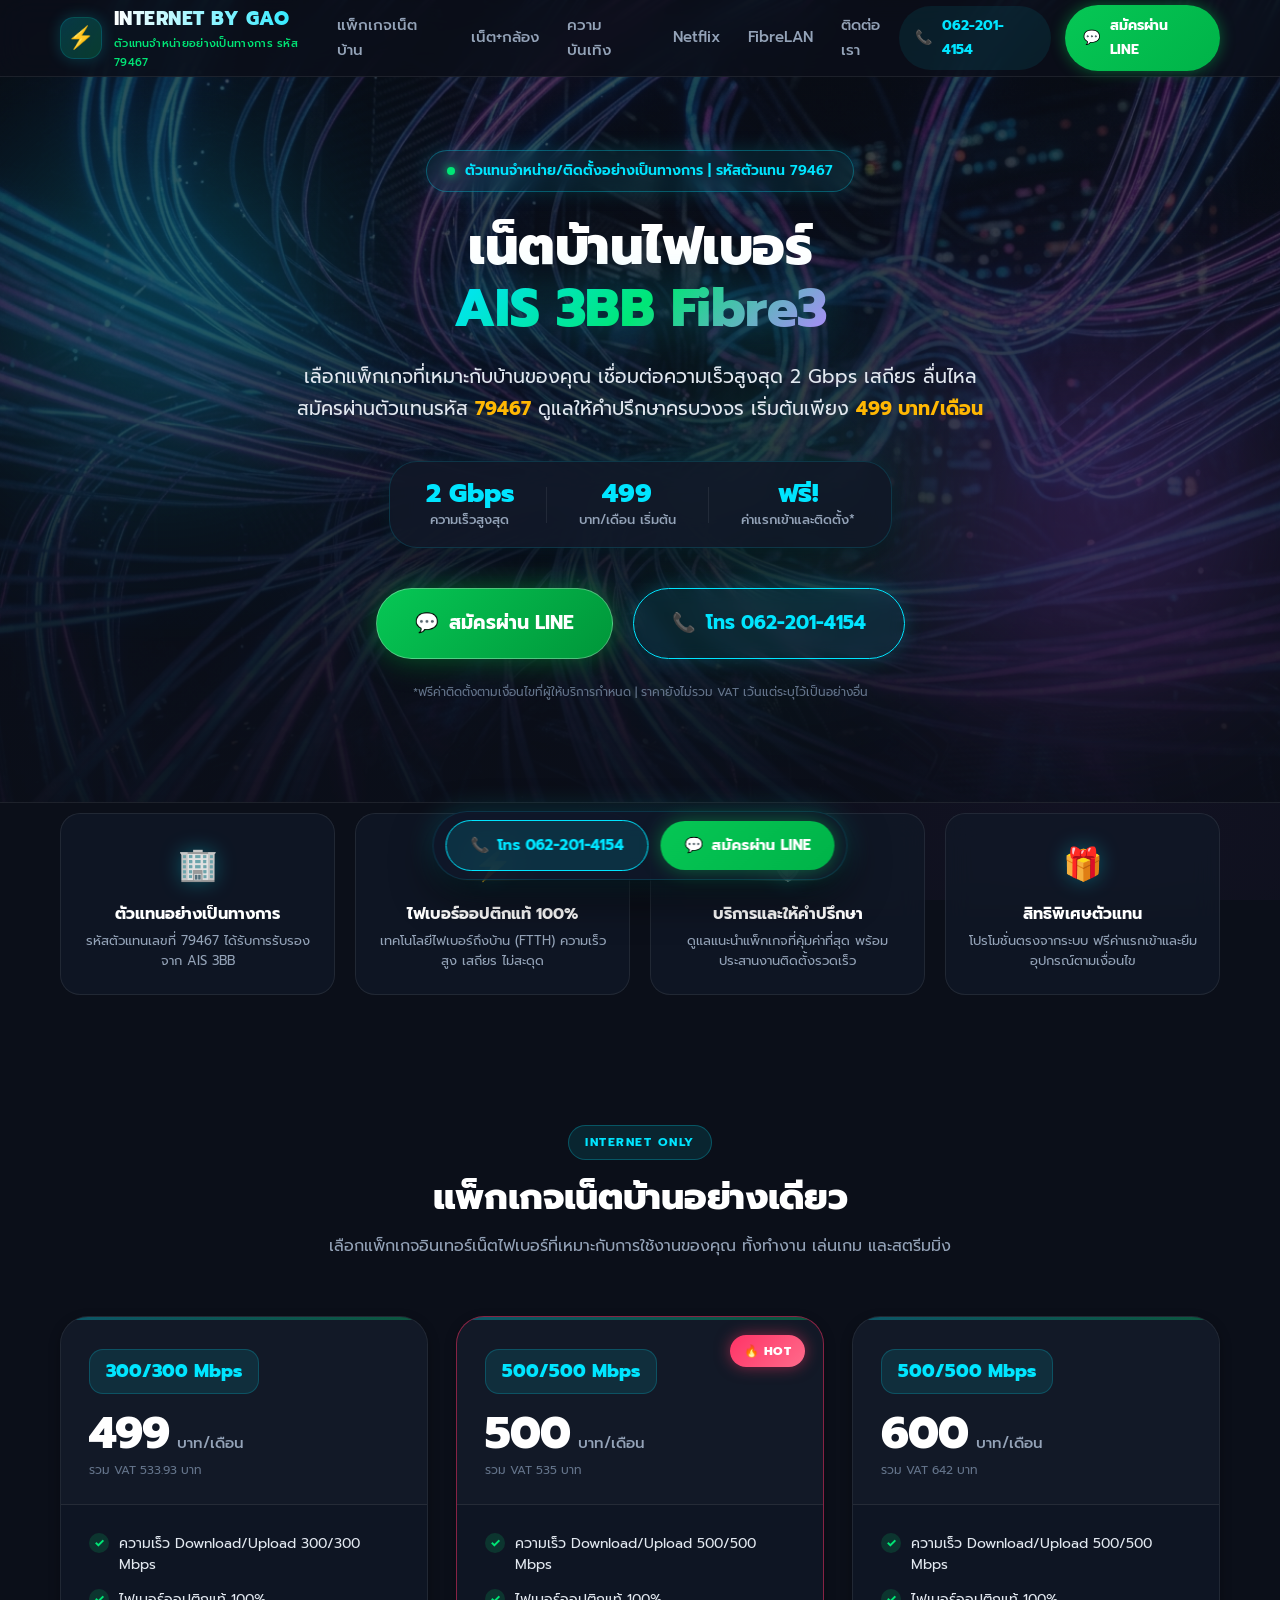
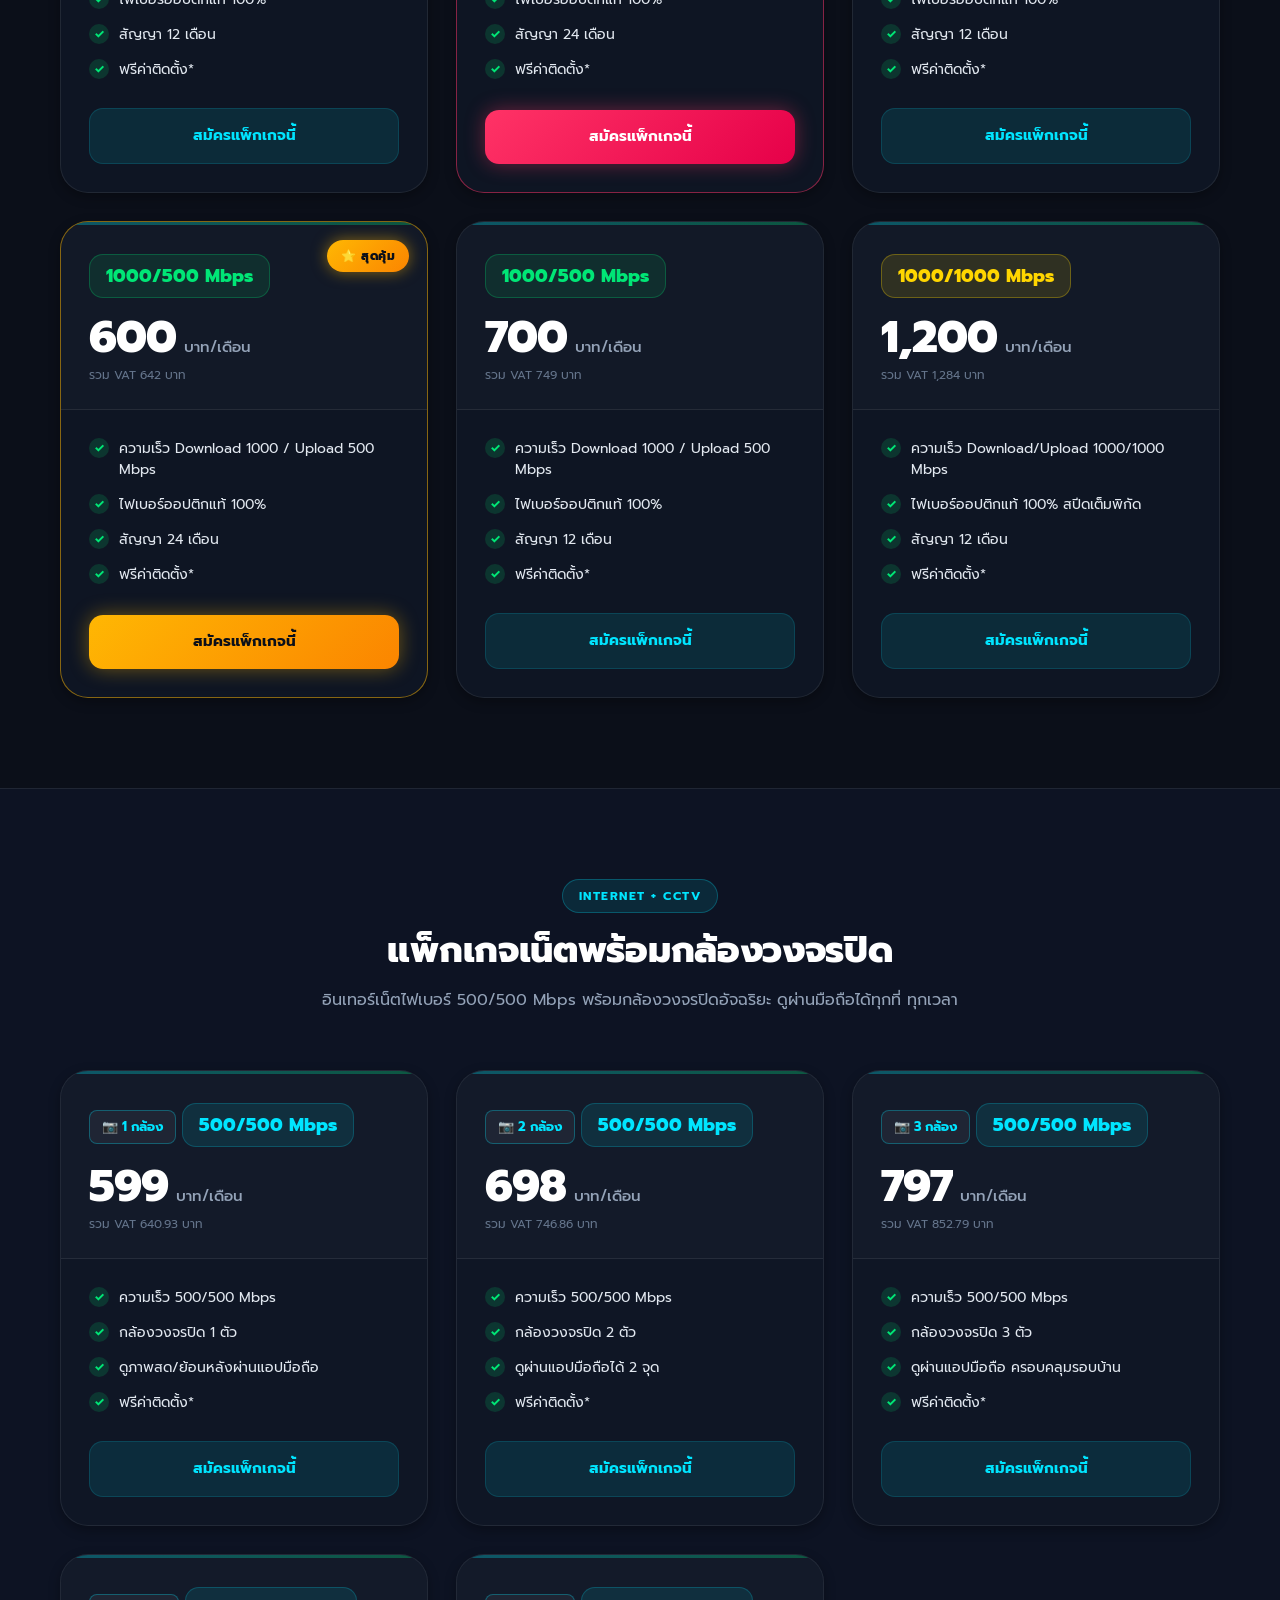
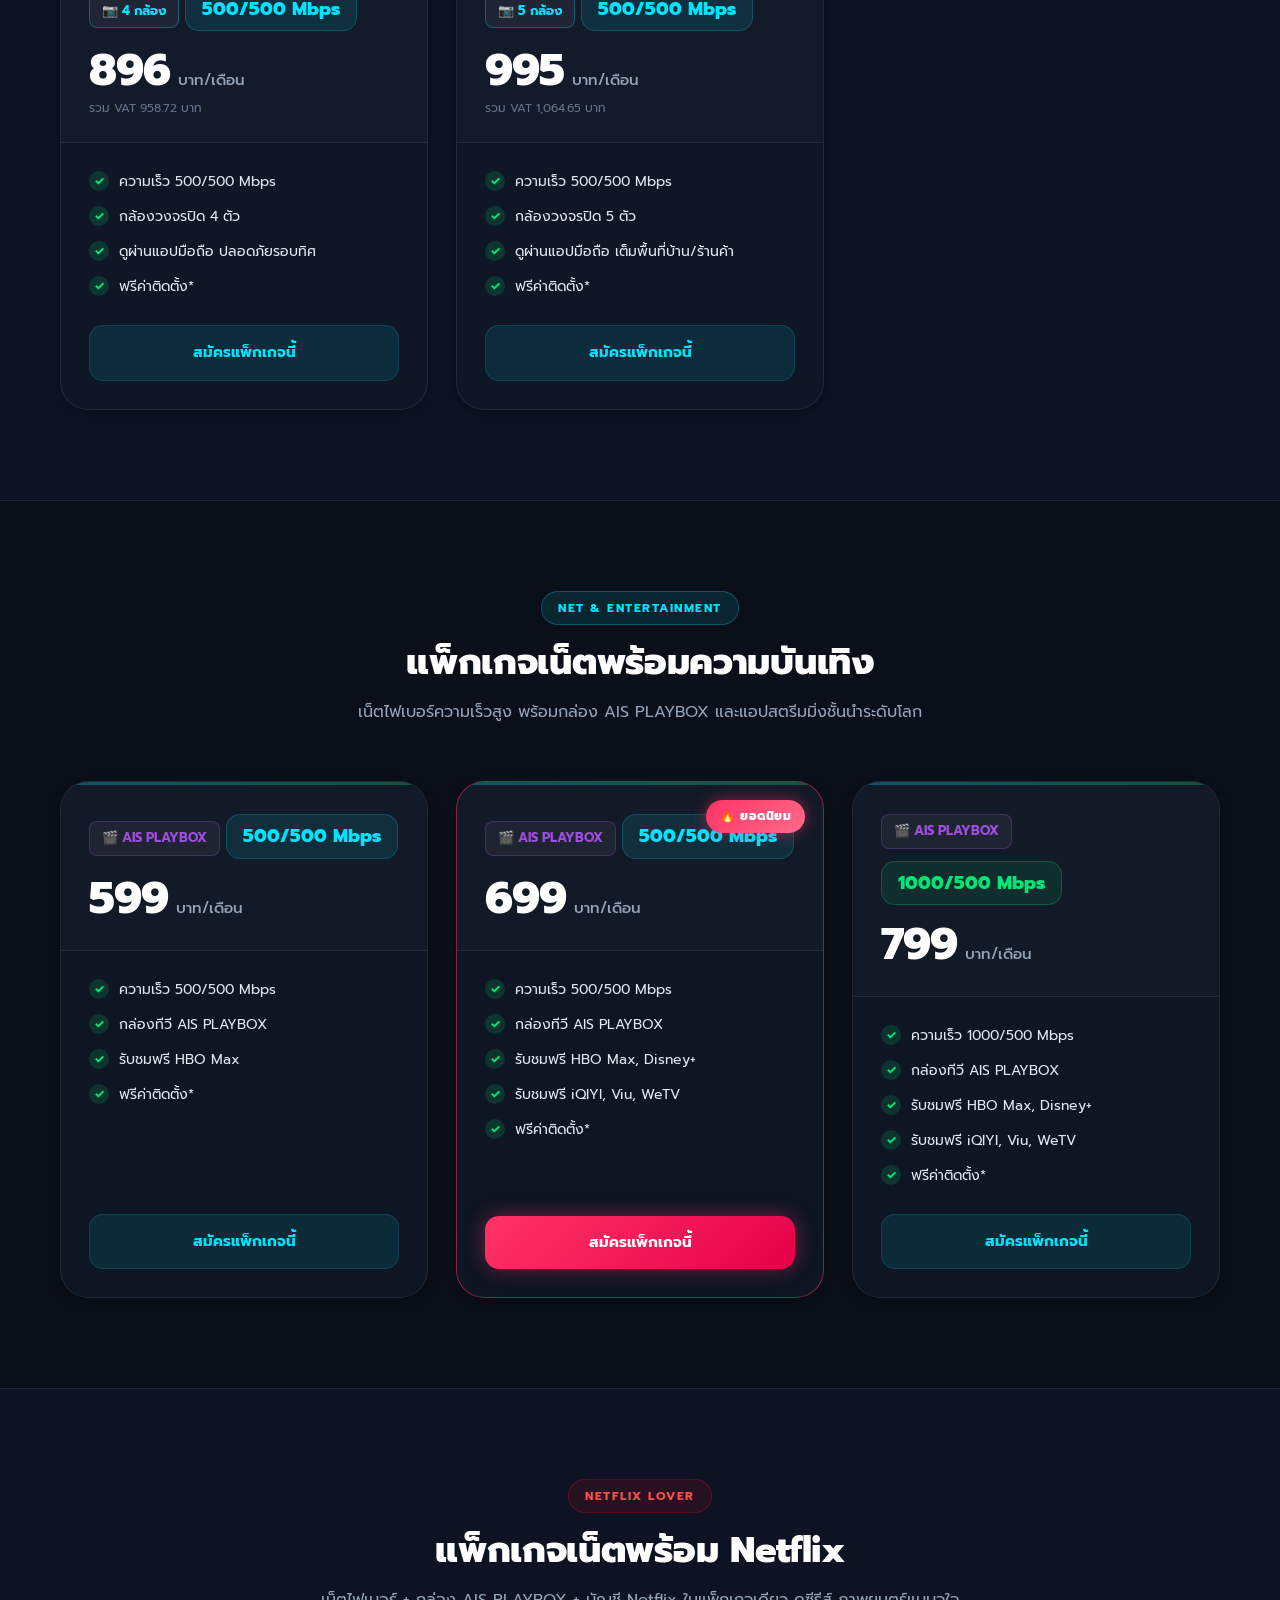
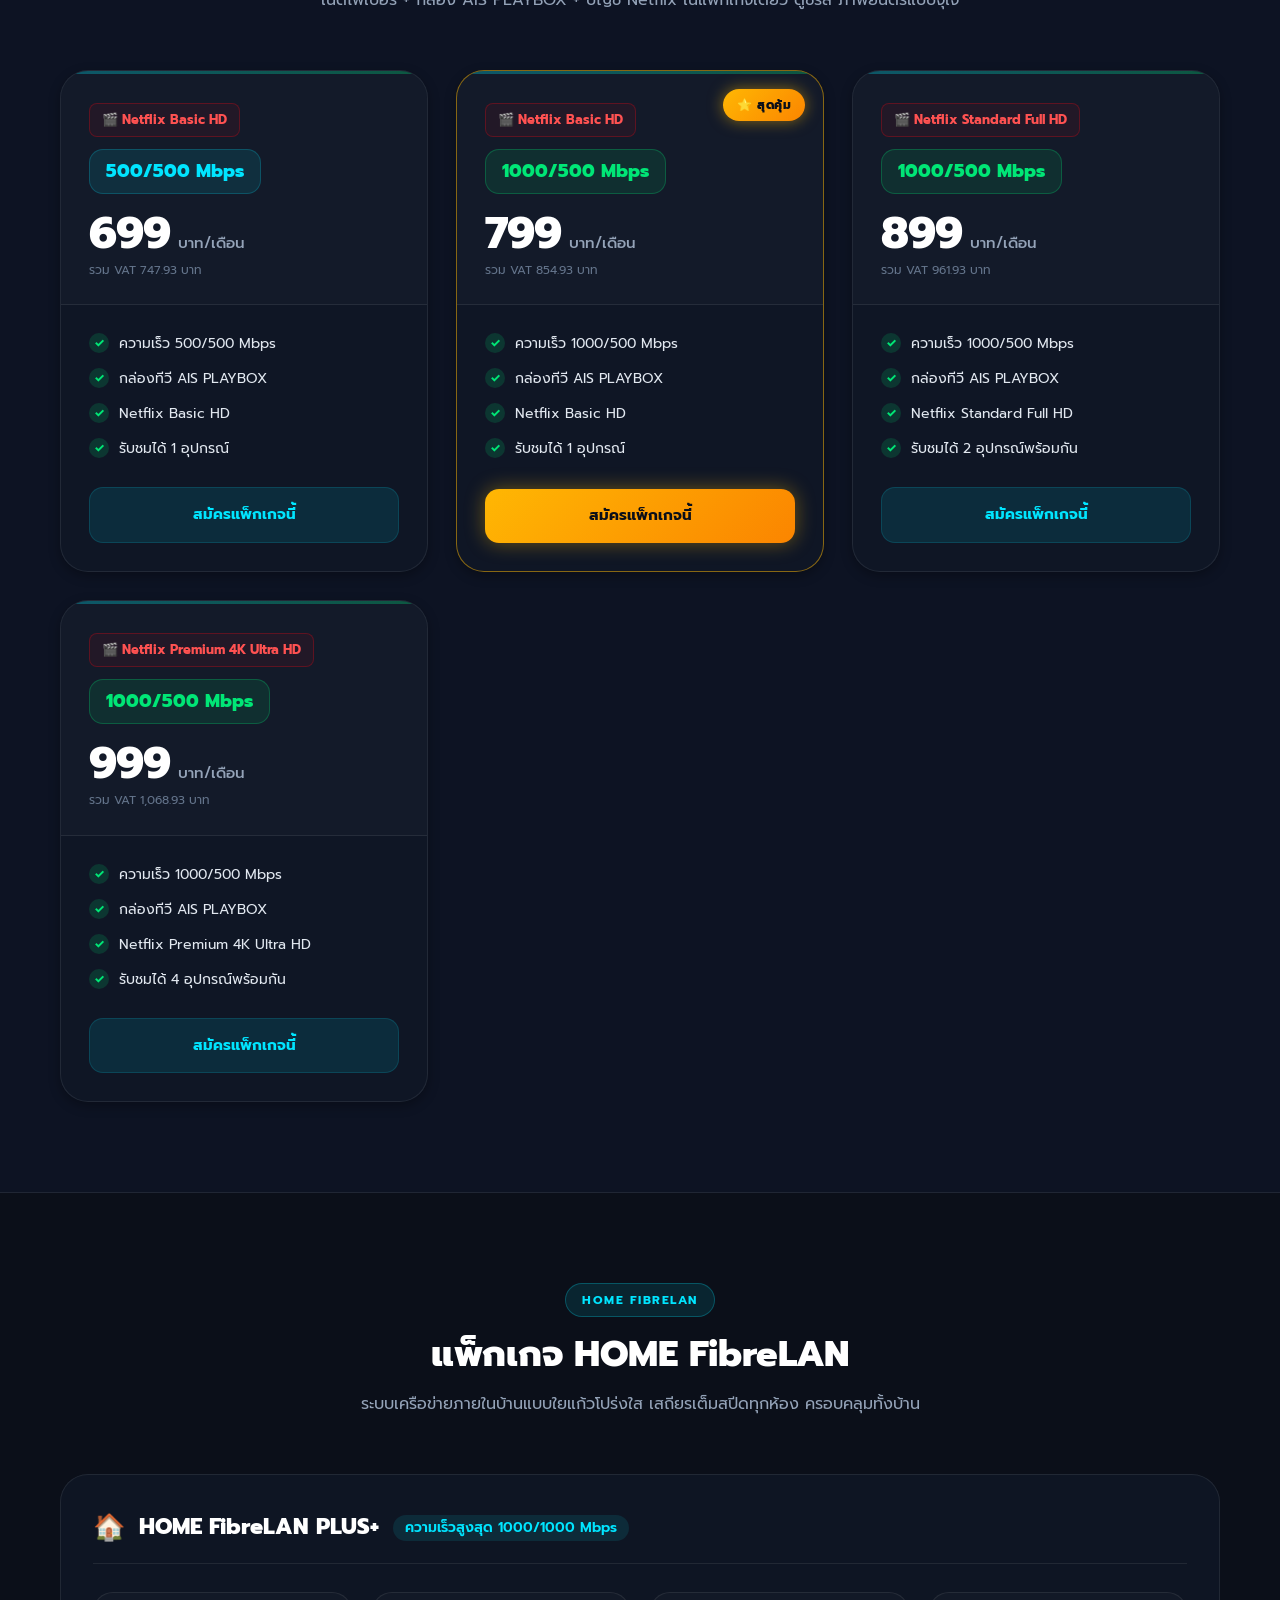
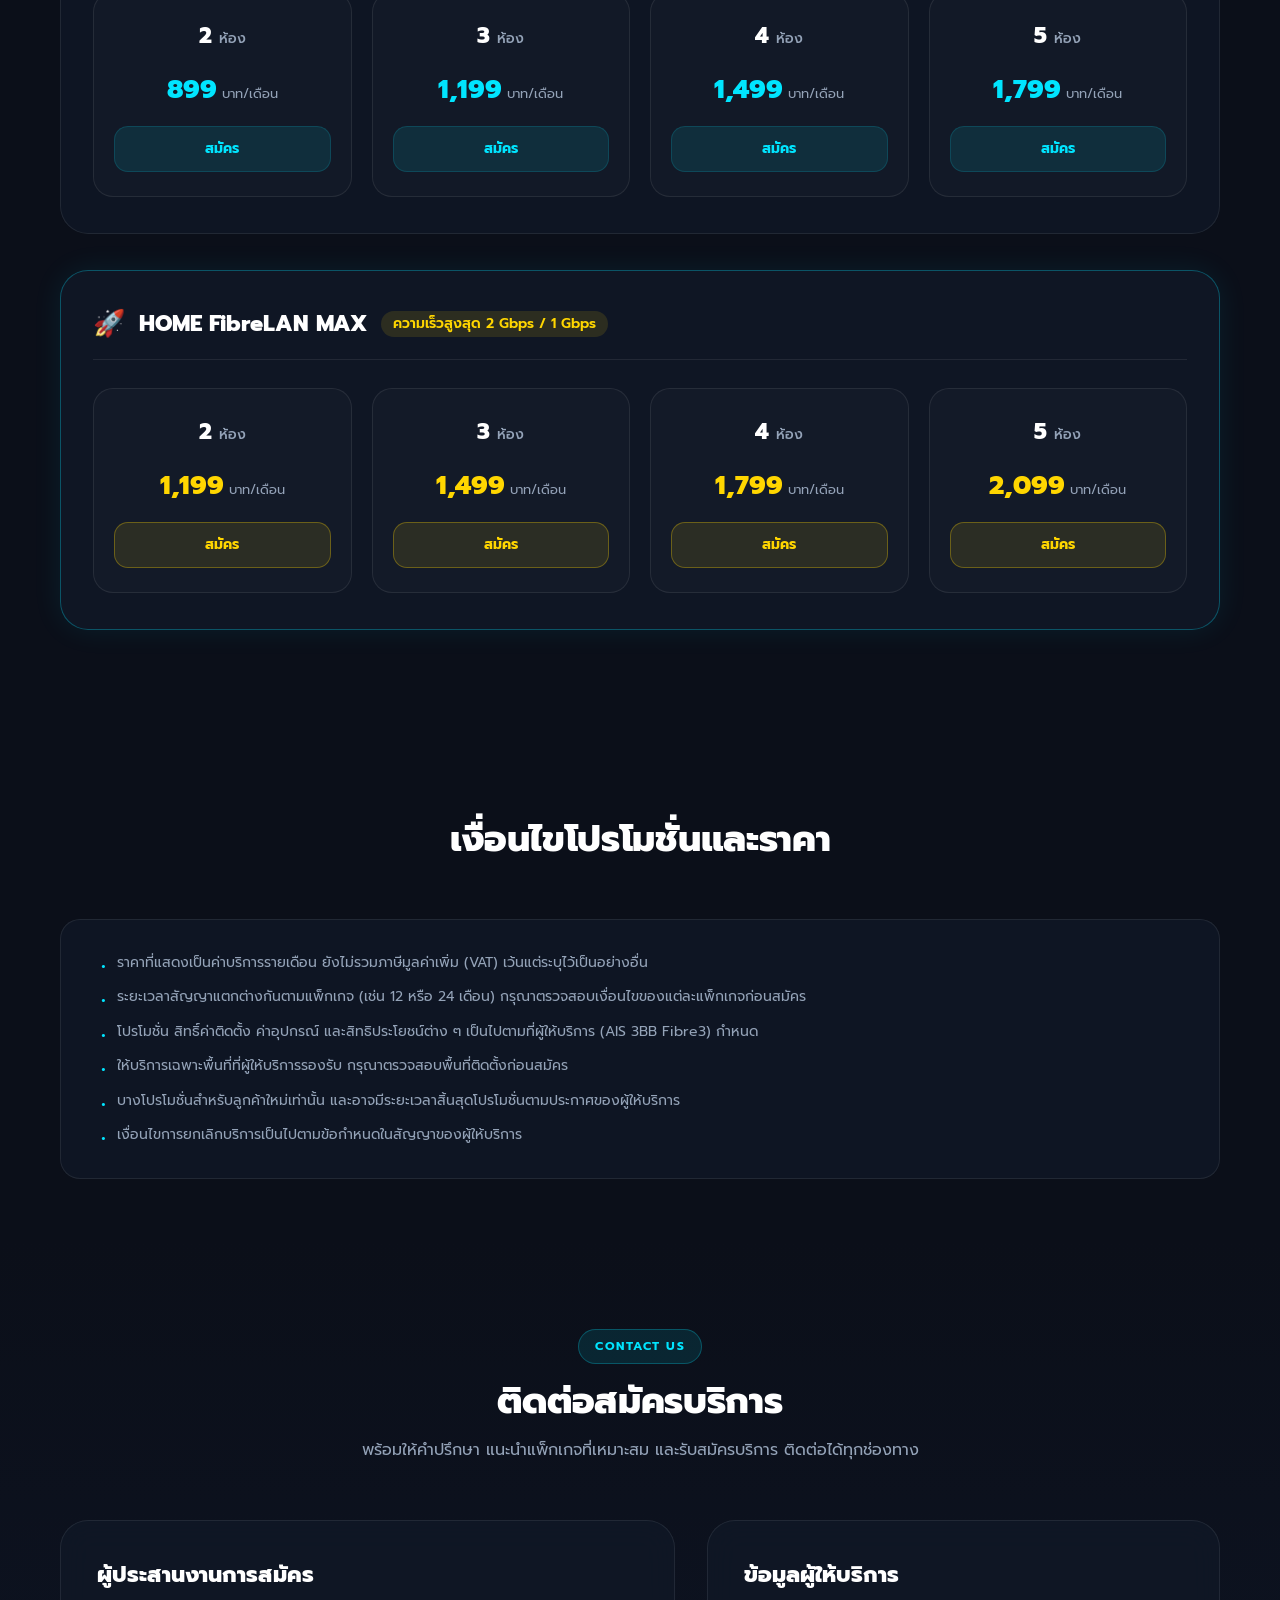
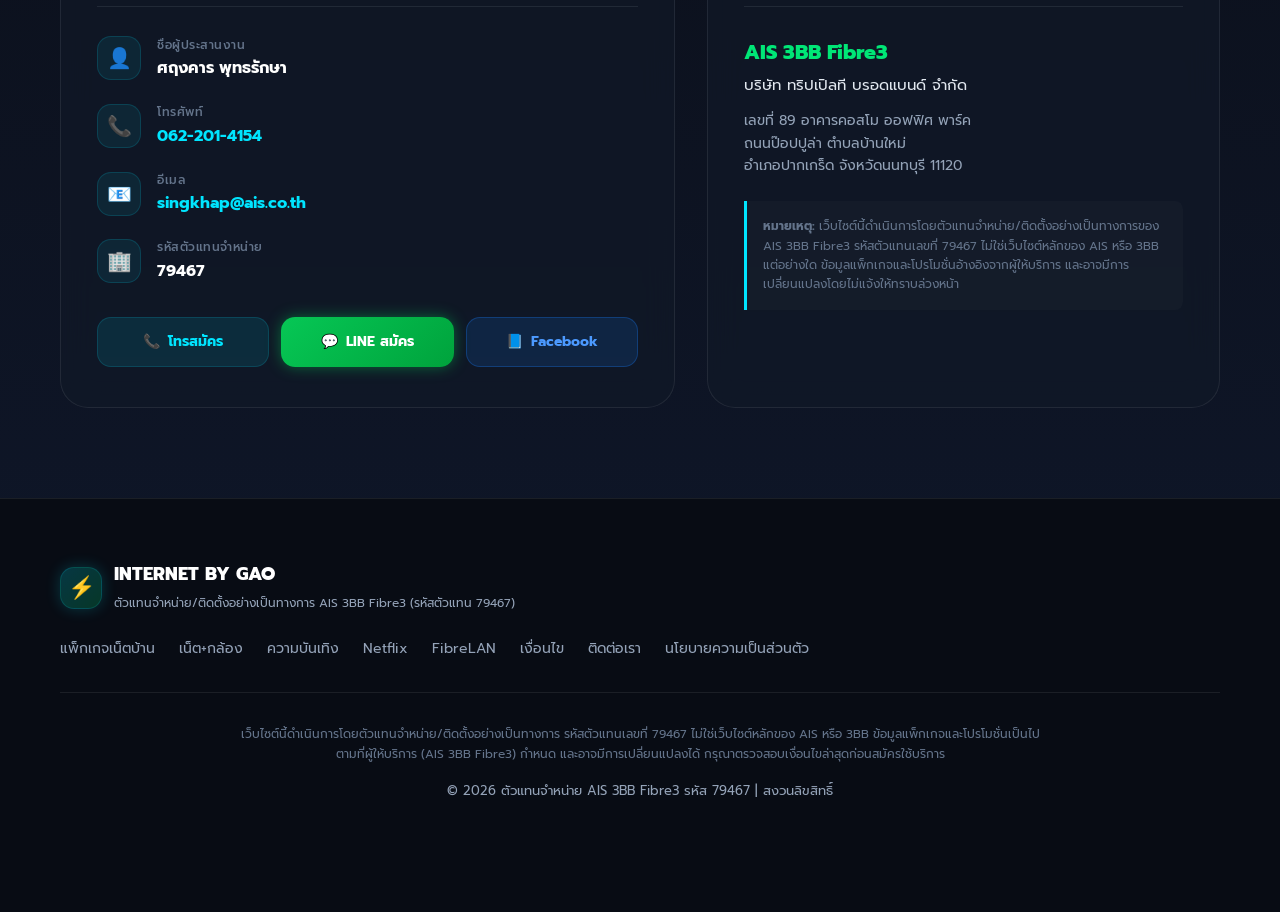
<file: index.html>
<!DOCTYPE html>
<html lang="th">

<head>
  <meta charset="UTF-8">
  <meta name="viewport" content="width=device-width, initial-scale=1.0">
  <meta http-equiv="X-UA-Compatible" content="IE=edge">

  <!-- SEO Meta Tags -->
  <title>เน็ตบ้านไฟเบอร์ AIS 3BB Fibre3 | ตัวแทนจำหน่ายอย่างเป็นทางการ รหัส 79467</title>
  <meta name="description" content="สมัครเน็ตบ้านไฟเบอร์ AIS 3BB Fibre3 ผ่านตัวแทนจำหน่าย/ติดตั้งอย่างเป็นทางการ รหัส 79467 ฟรีค่าติดตั้ง แพ็กเกจเริ่มต้น 499 บาท/เดือน ความเร็วสูงสุด 2 Gbps โทร 062-201-4154 หรือแอด LINE สมัครได้ทันที">
  <meta name="keywords" content="เน็ตบ้าน AIS, เน็ตบ้าน 3BB, AIS 3BB Fibre3, เน็ตบ้านไฟเบอร์, สมัครเน็ตบ้าน, โปรโมชั่นเน็ตบ้าน, เน็ตบ้านพร้อมกล้อง, เน็ตบ้าน Netflix, HOME FibreLAN, เน็ตบ้านนครสวรรค์, ตัวแทนจำหน่าย AIS">
  <meta name="robots" content="index, follow">
  <meta name="author" content="ตัวแทนจำหน่าย AIS 3BB Fibre3 รหัส 79467 (ศฤงคาร พุทธรักษา)">
  <link rel="canonical" href="https://singkhaninternet.xyz/">

  <!-- Open Graph / Social Sharing -->
  <meta property="og:type" content="website">
  <meta property="og:url" content="https://singkhaninternet.xyz/">
  <meta property="og:title" content="เน็ตบ้านไฟเบอร์ AIS 3BB Fibre3 | ตัวแทนจำหน่ายอย่างเป็นทางการ รหัส 79467">
  <meta property="og:description" content="สมัครเน็ตบ้านไฟเบอร์ AIS 3BB Fibre3 แพ็กเกจเริ่มต้น 499 บาท/เดือน ฟรีค่าติดตั้ง โทร 062-201-4154 สมัครง่ายผ่าน LINE">
  <meta property="og:image" content="https://singkhaninternet.xyz/hero-bg.jpg">

  <!-- Twitter Card -->
  <meta name="twitter:card" content="summary_large_image">
  <meta name="twitter:title" content="เน็ตบ้านไฟเบอร์ AIS 3BB Fibre3 | ตัวแทนจำหน่ายอย่างเป็นทางการ">
  <meta name="twitter:description" content="สมัครเน็ตบ้านไฟเบอร์ AIS 3BB Fibre3 แพ็กเกจเริ่มต้น 499 บาท/เดือน โทร 062-201-4154">
  <meta name="twitter:image" content="https://singkhaninternet.xyz/hero-bg.jpg">

  <!-- Google Fonts: Prompt & Inter for Ultra-Modern Readability -->
  <link rel="preconnect" href="https://fonts.googleapis.com">
  <link rel="preconnect" href="https://fonts.gstatic.com" crossorigin>
  <link href="https://fonts.googleapis.com/css2?family=Inter:wght@400;600;700;800&family=Prompt:wght@300;400;500;600;700;800&display=swap" rel="stylesheet">

  <!-- Stylesheet -->
  <link rel="stylesheet" href="style.css">

  <!-- Favicon -->
  <link rel="icon" href="data:image/svg+xml,<svg xmlns='http://www.w3.org/2000/svg' viewBox='0 0 100 100'><text y='.9em' font-size='90'>⚡</text></svg>">

  <!-- ====================================================================
       GOOGLE ADS / GOOGLE TAG MANAGER (GTM) TRACKING CODE SETUP
       วางโค้ด Google Tag (gtag.js) หรือ GTM Container ของคุณด้านล่างนี้:
       
       <script async src="https://www.googletagmanager.com/gtag/js?id=AW-XXXXXXXXX"></script>
       <script>
         window.dataLayer = window.dataLayer || [];
         function gtag(){dataLayer.push(arguments);}
         gtag('js', new Date());
         gtag('config', 'AW-XXXXXXXXX');
       </script>
       ==================================================================== -->

  <!-- Schema.org JSON-LD for LocalBusiness / Dealer -->
  <script type="application/ld+json">
  {
    "@context": "https://schema.org",
    "@type": "LocalBusiness",
    "name": "INTERNET BY GAO - ตัวแทนจำหน่าย AIS 3BB Fibre3 รหัส 79467",
    "image": "https://singkhaninternet.xyz/hero-bg.jpg",
    "telephone": "0622014154",
    "email": "singkhap@ais.co.th",
    "url": "https://singkhaninternet.xyz/",
    "description": "ตัวแทนจำหน่ายและติดตั้งอินเทอร์เน็ตบ้านไฟเบอร์ AIS 3BB Fibre3 อย่างเป็นทางการ รหัสตัวแทน 79467",
    "priceRange": "฿฿",
    "address": {
      "@type": "PostalAddress",
      "addressCountry": "TH"
    }
  }
  </script>

  <!-- Google tag (gtag.js) -->
  <script async src="https://www.googletagmanager.com/gtag/js?id=AW-18393127491"></script>
  <script>
    window.dataLayer = window.dataLayer || [];
    function gtag(){dataLayer.push(arguments);}
    gtag('js', new Date());

    gtag('config', 'AW-18393127491');
  </script>
</head>

<body>

  <!-- ===== NAVBAR ===== -->
  <header>
    <nav class="navbar" id="navbar" aria-label="แถบนำทางหลัก">
      <div class="container nav-container">
        <a href="#" class="nav-logo" aria-label="หน้าแรก INTERNET BY GAO">
          <div class="logo-icon-wrap">⚡</div>
          <div class="logo-text">
            <span class="logo-main">INTERNET BY GAO</span>
            <span class="logo-sub">ตัวแทนจำหน่ายอย่างเป็นทางการ รหัส 79467</span>
          </div>
        </a>

        <div class="nav-links" id="navLinks">
          <a href="#packages" class="nav-link">แพ็กเกจเน็ตบ้าน</a>
          <a href="#cctv" class="nav-link">เน็ต+กล้อง</a>
          <a href="#entertainment" class="nav-link">ความบันเทิง</a>
          <a href="#netflix" class="nav-link">Netflix</a>
          <a href="#fibrelan" class="nav-link">FibreLAN</a>
          <a href="#contact" class="nav-link">ติดต่อเรา</a>
        </div>

        <div class="nav-actions">
          <a href="tel:0622014154" 
             class="btn btn-nav-call" 
             data-conversion="phone" 
             data-conversion-label="nav_call"
             aria-label="โทรสอบถาม 062-201-4154">
            <span>📞</span> 062-201-4154
          </a>
          <a href="https://line.me/ti/p/fxpsLGpZHG" 
             target="_blank" 
             rel="noopener" 
             class="btn btn-nav-line" 
             data-conversion="line" 
             data-conversion-label="nav_line"
             aria-label="สมัครผ่าน LINE">
            <span>💬</span> สมัครผ่าน LINE
          </a>
          <button class="hamburger" id="hamburger" aria-label="เปิดเมนูนำทาง" aria-expanded="false">
            <span></span><span></span><span></span>
          </button>
        </div>
      </div>
    </nav>
  </header>

  <!-- ===== MOBILE MENU ===== -->
  <div class="mobile-menu" id="mobileMenu" aria-label="เมนูบนมือถือ">
    <a href="#packages" class="mobile-link">🌐 แพ็กเกจเน็ตบ้านอย่างเดียว</a>
    <a href="#cctv" class="mobile-link">📷 เน็ต + กล้องวงจรปิด</a>
    <a href="#entertainment" class="mobile-link">🎬 Net &amp; Entertainment</a>
    <a href="#netflix" class="mobile-link">🍿 Netflix Lover</a>
    <a href="#fibrelan" class="mobile-link">🚀 HOME FibreLAN</a>
    <a href="#contact" class="mobile-link">👤 ติดต่อตัวแทน</a>
    <div class="mobile-contact">
      <a href="tel:0622014154" 
         class="btn btn-call-mobile" 
         data-conversion="phone" 
         data-conversion-label="mobile_menu_phone">
        <span>📞</span> โทร 062-201-4154
      </a>
      <a href="https://line.me/ti/p/fxpsLGpZHG" 
         target="_blank" 
         rel="noopener" 
         class="btn btn-line-mobile" 
         data-conversion="line" 
         data-conversion-label="mobile_menu_line">
        <span>💬</span> สมัครผ่าน LINE เลย
      </a>
    </div>
  </div>

  <main>
    <!-- ===== HERO SECTION ===== -->
    <section class="hero" id="hero">
      <div class="hero-bg-shapes">
        <div class="shape shape-1"></div>
        <div class="shape shape-2"></div>
        <div class="shape shape-3"></div>
      </div>
      <div class="container hero-content">
        <div class="hero-badge">
          <span class="badge-dot"></span>
          ตัวแทนจำหน่าย/ติดตั้งอย่างเป็นทางการ | รหัสตัวแทน 79467
        </div>
        <h1 class="hero-title">
          เน็ตบ้านไฟเบอร์<br>
          <span class="hero-highlight">AIS 3BB Fibre3</span>
        </h1>
        <p class="hero-desc">
          เลือกแพ็กเกจที่เหมาะกับบ้านของคุณ เชื่อมต่อความเร็วสูงสุด 2 Gbps เสถียร ลื่นไหล<br>
          สมัครผ่านตัวแทนรหัส <strong>79467</strong> ดูแลให้คำปรึกษาครบวงจร เริ่มต้นเพียง <strong>499 บาท/เดือน</strong>
        </p>
        
        <!-- Hero Stats -->
        <div class="hero-stats">
          <div class="stat-item">
            <span class="stat-number">2 Gbps</span>
            <span class="stat-label">ความเร็วสูงสุด</span>
          </div>
          <div class="stat-divider"></div>
          <div class="stat-item">
            <span class="stat-number">499</span>
            <span class="stat-label">บาท/เดือน เริ่มต้น</span>
          </div>
          <div class="stat-divider"></div>
          <div class="stat-item">
            <span class="stat-number">ฟรี!</span>
            <span class="stat-label">ค่าแรกเข้าและติดตั้ง*</span>
          </div>
        </div>

        <!-- Hero CTAs -->
        <div class="hero-cta">
          <a href="https://line.me/ti/p/fxpsLGpZHG" 
             target="_blank" 
             rel="noopener" 
             class="btn btn-primary-lg" 
             data-conversion="line" 
             data-conversion-label="hero_cta_line">
            <span>💬</span> สมัครผ่าน LINE
          </a>
          <a href="tel:0622014154" 
             class="btn btn-outline-lg" 
             data-conversion="phone" 
             data-conversion-label="hero_cta_phone">
            <span>📞</span> โทร 062-201-4154
          </a>
        </div>
        <p class="hero-disclaimer">
          *ฟรีค่าติดตั้งตามเงื่อนไขที่ผู้ให้บริการกำหนด | ราคายังไม่รวม VAT เว้นแต่ระบุไว้เป็นอย่างอื่น
        </p>
      </div>
    </section>

    <!-- ===== TRUST & VALUE PROPOSITION ===== -->
    <section class="trust-section">
      <div class="container">
        <div class="trust-grid">
          <div class="trust-item">
            <div class="trust-icon">🏢</div>
            <h3>ตัวแทนอย่างเป็นทางการ</h3>
            <p>รหัสตัวแทนเลขที่ 79467 ได้รับการรับรองจาก AIS 3BB</p>
          </div>
          <div class="trust-item">
            <div class="trust-icon">⚡</div>
            <h3>ไฟเบอร์ออปติกแท้ 100%</h3>
            <p>เทคโนโลยีไฟเบอร์ถึงบ้าน (FTTH) ความเร็วสูง เสถียร ไม่สะดุด</p>
          </div>
          <div class="trust-item">
            <div class="trust-icon">🛡️</div>
            <h3>บริการและให้คำปรึกษา</h3>
            <p>ดูแลแนะนำแพ็กเกจที่คุ้มค่าที่สุด พร้อมประสานงานติดตั้งรวดเร็ว</p>
          </div>
          <div class="trust-item">
            <div class="trust-icon">🎁</div>
            <h3>สิทธิพิเศษตัวแทน</h3>
            <p>โปรโมชั่นตรงจากระบบ ฟรีค่าแรกเข้าและยืมอุปกรณ์ตามเงื่อนไข</p>
          </div>
        </div>
      </div>
    </section>

    <!-- ===== SECTION 1: PACKAGES - เน็ตบ้านอย่างเดียว ===== -->
    <section class="section" id="packages">
      <div class="container">
        <div class="section-header">
          <span class="section-tag">Internet Only</span>
          <h2 class="section-title">แพ็กเกจเน็ตบ้านอย่างเดียว</h2>
          <p class="section-desc">เลือกแพ็กเกจอินเทอร์เน็ตไฟเบอร์ที่เหมาะกับการใช้งานของคุณ ทั้งทำงาน เล่นเกม และสตรีมมิ่ง</p>
        </div>
        <div class="packages-grid">

          <!-- 499 -->
          <article class="package-card">
            <div class="card-header">
              <span class="speed-badge">300/300 Mbps</span>
              <div class="price-block">
                <span class="price-amount">499</span>
                <span class="price-unit">บาท/เดือน</span>
              </div>
              <span class="price-vat">รวม VAT 533.93 บาท</span>
            </div>
            <div class="card-body">
              <ul class="feature-list">
                <li><span class="check">✓</span> ความเร็ว Download/Upload 300/300 Mbps</li>
                <li><span class="check">✓</span> ไฟเบอร์ออปติกแท้ 100%</li>
                <li><span class="check">✓</span> สัญญา 12 เดือน</li>
                <li><span class="check">✓</span> ฟรีค่าติดตั้ง*</li>
              </ul>
              <a href="https://line.me/ti/p/fxpsLGpZHG" 
                 target="_blank" 
                 rel="noopener" 
                 class="btn btn-card" 
                 data-conversion="line" 
                 data-conversion-label="pkg_only_499">
                สมัครแพ็กเกจนี้
              </a>
            </div>
          </article>

          <!-- 500 HOT -->
          <article class="package-card card-hot">
            <div class="card-badge">🔥 HOT</div>
            <div class="card-header">
              <span class="speed-badge">500/500 Mbps</span>
              <div class="price-block">
                <span class="price-amount">500</span>
                <span class="price-unit">บาท/เดือน</span>
              </div>
              <span class="price-vat">รวม VAT 535 บาท</span>
            </div>
            <div class="card-body">
              <ul class="feature-list">
                <li><span class="check">✓</span> ความเร็ว Download/Upload 500/500 Mbps</li>
                <li><span class="check">✓</span> ไฟเบอร์ออปติกแท้ 100%</li>
                <li><span class="check">✓</span> สัญญา 24 เดือน</li>
                <li><span class="check">✓</span> ฟรีค่าติดตั้ง*</li>
              </ul>
              <a href="https://line.me/ti/p/fxpsLGpZHG" 
                 target="_blank" 
                 rel="noopener" 
                 class="btn btn-card btn-hot" 
                 data-conversion="line" 
                 data-conversion-label="pkg_only_500">
                สมัครแพ็กเกจนี้
              </a>
            </div>
          </article>

          <!-- 600 12m -->
          <article class="package-card">
            <div class="card-header">
              <span class="speed-badge">500/500 Mbps</span>
              <div class="price-block">
                <span class="price-amount">600</span>
                <span class="price-unit">บาท/เดือน</span>
              </div>
              <span class="price-vat">รวม VAT 642 บาท</span>
            </div>
            <div class="card-body">
              <ul class="feature-list">
                <li><span class="check">✓</span> ความเร็ว Download/Upload 500/500 Mbps</li>
                <li><span class="check">✓</span> ไฟเบอร์ออปติกแท้ 100%</li>
                <li><span class="check">✓</span> สัญญา 12 เดือน</li>
                <li><span class="check">✓</span> ฟรีค่าติดตั้ง*</li>
              </ul>
              <a href="https://line.me/ti/p/fxpsLGpZHG" 
                 target="_blank" 
                 rel="noopener" 
                 class="btn btn-card" 
                 data-conversion="line" 
                 data-conversion-label="pkg_only_600_12m">
                สมัครแพ็กเกจนี้
              </a>
            </div>
          </article>

          <!-- 600 สุดคุ้ม 1000/500 -->
          <article class="package-card card-best">
            <div class="card-badge badge-best">⭐ สุดคุ้ม</div>
            <div class="card-header">
              <span class="speed-badge speed-fast">1000/500 Mbps</span>
              <div class="price-block">
                <span class="price-amount">600</span>
                <span class="price-unit">บาท/เดือน</span>
              </div>
              <span class="price-vat">รวม VAT 642 บาท</span>
            </div>
            <div class="card-body">
              <ul class="feature-list">
                <li><span class="check">✓</span> ความเร็ว Download 1000 / Upload 500 Mbps</li>
                <li><span class="check">✓</span> ไฟเบอร์ออปติกแท้ 100%</li>
                <li><span class="check">✓</span> สัญญา 24 เดือน</li>
                <li><span class="check">✓</span> ฟรีค่าติดตั้ง*</li>
              </ul>
              <a href="https://line.me/ti/p/fxpsLGpZHG" 
                 target="_blank" 
                 rel="noopener" 
                 class="btn btn-card btn-best" 
                 data-conversion="line" 
                 data-conversion-label="pkg_only_600_best">
                สมัครแพ็กเกจนี้
              </a>
            </div>
          </article>

          <!-- 700 -->
          <article class="package-card">
            <div class="card-header">
              <span class="speed-badge speed-fast">1000/500 Mbps</span>
              <div class="price-block">
                <span class="price-amount">700</span>
                <span class="price-unit">บาท/เดือน</span>
              </div>
              <span class="price-vat">รวม VAT 749 บาท</span>
            </div>
            <div class="card-body">
              <ul class="feature-list">
                <li><span class="check">✓</span> ความเร็ว Download 1000 / Upload 500 Mbps</li>
                <li><span class="check">✓</span> ไฟเบอร์ออปติกแท้ 100%</li>
                <li><span class="check">✓</span> สัญญา 12 เดือน</li>
                <li><span class="check">✓</span> ฟรีค่าติดตั้ง*</li>
              </ul>
              <a href="https://line.me/ti/p/fxpsLGpZHG" 
                 target="_blank" 
                 rel="noopener" 
                 class="btn btn-card" 
                 data-conversion="line" 
                 data-conversion-label="pkg_only_700">
                สมัครแพ็กเกจนี้
              </a>
            </div>
          </article>

          <!-- 1200 Ultra Speed -->
          <article class="package-card">
            <div class="card-header">
              <span class="speed-badge speed-ultra">1000/1000 Mbps</span>
              <div class="price-block">
                <span class="price-amount">1,200</span>
                <span class="price-unit">บาท/เดือน</span>
              </div>
              <span class="price-vat">รวม VAT 1,284 บาท</span>
            </div>
            <div class="card-body">
              <ul class="feature-list">
                <li><span class="check">✓</span> ความเร็ว Download/Upload 1000/1000 Mbps</li>
                <li><span class="check">✓</span> ไฟเบอร์ออปติกแท้ 100% สปีดเต็มพิกัด</li>
                <li><span class="check">✓</span> สัญญา 12 เดือน</li>
                <li><span class="check">✓</span> ฟรีค่าติดตั้ง*</li>
              </ul>
              <a href="https://line.me/ti/p/fxpsLGpZHG" 
                 target="_blank" 
                 rel="noopener" 
                 class="btn btn-card" 
                 data-conversion="line" 
                 data-conversion-label="pkg_only_1200">
                สมัครแพ็กเกจนี้
              </a>
            </div>
          </article>
        </div>
      </div>
    </section>

    <!-- ===== SECTION 2: PACKAGES - เน็ต+กล้องวงจรปิด ===== -->
    <section class="section section-alt" id="cctv">
      <div class="container">
        <div class="section-header">
          <span class="section-tag">Internet + CCTV</span>
          <h2 class="section-title">แพ็กเกจเน็ตพร้อมกล้องวงจรปิด</h2>
          <p class="section-desc">อินเทอร์เน็ตไฟเบอร์ 500/500 Mbps พร้อมกล้องวงจรปิดอัจฉริยะ ดูผ่านมือถือได้ทุกที่ ทุกเวลา</p>
        </div>
        <div class="packages-grid">

          <!-- 599 1 กล้อง -->
          <article class="package-card card-cctv">
            <div class="card-header">
              <div class="cctv-badge">📷 1 กล้อง</div>
              <span class="speed-badge">500/500 Mbps</span>
              <div class="price-block">
                <span class="price-amount">599</span>
                <span class="price-unit">บาท/เดือน</span>
              </div>
              <span class="price-vat">รวม VAT 640.93 บาท</span>
            </div>
            <div class="card-body">
              <ul class="feature-list">
                <li><span class="check">✓</span> ความเร็ว 500/500 Mbps</li>
                <li><span class="check">✓</span> กล้องวงจรปิด 1 ตัว</li>
                <li><span class="check">✓</span> ดูภาพสด/ย้อนหลังผ่านแอปมือถือ</li>
                <li><span class="check">✓</span> ฟรีค่าติดตั้ง*</li>
              </ul>
              <a href="https://line.me/ti/p/fxpsLGpZHG" 
                 target="_blank" 
                 rel="noopener" 
                 class="btn btn-card" 
                 data-conversion="line" 
                 data-conversion-label="pkg_cctv_1">
                สมัครแพ็กเกจนี้
              </a>
            </div>
          </article>

          <!-- 698 2 กล้อง -->
          <article class="package-card card-cctv">
            <div class="card-header">
              <div class="cctv-badge">📷 2 กล้อง</div>
              <span class="speed-badge">500/500 Mbps</span>
              <div class="price-block">
                <span class="price-amount">698</span>
                <span class="price-unit">บาท/เดือน</span>
              </div>
              <span class="price-vat">รวม VAT 746.86 บาท</span>
            </div>
            <div class="card-body">
              <ul class="feature-list">
                <li><span class="check">✓</span> ความเร็ว 500/500 Mbps</li>
                <li><span class="check">✓</span> กล้องวงจรปิด 2 ตัว</li>
                <li><span class="check">✓</span> ดูผ่านแอปมือถือได้ 2 จุด</li>
                <li><span class="check">✓</span> ฟรีค่าติดตั้ง*</li>
              </ul>
              <a href="https://line.me/ti/p/fxpsLGpZHG" 
                 target="_blank" 
                 rel="noopener" 
                 class="btn btn-card" 
                 data-conversion="line" 
                 data-conversion-label="pkg_cctv_2">
                สมัครแพ็กเกจนี้
              </a>
            </div>
          </article>

          <!-- 797 3 กล้อง -->
          <article class="package-card card-cctv">
            <div class="card-header">
              <div class="cctv-badge">📷 3 กล้อง</div>
              <span class="speed-badge">500/500 Mbps</span>
              <div class="price-block">
                <span class="price-amount">797</span>
                <span class="price-unit">บาท/เดือน</span>
              </div>
              <span class="price-vat">รวม VAT 852.79 บาท</span>
            </div>
            <div class="card-body">
              <ul class="feature-list">
                <li><span class="check">✓</span> ความเร็ว 500/500 Mbps</li>
                <li><span class="check">✓</span> กล้องวงจรปิด 3 ตัว</li>
                <li><span class="check">✓</span> ดูผ่านแอปมือถือ ครอบคลุมรอบบ้าน</li>
                <li><span class="check">✓</span> ฟรีค่าติดตั้ง*</li>
              </ul>
              <a href="https://line.me/ti/p/fxpsLGpZHG" 
                 target="_blank" 
                 rel="noopener" 
                 class="btn btn-card" 
                 data-conversion="line" 
                 data-conversion-label="pkg_cctv_3">
                สมัครแพ็กเกจนี้
              </a>
            </div>
          </article>

          <!-- 896 4 กล้อง -->
          <article class="package-card card-cctv">
            <div class="card-header">
              <div class="cctv-badge">📷 4 กล้อง</div>
              <span class="speed-badge">500/500 Mbps</span>
              <div class="price-block">
                <span class="price-amount">896</span>
                <span class="price-unit">บาท/เดือน</span>
              </div>
              <span class="price-vat">รวม VAT 958.72 บาท</span>
            </div>
            <div class="card-body">
              <ul class="feature-list">
                <li><span class="check">✓</span> ความเร็ว 500/500 Mbps</li>
                <li><span class="check">✓</span> กล้องวงจรปิด 4 ตัว</li>
                <li><span class="check">✓</span> ดูผ่านแอปมือถือ ปลอดภัยรอบทิศ</li>
                <li><span class="check">✓</span> ฟรีค่าติดตั้ง*</li>
              </ul>
              <a href="https://line.me/ti/p/fxpsLGpZHG" 
                 target="_blank" 
                 rel="noopener" 
                 class="btn btn-card" 
                 data-conversion="line" 
                 data-conversion-label="pkg_cctv_4">
                สมัครแพ็กเกจนี้
              </a>
            </div>
          </article>

          <!-- 995 5 กล้อง -->
          <article class="package-card card-cctv">
            <div class="card-header">
              <div class="cctv-badge">📷 5 กล้อง</div>
              <span class="speed-badge">500/500 Mbps</span>
              <div class="price-block">
                <span class="price-amount">995</span>
                <span class="price-unit">บาท/เดือน</span>
              </div>
              <span class="price-vat">รวม VAT 1,064.65 บาท</span>
            </div>
            <div class="card-body">
              <ul class="feature-list">
                <li><span class="check">✓</span> ความเร็ว 500/500 Mbps</li>
                <li><span class="check">✓</span> กล้องวงจรปิด 5 ตัว</li>
                <li><span class="check">✓</span> ดูผ่านแอปมือถือ เต็มพื้นที่บ้าน/ร้านค้า</li>
                <li><span class="check">✓</span> ฟรีค่าติดตั้ง*</li>
              </ul>
              <a href="https://line.me/ti/p/fxpsLGpZHG" 
                 target="_blank" 
                 rel="noopener" 
                 class="btn btn-card" 
                 data-conversion="line" 
                 data-conversion-label="pkg_cctv_5">
                สมัครแพ็กเกจนี้
              </a>
            </div>
          </article>

        </div>
      </div>
    </section>

    <!-- ===== SECTION 3: PACKAGES - Net & Entertainment ===== -->
    <section class="section" id="entertainment">
      <div class="container">
        <div class="section-header">
          <span class="section-tag">Net &amp; Entertainment</span>
          <h2 class="section-title">แพ็กเกจเน็ตพร้อมความบันเทิง</h2>
          <p class="section-desc">เน็ตไฟเบอร์ความเร็วสูง พร้อมกล่อง AIS PLAYBOX และแอปสตรีมมิ่งชั้นนำระดับโลก</p>
        </div>
        <div class="packages-grid">

          <!-- 599 HBO -->
          <article class="package-card card-ent">
            <div class="card-header">
              <div class="ent-badge">🎬 AIS PLAYBOX</div>
              <span class="speed-badge">500/500 Mbps</span>
              <div class="price-block">
                <span class="price-amount">599</span>
                <span class="price-unit">บาท/เดือน</span>
              </div>
            </div>
            <div class="card-body">
              <ul class="feature-list">
                <li><span class="check">✓</span> ความเร็ว 500/500 Mbps</li>
                <li><span class="check">✓</span> กล่องทีวี AIS PLAYBOX</li>
                <li><span class="check">✓</span> รับชมฟรี HBO Max</li>
                <li><span class="check">✓</span> ฟรีค่าติดตั้ง*</li>
              </ul>
              <a href="https://line.me/ti/p/fxpsLGpZHG" 
                 target="_blank" 
                 rel="noopener" 
                 class="btn btn-card" 
                 data-conversion="line" 
                 data-conversion-label="pkg_ent_599">
                สมัครแพ็กเกจนี้
              </a>
            </div>
          </article>

          <!-- 699 All Streaming HOT -->
          <article class="package-card card-ent card-hot">
            <div class="card-badge">🔥 ยอดนิยม</div>
            <div class="card-header">
              <div class="ent-badge">🎬 AIS PLAYBOX</div>
              <span class="speed-badge">500/500 Mbps</span>
              <div class="price-block">
                <span class="price-amount">699</span>
                <span class="price-unit">บาท/เดือน</span>
              </div>
            </div>
            <div class="card-body">
              <ul class="feature-list">
                <li><span class="check">✓</span> ความเร็ว 500/500 Mbps</li>
                <li><span class="check">✓</span> กล่องทีวี AIS PLAYBOX</li>
                <li><span class="check">✓</span> รับชมฟรี HBO Max, Disney+</li>
                <li><span class="check">✓</span> รับชมฟรี iQIYI, Viu, WeTV</li>
                <li><span class="check">✓</span> ฟรีค่าติดตั้ง*</li>
              </ul>
              <a href="https://line.me/ti/p/fxpsLGpZHG" 
                 target="_blank" 
                 rel="noopener" 
                 class="btn btn-card btn-hot" 
                 data-conversion="line" 
                 data-conversion-label="pkg_ent_699_hot">
                สมัครแพ็กเกจนี้
              </a>
            </div>
          </article>

          <!-- 799 1Gbps -->
          <article class="package-card card-ent">
            <div class="card-header">
              <div class="ent-badge">🎬 AIS PLAYBOX</div>
              <span class="speed-badge speed-fast">1000/500 Mbps</span>
              <div class="price-block">
                <span class="price-amount">799</span>
                <span class="price-unit">บาท/เดือน</span>
              </div>
            </div>
            <div class="card-body">
              <ul class="feature-list">
                <li><span class="check">✓</span> ความเร็ว 1000/500 Mbps</li>
                <li><span class="check">✓</span> กล่องทีวี AIS PLAYBOX</li>
                <li><span class="check">✓</span> รับชมฟรี HBO Max, Disney+</li>
                <li><span class="check">✓</span> รับชมฟรี iQIYI, Viu, WeTV</li>
                <li><span class="check">✓</span> ฟรีค่าติดตั้ง*</li>
              </ul>
              <a href="https://line.me/ti/p/fxpsLGpZHG" 
                 target="_blank" 
                 rel="noopener" 
                 class="btn btn-card" 
                 data-conversion="line" 
                 data-conversion-label="pkg_ent_799">
                สมัครแพ็กเกจนี้
              </a>
            </div>
          </article>

        </div>
      </div>
    </section>

    <!-- ===== SECTION 4: PACKAGES - Netflix Lover ===== -->
    <section class="section section-alt" id="netflix">
      <div class="container">
        <div class="section-header">
          <span class="section-tag tag-netflix">Netflix Lover</span>
          <h2 class="section-title">แพ็กเกจเน็ตพร้อม Netflix</h2>
          <p class="section-desc">เน็ตไฟเบอร์ + กล่อง AIS PLAYBOX + บัญชี Netflix ในแพ็กเกจเดียว ดูซีรีส์ ภาพยนตร์แบบจุใจ</p>
        </div>
        <div class="packages-grid">

          <!-- 699 Netflix Basic -->
          <article class="package-card card-netflix">
            <div class="card-header">
              <div class="netflix-badge">🎬 Netflix Basic HD</div>
              <span class="speed-badge">500/500 Mbps</span>
              <div class="price-block">
                <span class="price-amount">699</span>
                <span class="price-unit">บาท/เดือน</span>
              </div>
              <span class="price-vat">รวม VAT 747.93 บาท</span>
            </div>
            <div class="card-body">
              <ul class="feature-list">
                <li><span class="check">✓</span> ความเร็ว 500/500 Mbps</li>
                <li><span class="check">✓</span> กล่องทีวี AIS PLAYBOX</li>
                <li><span class="check">✓</span> Netflix Basic HD</li>
                <li><span class="check">✓</span> รับชมได้ 1 อุปกรณ์</li>
              </ul>
              <a href="https://line.me/ti/p/fxpsLGpZHG" 
                 target="_blank" 
                 rel="noopener" 
                 class="btn btn-card" 
                 data-conversion="line" 
                 data-conversion-label="pkg_netflix_699">
                สมัครแพ็กเกจนี้
              </a>
            </div>
          </article>

          <!-- 799 Netflix Basic สุดคุ้ม -->
          <article class="package-card card-netflix card-best">
            <div class="card-badge badge-best">⭐ สุดคุ้ม</div>
            <div class="card-header">
              <div class="netflix-badge">🎬 Netflix Basic HD</div>
              <span class="speed-badge speed-fast">1000/500 Mbps</span>
              <div class="price-block">
                <span class="price-amount">799</span>
                <span class="price-unit">บาท/เดือน</span>
              </div>
              <span class="price-vat">รวม VAT 854.93 บาท</span>
            </div>
            <div class="card-body">
              <ul class="feature-list">
                <li><span class="check">✓</span> ความเร็ว 1000/500 Mbps</li>
                <li><span class="check">✓</span> กล่องทีวี AIS PLAYBOX</li>
                <li><span class="check">✓</span> Netflix Basic HD</li>
                <li><span class="check">✓</span> รับชมได้ 1 อุปกรณ์</li>
              </ul>
              <a href="https://line.me/ti/p/fxpsLGpZHG" 
                 target="_blank" 
                 rel="noopener" 
                 class="btn btn-card btn-best" 
                 data-conversion="line" 
                 data-conversion-label="pkg_netflix_799_best">
                สมัครแพ็กเกจนี้
              </a>
            </div>
          </article>

          <!-- 899 Netflix Standard -->
          <article class="package-card card-netflix">
            <div class="card-header">
              <div class="netflix-badge">🎬 Netflix Standard Full HD</div>
              <span class="speed-badge speed-fast">1000/500 Mbps</span>
              <div class="price-block">
                <span class="price-amount">899</span>
                <span class="price-unit">บาท/เดือน</span>
              </div>
              <span class="price-vat">รวม VAT 961.93 บาท</span>
            </div>
            <div class="card-body">
              <ul class="feature-list">
                <li><span class="check">✓</span> ความเร็ว 1000/500 Mbps</li>
                <li><span class="check">✓</span> กล่องทีวี AIS PLAYBOX</li>
                <li><span class="check">✓</span> Netflix Standard Full HD</li>
                <li><span class="check">✓</span> รับชมได้ 2 อุปกรณ์พร้อมกัน</li>
              </ul>
              <a href="https://line.me/ti/p/fxpsLGpZHG" 
                 target="_blank" 
                 rel="noopener" 
                 class="btn btn-card" 
                 data-conversion="line" 
                 data-conversion-label="pkg_netflix_899">
                สมัครแพ็กเกจนี้
              </a>
            </div>
          </article>

          <!-- 999 Netflix Premium -->
          <article class="package-card card-netflix">
            <div class="card-header">
              <div class="netflix-badge">🎬 Netflix Premium 4K Ultra HD</div>
              <span class="speed-badge speed-fast">1000/500 Mbps</span>
              <div class="price-block">
                <span class="price-amount">999</span>
                <span class="price-unit">บาท/เดือน</span>
              </div>
              <span class="price-vat">รวม VAT 1,068.93 บาท</span>
            </div>
            <div class="card-body">
              <ul class="feature-list">
                <li><span class="check">✓</span> ความเร็ว 1000/500 Mbps</li>
                <li><span class="check">✓</span> กล่องทีวี AIS PLAYBOX</li>
                <li><span class="check">✓</span> Netflix Premium 4K Ultra HD</li>
                <li><span class="check">✓</span> รับชมได้ 4 อุปกรณ์พร้อมกัน</li>
              </ul>
              <a href="https://line.me/ti/p/fxpsLGpZHG" 
                 target="_blank" 
                 rel="noopener" 
                 class="btn btn-card" 
                 data-conversion="line" 
                 data-conversion-label="pkg_netflix_999">
                สมัครแพ็กเกจนี้
              </a>
            </div>
          </article>

        </div>
      </div>
    </section>

    <!-- ===== SECTION 5: PACKAGES - HOME FibreLAN ===== -->
    <section class="section" id="fibrelan">
      <div class="container">
        <div class="section-header">
          <span class="section-tag">HOME FibreLAN</span>
          <h2 class="section-title">แพ็กเกจ HOME FibreLAN</h2>
          <p class="section-desc">ระบบเครือข่ายภายในบ้านแบบใยแก้วโปร่งใส เสถียรเต็มสปีดทุกห้อง ครอบคลุมทั้งบ้าน</p>
        </div>

        <!-- FibreLAN PLUS+ -->
        <div class="fibrelan-group">
          <h3 class="fibrelan-title">
            <span class="fibrelan-icon">🏠</span>
            HOME FibreLAN PLUS+
            <span class="fibrelan-speed">ความเร็วสูงสุด 1000/1000 Mbps</span>
          </h3>
          <div class="fibrelan-grid">
            <div class="fibrelan-card">
              <div class="room-count">2 <span>ห้อง</span></div>
              <div class="fibrelan-price"><span>899</span> บาท/เดือน</div>
              <a href="https://line.me/ti/p/fxpsLGpZHG" 
                 target="_blank" 
                 rel="noopener" 
                 class="btn btn-fibrelan" 
                 data-conversion="line" 
                 data-conversion-label="pkg_fibrelan_plus_2">
                สมัคร
              </a>
            </div>
            <div class="fibrelan-card">
              <div class="room-count">3 <span>ห้อง</span></div>
              <div class="fibrelan-price"><span>1,199</span> บาท/เดือน</div>
              <a href="https://line.me/ti/p/fxpsLGpZHG" 
                 target="_blank" 
                 rel="noopener" 
                 class="btn btn-fibrelan" 
                 data-conversion="line" 
                 data-conversion-label="pkg_fibrelan_plus_3">
                สมัคร
              </a>
            </div>
            <div class="fibrelan-card">
              <div class="room-count">4 <span>ห้อง</span></div>
              <div class="fibrelan-price"><span>1,499</span> บาท/เดือน</div>
              <a href="https://line.me/ti/p/fxpsLGpZHG" 
                 target="_blank" 
                 rel="noopener" 
                 class="btn btn-fibrelan" 
                 data-conversion="line" 
                 data-conversion-label="pkg_fibrelan_plus_4">
                สมัคร
              </a>
            </div>
            <div class="fibrelan-card">
              <div class="room-count">5 <span>ห้อง</span></div>
              <div class="fibrelan-price"><span>1,799</span> บาท/เดือน</div>
              <a href="https://line.me/ti/p/fxpsLGpZHG" 
                 target="_blank" 
                 rel="noopener" 
                 class="btn btn-fibrelan" 
                 data-conversion="line" 
                 data-conversion-label="pkg_fibrelan_plus_5">
                สมัคร
              </a>
            </div>
          </div>
        </div>

        <!-- FibreLAN MAX -->
        <div class="fibrelan-group fibrelan-max">
          <h3 class="fibrelan-title">
            <span class="fibrelan-icon">🚀</span>
            HOME FibreLAN MAX
            <span class="fibrelan-speed speed-ultra-text">ความเร็วสูงสุด 2 Gbps / 1 Gbps</span>
          </h3>
          <div class="fibrelan-grid">
            <div class="fibrelan-card fibrelan-card-max">
              <div class="room-count">2 <span>ห้อง</span></div>
              <div class="fibrelan-price"><span>1,199</span> บาท/เดือน</div>
              <a href="https://line.me/ti/p/fxpsLGpZHG" 
                 target="_blank" 
                 rel="noopener" 
                 class="btn btn-fibrelan-max" 
                 data-conversion="line" 
                 data-conversion-label="pkg_fibrelan_max_2">
                สมัคร
              </a>
            </div>
            <div class="fibrelan-card fibrelan-card-max">
              <div class="room-count">3 <span>ห้อง</span></div>
              <div class="fibrelan-price"><span>1,499</span> บาท/เดือน</div>
              <a href="https://line.me/ti/p/fxpsLGpZHG" 
                 target="_blank" 
                 rel="noopener" 
                 class="btn btn-fibrelan-max" 
                 data-conversion="line" 
                 data-conversion-label="pkg_fibrelan_max_3">
                สมัคร
              </a>
            </div>
            <div class="fibrelan-card fibrelan-card-max">
              <div class="room-count">4 <span>ห้อง</span></div>
              <div class="fibrelan-price"><span>1,799</span> บาท/เดือน</div>
              <a href="https://line.me/ti/p/fxpsLGpZHG" 
                 target="_blank" 
                 rel="noopener" 
                 class="btn btn-fibrelan-max" 
                 data-conversion="line" 
                 data-conversion-label="pkg_fibrelan_max_4">
                สมัคร
              </a>
            </div>
            <div class="fibrelan-card fibrelan-card-max">
              <div class="room-count">5 <span>ห้อง</span></div>
              <div class="fibrelan-price"><span>2,099</span> บาท/เดือน</div>
              <a href="https://line.me/ti/p/fxpsLGpZHG" 
                 target="_blank" 
                 rel="noopener" 
                 class="btn btn-fibrelan-max" 
                 data-conversion="line" 
                 data-conversion-label="pkg_fibrelan_max_5">
                สมัคร
              </a>
            </div>
          </div>
        </div>

      </div>
    </section>

    <!-- ===== TERMS & CONDITIONS ===== -->
    <section class="section section-terms" id="terms">
      <div class="container">
        <div class="section-header">
          <h2 class="section-title">เงื่อนไขโปรโมชั่นและราคา</h2>
        </div>
        <div class="terms-content">
          <div class="terms-card">
            <ul class="terms-list">
              <li>ราคาที่แสดงเป็นค่าบริการรายเดือน ยังไม่รวมภาษีมูลค่าเพิ่ม (VAT) เว้นแต่ระบุไว้เป็นอย่างอื่น</li>
              <li>ระยะเวลาสัญญาแตกต่างกันตามแพ็กเกจ (เช่น 12 หรือ 24 เดือน) กรุณาตรวจสอบเงื่อนไขของแต่ละแพ็กเกจก่อนสมัคร</li>
              <li>โปรโมชั่น สิทธิ์ค่าติดตั้ง ค่าอุปกรณ์ และสิทธิประโยชน์ต่าง ๆ เป็นไปตามที่ผู้ให้บริการ (AIS 3BB Fibre3) กำหนด</li>
              <li>ให้บริการเฉพาะพื้นที่ที่ผู้ให้บริการรองรับ กรุณาตรวจสอบพื้นที่ติดตั้งก่อนสมัคร</li>
              <li>บางโปรโมชั่นสำหรับลูกค้าใหม่เท่านั้น และอาจมีระยะเวลาสิ้นสุดโปรโมชั่นตามประกาศของผู้ให้บริการ</li>
              <li>เงื่อนไขการยกเลิกบริการเป็นไปตามข้อกำหนดในสัญญาของผู้ให้บริการ</li>
            </ul>
          </div>
        </div>
      </div>
    </section>

    <!-- ===== CONTACT SECTION ===== -->
    <section class="section section-contact" id="contact">
      <div class="container">
        <div class="section-header">
          <span class="section-tag">Contact Us</span>
          <h2 class="section-title">ติดต่อสมัครบริการ</h2>
          <p class="section-desc">พร้อมให้คำปรึกษา แนะนำแพ็กเกจที่เหมาะสม และรับสมัครบริการ ติดต่อได้ทุกช่องทาง</p>
        </div>
        <div class="contact-grid">

          <div class="contact-card contact-agent">
            <h3>ผู้ประสานงานการสมัคร</h3>
            <div class="contact-info-block">
              <div class="contact-row">
                <span class="contact-icon">👤</span>
                <div>
                  <span class="contact-label">ชื่อผู้ประสานงาน</span>
                  <span class="contact-value">ศฤงคาร พุทธรักษา</span>
                </div>
              </div>
              <div class="contact-row">
                <span class="contact-icon">📞</span>
                <div>
                  <span class="contact-label">โทรศัพท์</span>
                  <a href="tel:0622014154" 
                     class="contact-value contact-link" 
                     data-conversion="phone" 
                     data-conversion-label="contact_section_phone">
                    062-201-4154
                  </a>
                </div>
              </div>
              <div class="contact-row">
                <span class="contact-icon">📧</span>
                <div>
                  <span class="contact-label">อีเมล</span>
                  <a href="mailto:singkhap@ais.co.th" class="contact-value contact-link">singkhap@ais.co.th</a>
                </div>
              </div>
              <div class="contact-row">
                <span class="contact-icon">🏢</span>
                <div>
                  <span class="contact-label">รหัสตัวแทนจำหน่าย</span>
                  <span class="contact-value">79467</span>
                </div>
              </div>
            </div>
            <div class="contact-buttons">
              <a href="tel:0622014154" 
                 class="btn btn-contact-call" 
                 data-conversion="phone" 
                 data-conversion-label="contact_card_call">
                <span>📞</span> โทรสมัคร
              </a>
              <a href="https://line.me/ti/p/fxpsLGpZHG" 
                 target="_blank" 
                 rel="noopener" 
                 class="btn btn-contact-line" 
                 data-conversion="line" 
                 data-conversion-label="contact_card_line">
                <span>💬</span> LINE สมัคร
              </a>
              <a href="https://www.facebook.com/profile.php?id=61590509522310" 
                 target="_blank" 
                 rel="noopener" 
                 class="btn btn-contact-fb">
                <span>📘</span> Facebook
              </a>
            </div>
          </div>

          <div class="contact-card contact-provider">
            <h3>ข้อมูลผู้ให้บริการ</h3>
            <div class="provider-info">
              <p class="provider-name">AIS 3BB Fibre3</p>
              <p class="provider-company">บริษัท ทริปเปิลที บรอดแบนด์ จำกัด</p>
              <p class="provider-address">
                เลขที่ 89 อาคารคอสโม ออฟฟิศ พาร์ค<br>
                ถนนป๊อปปูล่า ตำบลบ้านใหม่<br>
                อำเภอปากเกร็ด จังหวัดนนทบุรี 11120
              </p>
            </div>
            <div class="disclaimer-box">
              <p><strong>หมายเหตุ:</strong> เว็บไซต์นี้ดำเนินการโดยตัวแทนจำหน่าย/ติดตั้งอย่างเป็นทางการของ AIS 3BB Fibre3 รหัสตัวแทนเลขที่ 79467 ไม่ใช่เว็บไซต์หลักของ AIS หรือ 3BB แต่อย่างใด ข้อมูลแพ็กเกจและโปรโมชั่นอ้างอิงจากผู้ให้บริการ และอาจมีการเปลี่ยนแปลงโดยไม่แจ้งให้ทราบล่วงหน้า</p>
            </div>
          </div>

        </div>
      </div>
    </section>
  </main>

  <!-- ===== FOOTER ===== -->
  <footer class="footer">
    <div class="container">
      <div class="footer-top">
        <div class="footer-brand">
          <div class="logo-icon-wrap">⚡</div>
          <div>
            <span class="footer-brand-name">INTERNET BY GAO</span>
            <span class="footer-brand-sub">ตัวแทนจำหน่าย/ติดตั้งอย่างเป็นทางการ AIS 3BB Fibre3 (รหัสตัวแทน 79467)</span>
          </div>
        </div>
        <div class="footer-links">
          <a href="#packages">แพ็กเกจเน็ตบ้าน</a>
          <a href="#cctv">เน็ต+กล้อง</a>
          <a href="#entertainment">ความบันเทิง</a>
          <a href="#netflix">Netflix</a>
          <a href="#fibrelan">FibreLAN</a>
          <a href="#terms">เงื่อนไข</a>
          <a href="#contact">ติดต่อเรา</a>
          <a href="privacy-policy.html">นโยบายความเป็นส่วนตัว</a>
        </div>
      </div>
      <div class="footer-bottom">
        <p class="footer-disclaimer">
          เว็บไซต์นี้ดำเนินการโดยตัวแทนจำหน่าย/ติดตั้งอย่างเป็นทางการ รหัสตัวแทนเลขที่ 79467 ไม่ใช่เว็บไซต์หลักของ AIS หรือ 3BB
          ข้อมูลแพ็กเกจและโปรโมชั่นเป็นไปตามที่ผู้ให้บริการ (AIS 3BB Fibre3) กำหนด และอาจมีการเปลี่ยนแปลงได้ กรุณาตรวจสอบเงื่อนไขล่าสุดก่อนสมัครใช้บริการ
        </p>
        <p class="footer-copyright">
          &copy; 2026 ตัวแทนจำหน่าย AIS 3BB Fibre3 รหัส 79467 | สงวนลิขสิทธิ์
        </p>
      </div>
    </div>
  </footer>

  <!-- ===== FLOATING CTA (BOTTOM BAR) ===== -->
  <div class="floating-cta" aria-label="แถบติดต่อด่วน">
    <a href="tel:0622014154" 
       class="float-btn float-call" 
       data-conversion="phone" 
       data-conversion-label="floating_bar_phone" 
       aria-label="โทรสมัครเน็ตบ้าน 062-201-4154">
      <span>📞</span> โทร 062-201-4154
    </a>
    <a href="https://line.me/ti/p/fxpsLGpZHG" 
       target="_blank" 
       rel="noopener" 
       class="float-btn float-line" 
       data-conversion="line" 
       data-conversion-label="floating_bar_line" 
       aria-label="สมัครเน็ตบ้านผ่าน LINE">
      <span>💬</span> สมัครผ่าน LINE
    </a>
  </div>

  <!-- ===== BACK TO TOP ===== -->
  <button class="back-to-top" id="backToTop" aria-label="กลับสู่ด้านบนของหน้าเว็บ">↑</button>

  <!-- Script -->
  <script src="script.js"></script>
</body>

</html>
</file>
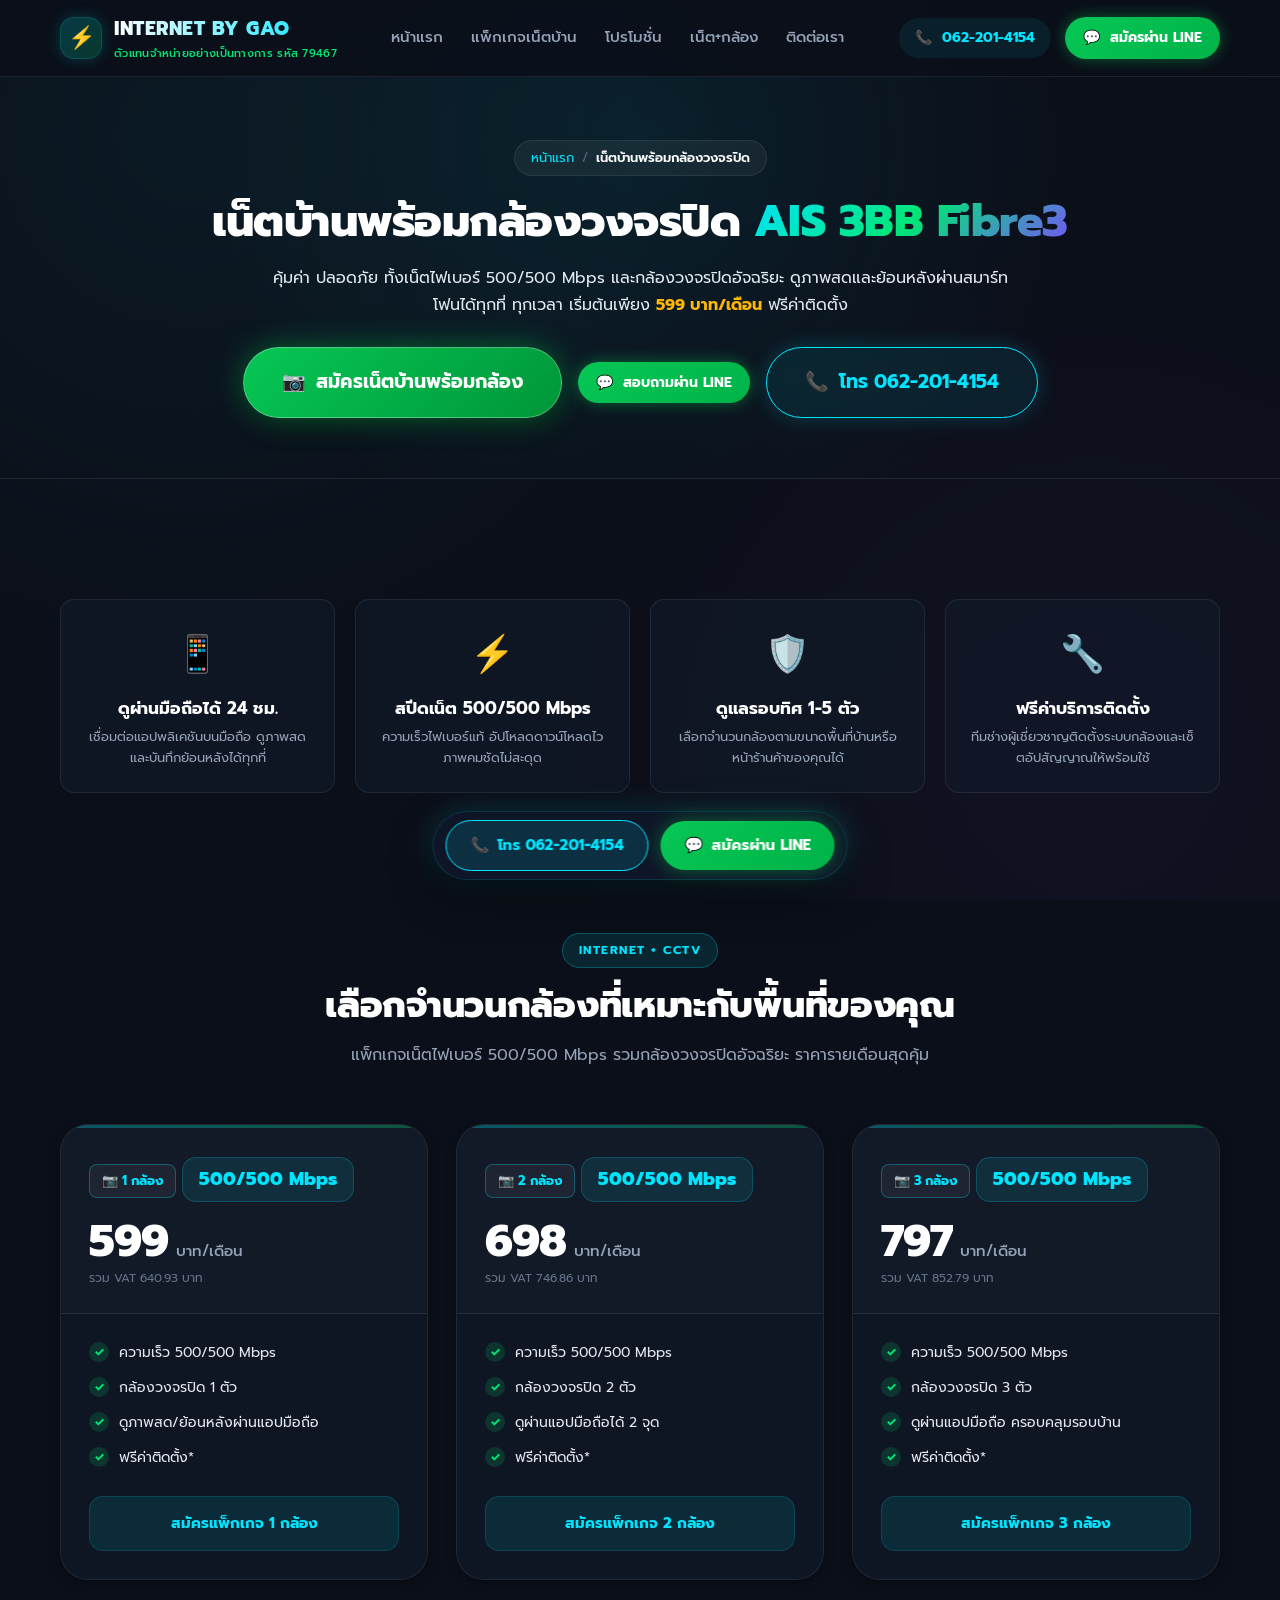
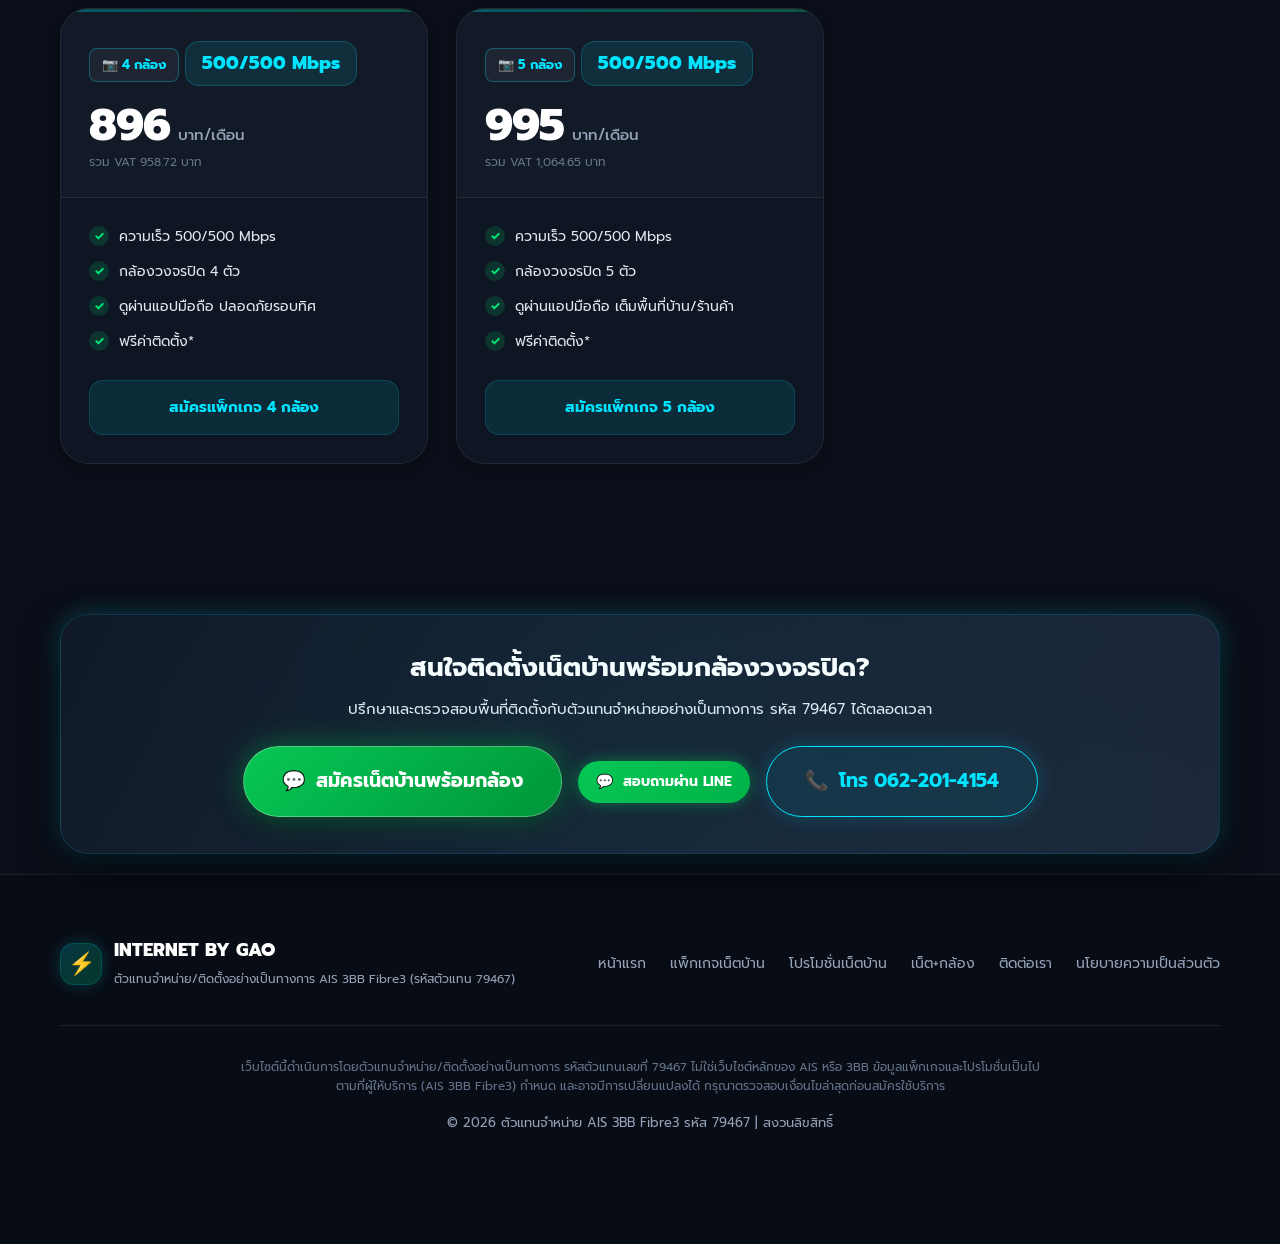
<file: cctv.html>
<!DOCTYPE html>
<html lang="th">

<head>
  <meta charset="UTF-8">
  <meta name="viewport" content="width=device-width, initial-scale=1.0">
  <meta http-equiv="X-UA-Compatible" content="IE=edge">

  <!-- SEO Meta Tags -->
  <title>เน็ตบ้านพร้อมกล้องวงจรปิด | สิงข่าน อินเทอร์เน็ต</title>
  <meta name="description" content="แพ็กเกจเน็ตบ้านไฟเบอร์ 500/500 Mbps พร้อมกล้องวงจรปิดอัจฉริยะ ดูผ่านมือถือได้ 24 ชั่วโมง เริ่มต้นเพียง 599 บาท/เดือน ฟรีค่าติดตั้ง โทร 062-201-4154 หรือแอด LINE">
  <meta name="keywords" content="เน็ตบ้านพร้อมกล้อง, เน็ตบ้าน CCTV, กล้องวงจรปิด AIS, เน็ตบ้าน 3BB พร้อมกล้อง, โปรเน็ตบ้านกล้อง, สิงข่าน อินเทอร์เน็ต">
  <meta name="robots" content="index, follow">
  <meta name="author" content="ตัวแทนจำหน่าย AIS 3BB Fibre3 รหัส 79467 (ศฤงคาร พุทธรักษา)">
  <link rel="canonical" href="https://singkhaninternet.xyz/cctv">

  <!-- Open Graph / Social Sharing -->
  <meta property="og:type" content="website">
  <meta property="og:url" content="https://singkhaninternet.xyz/cctv">
  <meta property="og:title" content="เน็ตบ้านพร้อมกล้องวงจรปิด | สิงข่าน อินเทอร์เน็ต">
  <meta property="og:description" content="แพ็กเกจเน็ตบ้านไฟเบอร์ 500/500 Mbps พร้อมกล้องวงจรปิดอัจฉริยะ ดูผ่านมือถือได้ 24 ชั่วโมง เริ่มต้นเพียง 599 บาท/เดือน ฟรีค่าติดตั้ง โทร 062-201-4154">
  <meta property="og:image" content="https://singkhaninternet.xyz/hero-bg.jpg">

  <!-- Twitter Card -->
  <meta name="twitter:card" content="summary_large_image">
  <meta name="twitter:title" content="เน็ตบ้านพร้อมกล้องวงจรปิด | สิงข่าน อินเทอร์เน็ต">
  <meta name="twitter:description" content="เน็ตบ้าน 500/500 Mbps พร้อมกล้องวงจรปิด ดูผ่านมือถือ เริ่ม 599 บาท โทร 062-201-4154">
  <meta name="twitter:image" content="https://singkhaninternet.xyz/hero-bg.jpg">

  <!-- Google Fonts: Prompt & Inter -->
  <link rel="preconnect" href="https://fonts.googleapis.com">
  <link rel="preconnect" href="https://fonts.gstatic.com" crossorigin>
  <link href="https://fonts.googleapis.com/css2?family=Inter:wght@400;600;700;800&family=Prompt:wght@300;400;500;600;700;800&display=swap" rel="stylesheet">

  <!-- Stylesheet -->
  <link rel="stylesheet" href="style.css">

  <!-- Favicon -->
  <link rel="icon" href="data:image/svg+xml,<svg xmlns='http://www.w3.org/2000/svg' viewBox='0 0 100 100'><text y='.9em' font-size='90'>⚡</text></svg>">

  <!-- Google tag (gtag.js) -->
  <script async src="https://www.googletagmanager.com/gtag/js?id=AW-18393127491"></script>
  <script>
    window.dataLayer = window.dataLayer || [];
    function gtag(){dataLayer.push(arguments);}
    gtag('js', new Date());

    gtag('config', 'AW-18393127491');
  </script>
</head>

<body>

  <!-- ===== NAVBAR ===== -->
  <header>
    <nav class="navbar" id="navbar" aria-label="แถบนำทางหลัก">
      <div class="container nav-container">
        <a href="index.html" class="nav-logo" aria-label="หน้าแรก INTERNET BY GAO">
          <div class="logo-icon-wrap">⚡</div>
          <div class="logo-text">
            <span class="logo-main">INTERNET BY GAO</span>
            <span class="logo-sub">ตัวแทนจำหน่ายอย่างเป็นทางการ รหัส 79467</span>
          </div>
        </a>

        <div class="nav-links" id="navLinks">
          <a href="index.html" class="nav-link">หน้าแรก</a>
          <a href="packages" class="nav-link">แพ็กเกจเน็ตบ้าน</a>
          <a href="promotion" class="nav-link">โปรโมชั่น</a>
          <a href="cctv" class="nav-link active">เน็ต+กล้อง</a>
          <a href="contact" class="nav-link">ติดต่อเรา</a>
        </div>

        <div class="nav-actions">
          <a href="tel:0622014154" 
             class="btn btn-nav-call" 
             data-conversion="phone_click" 
             data-conversion-label="nav_call"
             aria-label="โทรสอบถาม 062-201-4154">
            <span>📞</span> 062-201-4154
          </a>
          <a href="https://line.me/ti/p/fxpsLGpZHG" 
             target="_blank" 
             rel="noopener" 
             class="btn btn-nav-line" 
             data-conversion="line_click" 
             data-conversion-label="nav_line"
             aria-label="สมัครผ่าน LINE">
            <span>💬</span> สมัครผ่าน LINE
          </a>
          <button class="hamburger" id="hamburger" aria-label="เปิดเมนูนำทาง" aria-expanded="false">
            <span></span><span></span><span></span>
          </button>
        </div>
      </div>
    </nav>
  </header>

  <!-- ===== MOBILE MENU ===== -->
  <div class="mobile-menu" id="mobileMenu" aria-label="เมนูบนมือถือ">
    <a href="index.html" class="mobile-link">🏠 หน้าแรก</a>
    <a href="packages" class="mobile-link">🌐 แพ็กเกจเน็ตบ้าน</a>
    <a href="promotion" class="mobile-link">🎁 โปรโมชั่นเน็ตบ้าน</a>
    <a href="cctv" class="mobile-link">📷 เน็ต + กล้องวงจรปิด</a>
    <a href="contact" class="mobile-link">👤 ติดต่อตัวแทน</a>
    <div class="mobile-contact">
      <a href="tel:0622014154" 
         class="btn btn-call-mobile" 
         data-conversion="phone_click" 
         data-conversion-label="mobile_menu_phone">
        <span>📞</span> โทร 062-201-4154
      </a>
      <a href="https://line.me/ti/p/fxpsLGpZHG" 
         target="_blank" 
         rel="noopener" 
         class="btn btn-line-mobile" 
         data-conversion="line_click" 
         data-conversion-label="mobile_menu_line">
        <span>💬</span> สมัครผ่าน LINE เลย
      </a>
    </div>
  </div>

  <main>
    <!-- ===== SUBPAGE HERO ===== -->
    <section class="subpage-hero">
      <div class="container">
        <nav class="breadcrumb" aria-label="Breadcrumb">
          <a href="index.html">หน้าแรก</a>
          <span class="breadcrumb-sep">/</span>
          <span class="breadcrumb-current">เน็ตบ้านพร้อมกล้องวงจรปิด</span>
        </nav>
        <h1 class="hero-title">
          เน็ตบ้านพร้อมกล้องวงจรปิด <span class="text-gradient">AIS 3BB Fibre3</span>
        </h1>
        <p class="hero-desc">
          คุ้มค่า ปลอดภัย ทั้งเน็ตไฟเบอร์ 500/500 Mbps และกล้องวงจรปิดอัจฉริยะ ดูภาพสดและย้อนหลังผ่านสมาร์ทโฟนได้ทุกที่ ทุกเวลา เริ่มต้นเพียง <strong>599 บาท/เดือน</strong> ฟรีค่าติดตั้ง
        </p>

        <!-- CTA Buttons -->
        <div class="cta-button-group">
          <a href="https://line.me/ti/p/fxpsLGpZHG" 
             target="_blank" 
             rel="noopener" 
             class="btn btn-primary-lg" 
             data-conversion="signup_click" 
             data-conversion-label="cctv_hero_signup">
            <span>📷</span> สมัครเน็ตบ้านพร้อมกล้อง
          </a>
          <a href="https://line.me/ti/p/fxpsLGpZHG" 
             target="_blank" 
             rel="noopener" 
             class="btn btn-nav-line" 
             data-conversion="line_click" 
             data-conversion-label="cctv_hero_line_inquire">
            <span>💬</span> สอบถามผ่าน LINE
          </a>
          <a href="tel:0622014154" 
             class="btn btn-outline-lg" 
             data-conversion="phone_click" 
             data-conversion-label="cctv_hero_phone">
            <span>📞</span> โทร 062-201-4154
          </a>
        </div>
      </div>
    </section>

    <!-- ===== CCTV HIGHLIGHTS ===== -->
    <section class="section" style="padding-bottom: 0;">
      <div class="container">
        <div class="cctv-features-grid">
          <div class="cctv-feature-card">
            <div class="cctv-feature-icon">📱</div>
            <h4>ดูผ่านมือถือได้ 24 ชม.</h4>
            <p>เชื่อมต่อแอปพลิเคชันบนมือถือ ดูภาพสดและบันทึกย้อนหลังได้ทุกที่</p>
          </div>
          <div class="cctv-feature-card">
            <div class="cctv-feature-icon">⚡</div>
            <h4>สปีดเน็ต 500/500 Mbps</h4>
            <p>ความเร็วไฟเบอร์แท้ อัปโหลดดาวน์โหลดไว ภาพคมชัดไม่สะดุด</p>
          </div>
          <div class="cctv-feature-card">
            <div class="cctv-feature-icon">🛡️</div>
            <h4>ดูแลรอบทิศ 1-5 ตัว</h4>
            <p>เลือกจำนวนกล้องตามขนาดพื้นที่บ้านหรือหน้าร้านค้าของคุณได้</p>
          </div>
          <div class="cctv-feature-card">
            <div class="cctv-feature-icon">🔧</div>
            <h4>ฟรีค่าบริการติดตั้ง</h4>
            <p>ทีมช่างผู้เชี่ยวชาญติดตั้งระบบกล้องและเซ็ตอัปสัญญาณให้พร้อมใช้</p>
          </div>
        </div>
      </div>
    </section>

    <!-- ===== PACKAGES - CCTV ===== -->
    <section class="section" id="cctv-packages">
      <div class="container">
        <div class="section-header">
          <span class="section-tag">Internet + CCTV</span>
          <h2 class="section-title">เลือกจำนวนกล้องที่เหมาะกับพื้นที่ของคุณ</h2>
          <p class="section-desc">แพ็กเกจเน็ตไฟเบอร์ 500/500 Mbps รวมกล้องวงจรปิดอัจฉริยะ ราคารายเดือนสุดคุ้ม</p>
        </div>
        <div class="packages-grid">

          <!-- 599 1 กล้อง -->
          <article class="package-card card-cctv">
            <div class="card-header">
              <div class="cctv-badge">📷 1 กล้อง</div>
              <span class="speed-badge">500/500 Mbps</span>
              <div class="price-block">
                <span class="price-amount">599</span>
                <span class="price-unit">บาท/เดือน</span>
              </div>
              <span class="price-vat">รวม VAT 640.93 บาท</span>
            </div>
            <div class="card-body">
              <ul class="feature-list">
                <li><span class="check">✓</span> ความเร็ว 500/500 Mbps</li>
                <li><span class="check">✓</span> กล้องวงจรปิด 1 ตัว</li>
                <li><span class="check">✓</span> ดูภาพสด/ย้อนหลังผ่านแอปมือถือ</li>
                <li><span class="check">✓</span> ฟรีค่าติดตั้ง*</li>
              </ul>
              <a href="https://line.me/ti/p/fxpsLGpZHG" 
                 target="_blank" 
                 rel="noopener" 
                 class="btn btn-card" 
                 data-conversion="signup_click" 
                 data-conversion-label="pkg_cctv_1">
                สมัครแพ็กเกจ 1 กล้อง
              </a>
            </div>
          </article>

          <!-- 698 2 กล้อง -->
          <article class="package-card card-cctv">
            <div class="card-header">
              <div class="cctv-badge">📷 2 กล้อง</div>
              <span class="speed-badge">500/500 Mbps</span>
              <div class="price-block">
                <span class="price-amount">698</span>
                <span class="price-unit">บาท/เดือน</span>
              </div>
              <span class="price-vat">รวม VAT 746.86 บาท</span>
            </div>
            <div class="card-body">
              <ul class="feature-list">
                <li><span class="check">✓</span> ความเร็ว 500/500 Mbps</li>
                <li><span class="check">✓</span> กล้องวงจรปิด 2 ตัว</li>
                <li><span class="check">✓</span> ดูผ่านแอปมือถือได้ 2 จุด</li>
                <li><span class="check">✓</span> ฟรีค่าติดตั้ง*</li>
              </ul>
              <a href="https://line.me/ti/p/fxpsLGpZHG" 
                 target="_blank" 
                 rel="noopener" 
                 class="btn btn-card" 
                 data-conversion="signup_click" 
                 data-conversion-label="pkg_cctv_2">
                สมัครแพ็กเกจ 2 กล้อง
              </a>
            </div>
          </article>

          <!-- 797 3 กล้อง -->
          <article class="package-card card-cctv">
            <div class="card-header">
              <div class="cctv-badge">📷 3 กล้อง</div>
              <span class="speed-badge">500/500 Mbps</span>
              <div class="price-block">
                <span class="price-amount">797</span>
                <span class="price-unit">บาท/เดือน</span>
              </div>
              <span class="price-vat">รวม VAT 852.79 บาท</span>
            </div>
            <div class="card-body">
              <ul class="feature-list">
                <li><span class="check">✓</span> ความเร็ว 500/500 Mbps</li>
                <li><span class="check">✓</span> กล้องวงจรปิด 3 ตัว</li>
                <li><span class="check">✓</span> ดูผ่านแอปมือถือ ครอบคลุมรอบบ้าน</li>
                <li><span class="check">✓</span> ฟรีค่าติดตั้ง*</li>
              </ul>
              <a href="https://line.me/ti/p/fxpsLGpZHG" 
                 target="_blank" 
                 rel="noopener" 
                 class="btn btn-card" 
                 data-conversion="signup_click" 
                 data-conversion-label="pkg_cctv_3">
                สมัครแพ็กเกจ 3 กล้อง
              </a>
            </div>
          </article>

          <!-- 896 4 กล้อง -->
          <article class="package-card card-cctv">
            <div class="card-header">
              <div class="cctv-badge">📷 4 กล้อง</div>
              <span class="speed-badge">500/500 Mbps</span>
              <div class="price-block">
                <span class="price-amount">896</span>
                <span class="price-unit">บาท/เดือน</span>
              </div>
              <span class="price-vat">รวม VAT 958.72 บาท</span>
            </div>
            <div class="card-body">
              <ul class="feature-list">
                <li><span class="check">✓</span> ความเร็ว 500/500 Mbps</li>
                <li><span class="check">✓</span> กล้องวงจรปิด 4 ตัว</li>
                <li><span class="check">✓</span> ดูผ่านแอปมือถือ ปลอดภัยรอบทิศ</li>
                <li><span class="check">✓</span> ฟรีค่าติดตั้ง*</li>
              </ul>
              <a href="https://line.me/ti/p/fxpsLGpZHG" 
                 target="_blank" 
                 rel="noopener" 
                 class="btn btn-card" 
                 data-conversion="signup_click" 
                 data-conversion-label="pkg_cctv_4">
                สมัครแพ็กเกจ 4 กล้อง
              </a>
            </div>
          </article>

          <!-- 995 5 กล้อง -->
          <article class="package-card card-cctv">
            <div class="card-header">
              <div class="cctv-badge">📷 5 กล้อง</div>
              <span class="speed-badge">500/500 Mbps</span>
              <div class="price-block">
                <span class="price-amount">995</span>
                <span class="price-unit">บาท/เดือน</span>
              </div>
              <span class="price-vat">รวม VAT 1,064.65 บาท</span>
            </div>
            <div class="card-body">
              <ul class="feature-list">
                <li><span class="check">✓</span> ความเร็ว 500/500 Mbps</li>
                <li><span class="check">✓</span> กล้องวงจรปิด 5 ตัว</li>
                <li><span class="check">✓</span> ดูผ่านแอปมือถือ เต็มพื้นที่บ้าน/ร้านค้า</li>
                <li><span class="check">✓</span> ฟรีค่าติดตั้ง*</li>
              </ul>
              <a href="https://line.me/ti/p/fxpsLGpZHG" 
                 target="_blank" 
                 rel="noopener" 
                 class="btn btn-card" 
                 data-conversion="signup_click" 
                 data-conversion-label="pkg_cctv_5">
                สมัครแพ็กเกจ 5 กล้อง
              </a>
            </div>
          </article>

        </div>
      </div>
    </section>

    <!-- ===== CALL TO ACTION BOX ===== -->
    <div class="container">
      <div class="cta-box">
        <h3>สนใจติดตั้งเน็ตบ้านพร้อมกล้องวงจรปิด?</h3>
        <p>ปรึกษาและตรวจสอบพื้นที่ติดตั้งกับตัวแทนจำหน่ายอย่างเป็นทางการ รหัส 79467 ได้ตลอดเวลา</p>
        <div class="cta-button-group">
          <a href="https://line.me/ti/p/fxpsLGpZHG" 
             target="_blank" 
             rel="noopener" 
             class="btn btn-primary-lg" 
             data-conversion="signup_click" 
             data-conversion-label="cctv_bottom_signup">
            <span>💬</span> สมัครเน็ตบ้านพร้อมกล้อง
          </a>
          <a href="https://line.me/ti/p/fxpsLGpZHG" 
             target="_blank" 
             rel="noopener" 
             class="btn btn-nav-line" 
             data-conversion="line_click" 
             data-conversion-label="cctv_bottom_line">
            <span>💬</span> สอบถามผ่าน LINE
          </a>
          <a href="tel:0622014154" 
             class="btn btn-outline-lg" 
             data-conversion="phone_click" 
             data-conversion-label="cctv_bottom_phone">
            <span>📞</span> โทร 062-201-4154
          </a>
        </div>
      </div>
    </div>
  </main>

  <!-- ===== FOOTER ===== -->
  <footer class="footer">
    <div class="container">
      <div class="footer-top">
        <div class="footer-brand">
          <div class="logo-icon-wrap">⚡</div>
          <div>
            <span class="footer-brand-name">INTERNET BY GAO</span>
            <span class="footer-brand-sub">ตัวแทนจำหน่าย/ติดตั้งอย่างเป็นทางการ AIS 3BB Fibre3 (รหัสตัวแทน 79467)</span>
          </div>
        </div>
        <div class="footer-links">
          <a href="index.html">หน้าแรก</a>
          <a href="packages">แพ็กเกจเน็ตบ้าน</a>
          <a href="promotion">โปรโมชั่นเน็ตบ้าน</a>
          <a href="cctv">เน็ต+กล้อง</a>
          <a href="contact">ติดต่อเรา</a>
          <a href="privacy-policy.html">นโยบายความเป็นส่วนตัว</a>
        </div>
      </div>
      <div class="footer-bottom">
        <p class="footer-disclaimer">
          เว็บไซต์นี้ดำเนินการโดยตัวแทนจำหน่าย/ติดตั้งอย่างเป็นทางการ รหัสตัวแทนเลขที่ 79467 ไม่ใช่เว็บไซต์หลักของ AIS หรือ 3BB
          ข้อมูลแพ็กเกจและโปรโมชั่นเป็นไปตามที่ผู้ให้บริการ (AIS 3BB Fibre3) กำหนด และอาจมีการเปลี่ยนแปลงได้ กรุณาตรวจสอบเงื่อนไขล่าสุดก่อนสมัครใช้บริการ
        </p>
        <p class="footer-copyright">
          &copy; 2026 ตัวแทนจำหน่าย AIS 3BB Fibre3 รหัส 79467 | สงวนลิขสิทธิ์
        </p>
      </div>
    </div>
  </footer>

  <!-- ===== FLOATING CTA (BOTTOM BAR) ===== -->
  <div class="floating-cta" aria-label="แถบติดต่อด่วน">
    <a href="tel:0622014154" 
       class="float-btn float-call" 
       data-conversion="phone_click" 
       data-conversion-label="floating_bar_phone" 
       aria-label="โทรสมัครเน็ตบ้าน 062-201-4154">
      <span>📞</span> โทร 062-201-4154
    </a>
    <a href="https://line.me/ti/p/fxpsLGpZHG" 
       target="_blank" 
       rel="noopener" 
       class="float-btn float-line" 
       data-conversion="line_click" 
       data-conversion-label="floating_bar_line" 
       aria-label="สมัครเน็ตบ้านผ่าน LINE">
      <span>💬</span> สมัครผ่าน LINE
    </a>
  </div>

  <!-- ===== BACK TO TOP ===== -->
  <button class="back-to-top" id="backToTop" aria-label="กลับสู่ด้านบนของหน้าเว็บ">↑</button>

  <!-- Script -->
  <script src="script.js"></script>
</body>

</html>
</file>
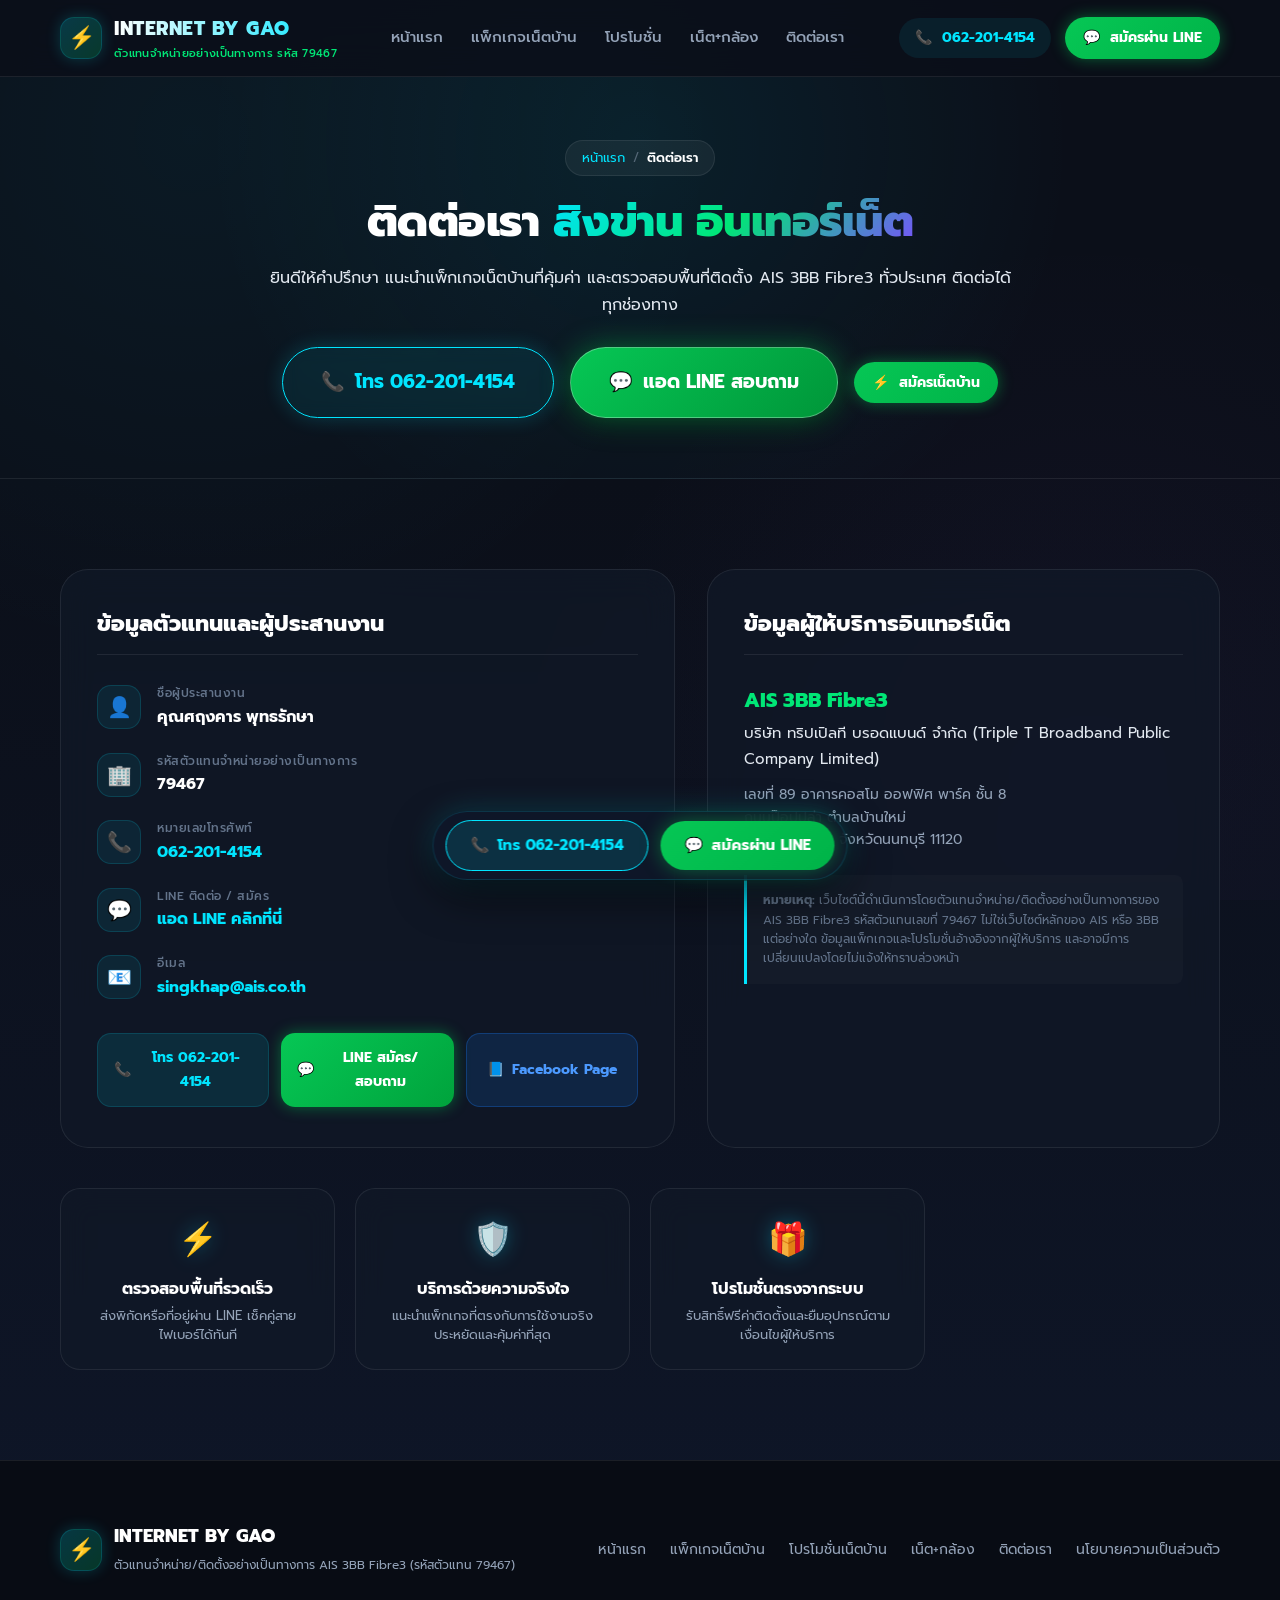
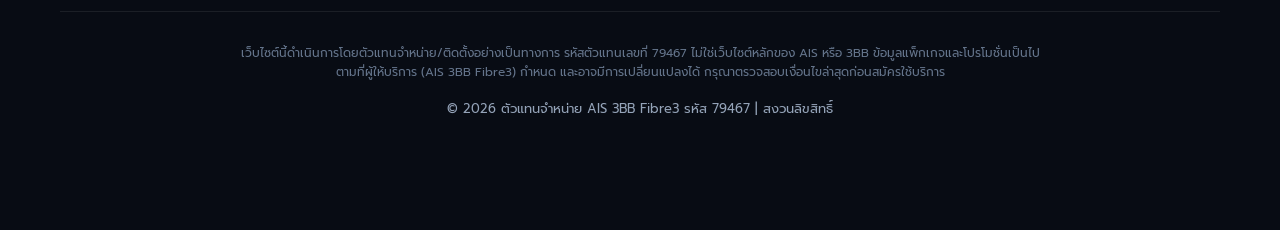
<file: contact.html>
<!DOCTYPE html>
<html lang="th">

<head>
  <meta charset="UTF-8">
  <meta name="viewport" content="width=device-width, initial-scale=1.0">
  <meta http-equiv="X-UA-Compatible" content="IE=edge">

  <!-- SEO Meta Tags -->
  <title>ติดต่อเรา | สิงข่าน อินเทอร์เน็ต</title>
  <meta name="description" content="ติดต่อสมัครเน็ตบ้านไฟเบอร์ AIS 3BB Fibre3 ผ่านตัวแทนจำหน่ายอย่างเป็นทางการ รหัส 79467 โทร 062-201-4154 หรือแอด LINE ปรึกษาและตรวจสอบพื้นที่ให้บริการฟรี">
  <meta name="keywords" content="ติดต่อเน็ตบ้าน, สมัครเน็ตบ้าน AIS, สมัครเน็ตบ้าน 3BB, ตัวแทนจำหน่าย AIS Fibre, เบอร์โทรเน็ตบ้าน, สิงข่าน อินเทอร์เน็ต">
  <meta name="robots" content="index, follow">
  <meta name="author" content="ตัวแทนจำหน่าย AIS 3BB Fibre3 รหัส 79467 (ศฤงคาร พุทธรักษา)">
  <link rel="canonical" href="https://singkhaninternet.xyz/contact">

  <!-- Open Graph / Social Sharing -->
  <meta property="og:type" content="website">
  <meta property="og:url" content="https://singkhaninternet.xyz/contact">
  <meta property="og:title" content="ติดต่อเรา | สิงข่าน อินเทอร์เน็ต">
  <meta property="og:description" content="ติดต่อสมัครเน็ตบ้าน AIS 3BB Fibre3 รหัสตัวแทน 79467 โทร 062-201-4154 หรือแอด LINE ปรึกษาฟรี">
  <meta property="og:image" content="https://singkhaninternet.xyz/hero-bg.jpg">

  <!-- Twitter Card -->
  <meta name="twitter:card" content="summary_large_image">
  <meta name="twitter:title" content="ติดต่อเรา | สิงข่าน อินเทอร์เน็ต">
  <meta name="twitter:description" content="ติดต่อตัวแทนจำหน่าย AIS 3BB Fibre3 รหัส 79467 โทร 062-201-4154 แอด LINE สะดวก รวดเร็ว">
  <meta name="twitter:image" content="https://singkhaninternet.xyz/hero-bg.jpg">

  <!-- Google Fonts: Prompt & Inter -->
  <link rel="preconnect" href="https://fonts.googleapis.com">
  <link rel="preconnect" href="https://fonts.gstatic.com" crossorigin>
  <link href="https://fonts.googleapis.com/css2?family=Inter:wght@400;600;700;800&family=Prompt:wght@300;400;500;600;700;800&display=swap" rel="stylesheet">

  <!-- Stylesheet -->
  <link rel="stylesheet" href="style.css">

  <!-- Favicon -->
  <link rel="icon" href="data:image/svg+xml,<svg xmlns='http://www.w3.org/2000/svg' viewBox='0 0 100 100'><text y='.9em' font-size='90'>⚡</text></svg>">

  <!-- Schema.org JSON-LD for LocalBusiness / Dealer -->
  <script type="application/ld+json">
  {
    "@context": "https://schema.org",
    "@type": "LocalBusiness",
    "name": "INTERNET BY GAO - ตัวแทนจำหน่าย AIS 3BB Fibre3 รหัส 79467",
    "image": "https://singkhaninternet.xyz/hero-bg.jpg",
    "telephone": "0622014154",
    "email": "singkhap@ais.co.th",
    "url": "https://singkhaninternet.xyz/contact",
    "description": "ตัวแทนจำหน่ายและประสานงานติดตั้งอินเทอร์เน็ตบ้านไฟเบอร์ AIS 3BB Fibre3 อย่างเป็นทางการ รหัส 79467 (ศฤงคาร พุทธรักษา)",
    "address": {
      "@type": "PostalAddress",
      "addressCountry": "TH"
    }
  }
  </script>

  <!-- Google tag (gtag.js) -->
  <script async src="https://www.googletagmanager.com/gtag/js?id=AW-18393127491"></script>
  <script>
    window.dataLayer = window.dataLayer || [];
    function gtag(){dataLayer.push(arguments);}
    gtag('js', new Date());

    gtag('config', 'AW-18393127491');
  </script>
</head>

<body>

  <!-- ===== NAVBAR ===== -->
  <header>
    <nav class="navbar" id="navbar" aria-label="แถบนำทางหลัก">
      <div class="container nav-container">
        <a href="index.html" class="nav-logo" aria-label="หน้าแรก INTERNET BY GAO">
          <div class="logo-icon-wrap">⚡</div>
          <div class="logo-text">
            <span class="logo-main">INTERNET BY GAO</span>
            <span class="logo-sub">ตัวแทนจำหน่ายอย่างเป็นทางการ รหัส 79467</span>
          </div>
        </a>

        <div class="nav-links" id="navLinks">
          <a href="index.html" class="nav-link">หน้าแรก</a>
          <a href="packages" class="nav-link">แพ็กเกจเน็ตบ้าน</a>
          <a href="promotion" class="nav-link">โปรโมชั่น</a>
          <a href="cctv" class="nav-link">เน็ต+กล้อง</a>
          <a href="contact" class="nav-link active">ติดต่อเรา</a>
        </div>

        <div class="nav-actions">
          <a href="tel:0622014154" 
             class="btn btn-nav-call" 
             data-conversion="phone_click" 
             data-conversion-label="nav_call"
             aria-label="โทรสอบถาม 062-201-4154">
            <span>📞</span> 062-201-4154
          </a>
          <a href="https://line.me/ti/p/fxpsLGpZHG" 
             target="_blank" 
             rel="noopener" 
             class="btn btn-nav-line" 
             data-conversion="line_click" 
             data-conversion-label="nav_line"
             aria-label="สมัครผ่าน LINE">
            <span>💬</span> สมัครผ่าน LINE
          </a>
          <button class="hamburger" id="hamburger" aria-label="เปิดเมนูนำทาง" aria-expanded="false">
            <span></span><span></span><span></span>
          </button>
        </div>
      </div>
    </nav>
  </header>

  <!-- ===== MOBILE MENU ===== -->
  <div class="mobile-menu" id="mobileMenu" aria-label="เมนูบนมือถือ">
    <a href="index.html" class="mobile-link">🏠 หน้าแรก</a>
    <a href="packages" class="mobile-link">🌐 แพ็กเกจเน็ตบ้าน</a>
    <a href="promotion" class="mobile-link">🎁 โปรโมชั่นเน็ตบ้าน</a>
    <a href="cctv" class="mobile-link">📷 เน็ต + กล้องวงจรปิด</a>
    <a href="contact" class="mobile-link">👤 ติดต่อตัวแทน</a>
    <div class="mobile-contact">
      <a href="tel:0622014154" 
         class="btn btn-call-mobile" 
         data-conversion="phone_click" 
         data-conversion-label="mobile_menu_phone">
        <span>📞</span> โทร 062-201-4154
      </a>
      <a href="https://line.me/ti/p/fxpsLGpZHG" 
         target="_blank" 
         rel="noopener" 
         class="btn btn-line-mobile" 
         data-conversion="line_click" 
         data-conversion-label="mobile_menu_line">
        <span>💬</span> สมัครผ่าน LINE เลย
      </a>
    </div>
  </div>

  <main>
    <!-- ===== SUBPAGE HERO ===== -->
    <section class="subpage-hero">
      <div class="container">
        <nav class="breadcrumb" aria-label="Breadcrumb">
          <a href="index.html">หน้าแรก</a>
          <span class="breadcrumb-sep">/</span>
          <span class="breadcrumb-current">ติดต่อเรา</span>
        </nav>
        <h1 class="hero-title">
          ติดต่อเรา <span class="text-gradient">สิงข่าน อินเทอร์เน็ต</span>
        </h1>
        <p class="hero-desc">
          ยินดีให้คำปรึกษา แนะนำแพ็กเกจเน็ตบ้านที่คุ้มค่า และตรวจสอบพื้นที่ติดตั้ง AIS 3BB Fibre3 ทั่วประเทศ ติดต่อได้ทุกช่องทาง
        </p>

        <!-- Top CTAs -->
        <div class="cta-button-group">
          <a href="tel:0622014154" 
             class="btn btn-outline-lg" 
             data-conversion="phone_click" 
             data-conversion-label="contact_hero_phone">
            <span>📞</span> โทร 062-201-4154
          </a>
          <a href="https://line.me/ti/p/fxpsLGpZHG" 
             target="_blank" 
             rel="noopener" 
             class="btn btn-primary-lg" 
             data-conversion="line_click" 
             data-conversion-label="contact_hero_line">
            <span>💬</span> แอด LINE สอบถาม
          </a>
          <a href="https://line.me/ti/p/fxpsLGpZHG" 
             target="_blank" 
             rel="noopener" 
             class="btn btn-nav-line" 
             data-conversion="signup_click" 
             data-conversion-label="contact_hero_signup">
            <span>⚡</span> สมัครเน็ตบ้าน
          </a>
        </div>
      </div>
    </section>

    <!-- ===== CONTACT DETAILS SECTION ===== -->
    <section class="section section-contact" id="contact-info">
      <div class="container">
        <div class="contact-grid">

          <!-- Agent Info Card -->
          <div class="contact-card contact-agent">
            <h3>ข้อมูลตัวแทนและผู้ประสานงาน</h3>
            <div class="contact-info-block">
              <div class="contact-row">
                <span class="contact-icon">👤</span>
                <div>
                  <span class="contact-label">ชื่อผู้ประสานงาน</span>
                  <span class="contact-value">คุณศฤงคาร พุทธรักษา</span>
                </div>
              </div>
              <div class="contact-row">
                <span class="contact-icon">🏢</span>
                <div>
                  <span class="contact-label">รหัสตัวแทนจำหน่ายอย่างเป็นทางการ</span>
                  <span class="contact-value">79467</span>
                </div>
              </div>
              <div class="contact-row">
                <span class="contact-icon">📞</span>
                <div>
                  <span class="contact-label">หมายเลขโทรศัพท์</span>
                  <a href="tel:0622014154" 
                     class="contact-value contact-link" 
                     data-conversion="phone_click" 
                     data-conversion-label="contact_page_phone">
                    062-201-4154
                  </a>
                </div>
              </div>
              <div class="contact-row">
                <span class="contact-icon">💬</span>
                <div>
                  <span class="contact-label">LINE ติดต่อ / สมัคร</span>
                  <a href="https://line.me/ti/p/fxpsLGpZHG" 
                     target="_blank" 
                     rel="noopener" 
                     class="contact-value contact-link" 
                     data-conversion="line_click" 
                     data-conversion-label="contact_page_line">
                    แอด LINE คลิกที่นี่
                  </a>
                </div>
              </div>
              <div class="contact-row">
                <span class="contact-icon">📧</span>
                <div>
                  <span class="contact-label">อีเมล</span>
                  <a href="mailto:singkhap@ais.co.th" class="contact-value contact-link">singkhap@ais.co.th</a>
                </div>
              </div>
            </div>

            <!-- Action Buttons inside Card -->
            <div class="contact-buttons">
              <a href="tel:0622014154" 
                 class="btn btn-contact-call" 
                 data-conversion="phone_click" 
                 data-conversion-label="contact_card_call">
                <span>📞</span> โทร 062-201-4154
              </a>
              <a href="https://line.me/ti/p/fxpsLGpZHG" 
                 target="_blank" 
                 rel="noopener" 
                 class="btn btn-contact-line" 
                 data-conversion="line_click" 
                 data-conversion-label="contact_card_line">
                <span>💬</span> LINE สมัคร/สอบถาม
              </a>
              <a href="https://www.facebook.com/profile.php?id=61590509522310" 
                 target="_blank" 
                 rel="noopener" 
                 class="btn btn-contact-fb">
                <span>📘</span> Facebook Page
              </a>
            </div>
          </div>

          <!-- Provider Info Card -->
          <div class="contact-card contact-provider">
            <h3>ข้อมูลผู้ให้บริการอินเทอร์เน็ต</h3>
            <div class="provider-info">
              <p class="provider-name">AIS 3BB Fibre3</p>
              <p class="provider-company">บริษัท ทริปเปิลที บรอดแบนด์ จำกัด (Triple T Broadband Public Company Limited)</p>
              <p class="provider-address">
                เลขที่ 89 อาคารคอสโม ออฟฟิศ พาร์ค ชั้น 8<br>
                ถนนป๊อปปูล่า ตำบลบ้านใหม่<br>
                อำเภอปากเกร็ด จังหวัดนนทบุรี 11120
              </p>
            </div>
            <div class="disclaimer-box">
              <p><strong>หมายเหตุ:</strong> เว็บไซต์นี้ดำเนินการโดยตัวแทนจำหน่าย/ติดตั้งอย่างเป็นทางการของ AIS 3BB Fibre3 รหัสตัวแทนเลขที่ 79467 ไม่ใช่เว็บไซต์หลักของ AIS หรือ 3BB แต่อย่างใด ข้อมูลแพ็กเกจและโปรโมชั่นอ้างอิงจากผู้ให้บริการ และอาจมีการเปลี่ยนแปลงโดยไม่แจ้งให้ทราบล่วงหน้า</p>
            </div>
          </div>

        </div>

        <!-- Trust section on contact page -->
        <div class="trust-grid" style="margin-top: 40px;">
          <div class="trust-item">
            <div class="trust-icon">⚡</div>
            <h3>ตรวจสอบพื้นที่รวดเร็ว</h3>
            <p>ส่งพิกัดหรือที่อยู่ผ่าน LINE เช็คคู่สายไฟเบอร์ได้ทันที</p>
          </div>
          <div class="trust-item">
            <div class="trust-icon">🛡️</div>
            <h3>บริการด้วยความจริงใจ</h3>
            <p>แนะนำแพ็กเกจที่ตรงกับการใช้งานจริง ประหยัดและคุ้มค่าที่สุด</p>
          </div>
          <div class="trust-item">
            <div class="trust-icon">🎁</div>
            <h3>โปรโมชั่นตรงจากระบบ</h3>
            <p>รับสิทธิ์ฟรีค่าติดตั้งและยืมอุปกรณ์ตามเงื่อนไขผู้ให้บริการ</p>
          </div>
        </div>
      </div>
    </section>
  </main>

  <!-- ===== FOOTER ===== -->
  <footer class="footer">
    <div class="container">
      <div class="footer-top">
        <div class="footer-brand">
          <div class="logo-icon-wrap">⚡</div>
          <div>
            <span class="footer-brand-name">INTERNET BY GAO</span>
            <span class="footer-brand-sub">ตัวแทนจำหน่าย/ติดตั้งอย่างเป็นทางการ AIS 3BB Fibre3 (รหัสตัวแทน 79467)</span>
          </div>
        </div>
        <div class="footer-links">
          <a href="index.html">หน้าแรก</a>
          <a href="packages">แพ็กเกจเน็ตบ้าน</a>
          <a href="promotion">โปรโมชั่นเน็ตบ้าน</a>
          <a href="cctv">เน็ต+กล้อง</a>
          <a href="contact">ติดต่อเรา</a>
          <a href="privacy-policy.html">นโยบายความเป็นส่วนตัว</a>
        </div>
      </div>
      <div class="footer-bottom">
        <p class="footer-disclaimer">
          เว็บไซต์นี้ดำเนินการโดยตัวแทนจำหน่าย/ติดตั้งอย่างเป็นทางการ รหัสตัวแทนเลขที่ 79467 ไม่ใช่เว็บไซต์หลักของ AIS หรือ 3BB
          ข้อมูลแพ็กเกจและโปรโมชั่นเป็นไปตามที่ผู้ให้บริการ (AIS 3BB Fibre3) กำหนด และอาจมีการเปลี่ยนแปลงได้ กรุณาตรวจสอบเงื่อนไขล่าสุดก่อนสมัครใช้บริการ
        </p>
        <p class="footer-copyright">
          &copy; 2026 ตัวแทนจำหน่าย AIS 3BB Fibre3 รหัส 79467 | สงวนลิขสิทธิ์
        </p>
      </div>
    </div>
  </footer>

  <!-- ===== FLOATING CTA (BOTTOM BAR) ===== -->
  <div class="floating-cta" aria-label="แถบติดต่อด่วน">
    <a href="tel:0622014154" 
       class="float-btn float-call" 
       data-conversion="phone_click" 
       data-conversion-label="floating_bar_phone" 
       aria-label="โทรสมัครเน็ตบ้าน 062-201-4154">
      <span>📞</span> โทร 062-201-4154
    </a>
    <a href="https://line.me/ti/p/fxpsLGpZHG" 
       target="_blank" 
       rel="noopener" 
       class="float-btn float-line" 
       data-conversion="line_click" 
       data-conversion-label="floating_bar_line" 
       aria-label="สมัครเน็ตบ้านผ่าน LINE">
      <span>💬</span> สมัครผ่าน LINE
    </a>
  </div>

  <!-- ===== BACK TO TOP ===== -->
  <button class="back-to-top" id="backToTop" aria-label="กลับสู่ด้านบนของหน้าเว็บ">↑</button>

  <!-- Script -->
  <script src="script.js"></script>
</body>

</html>
</file>
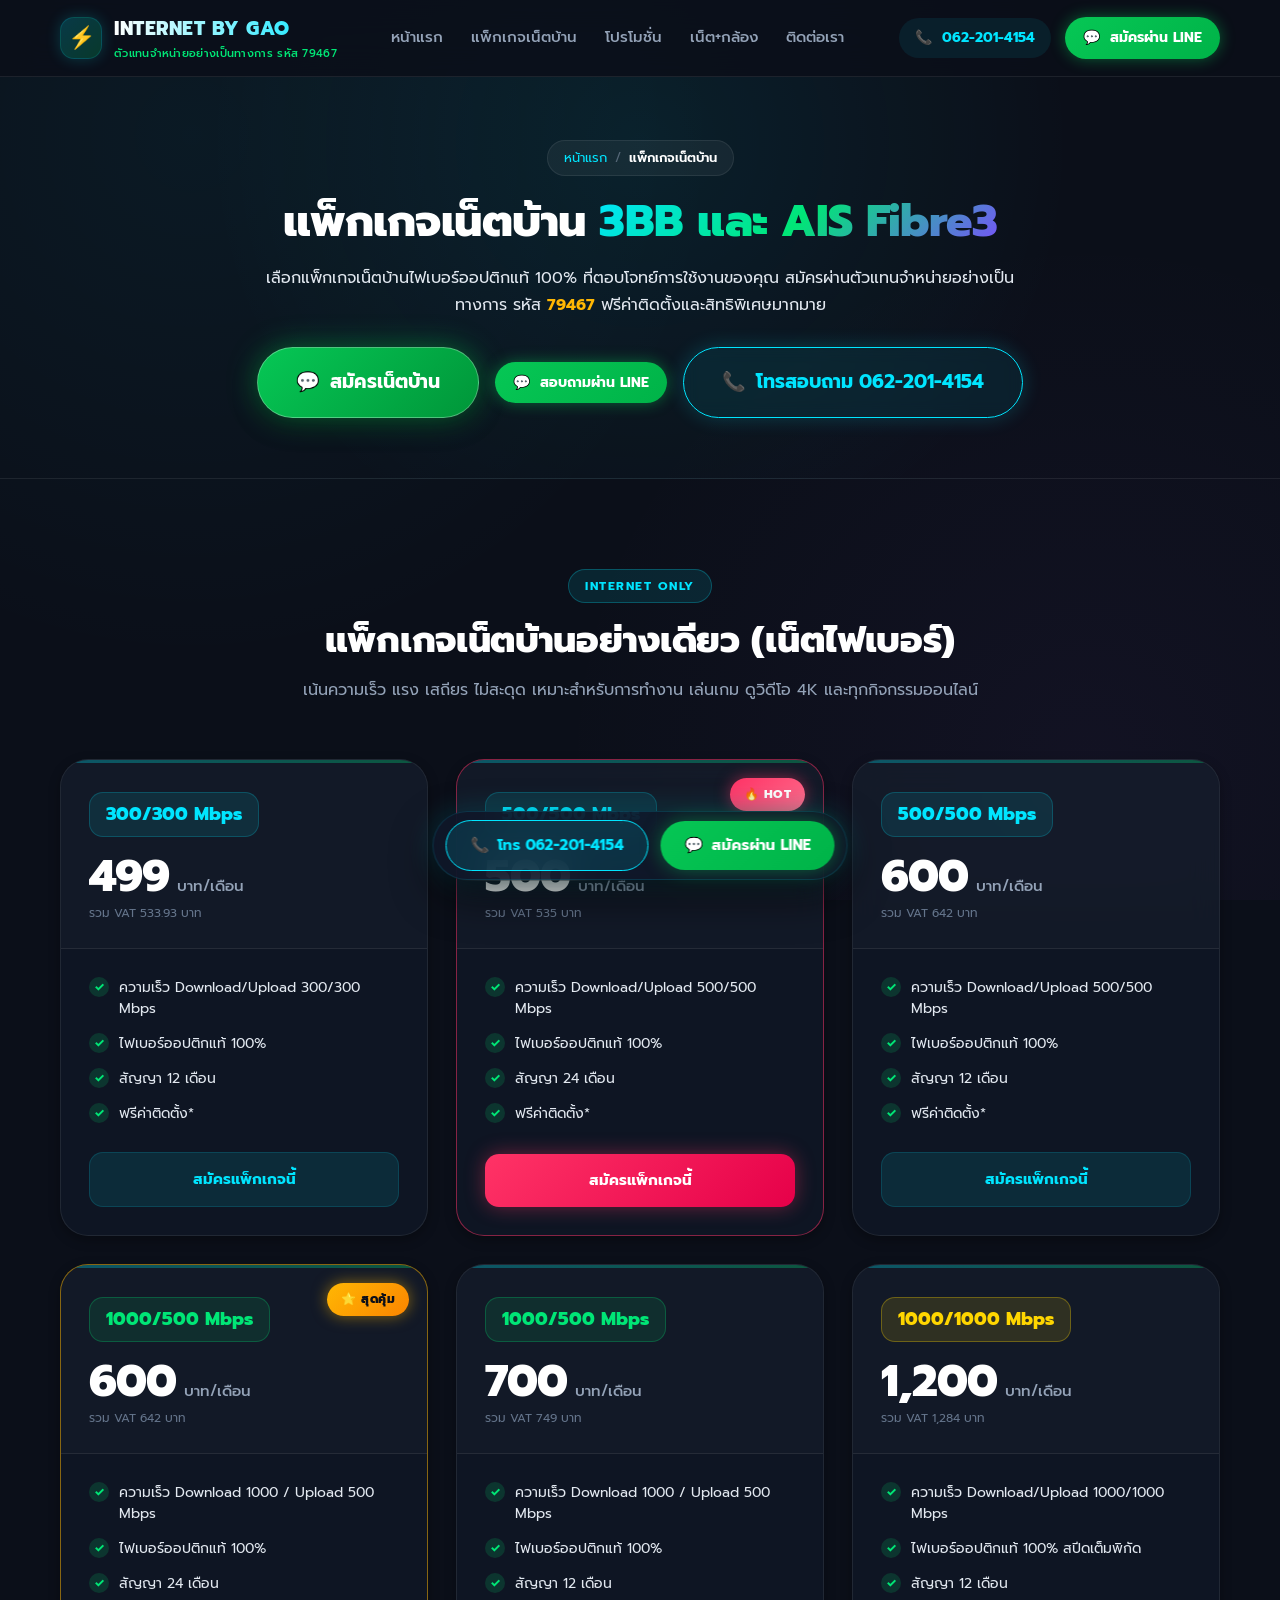
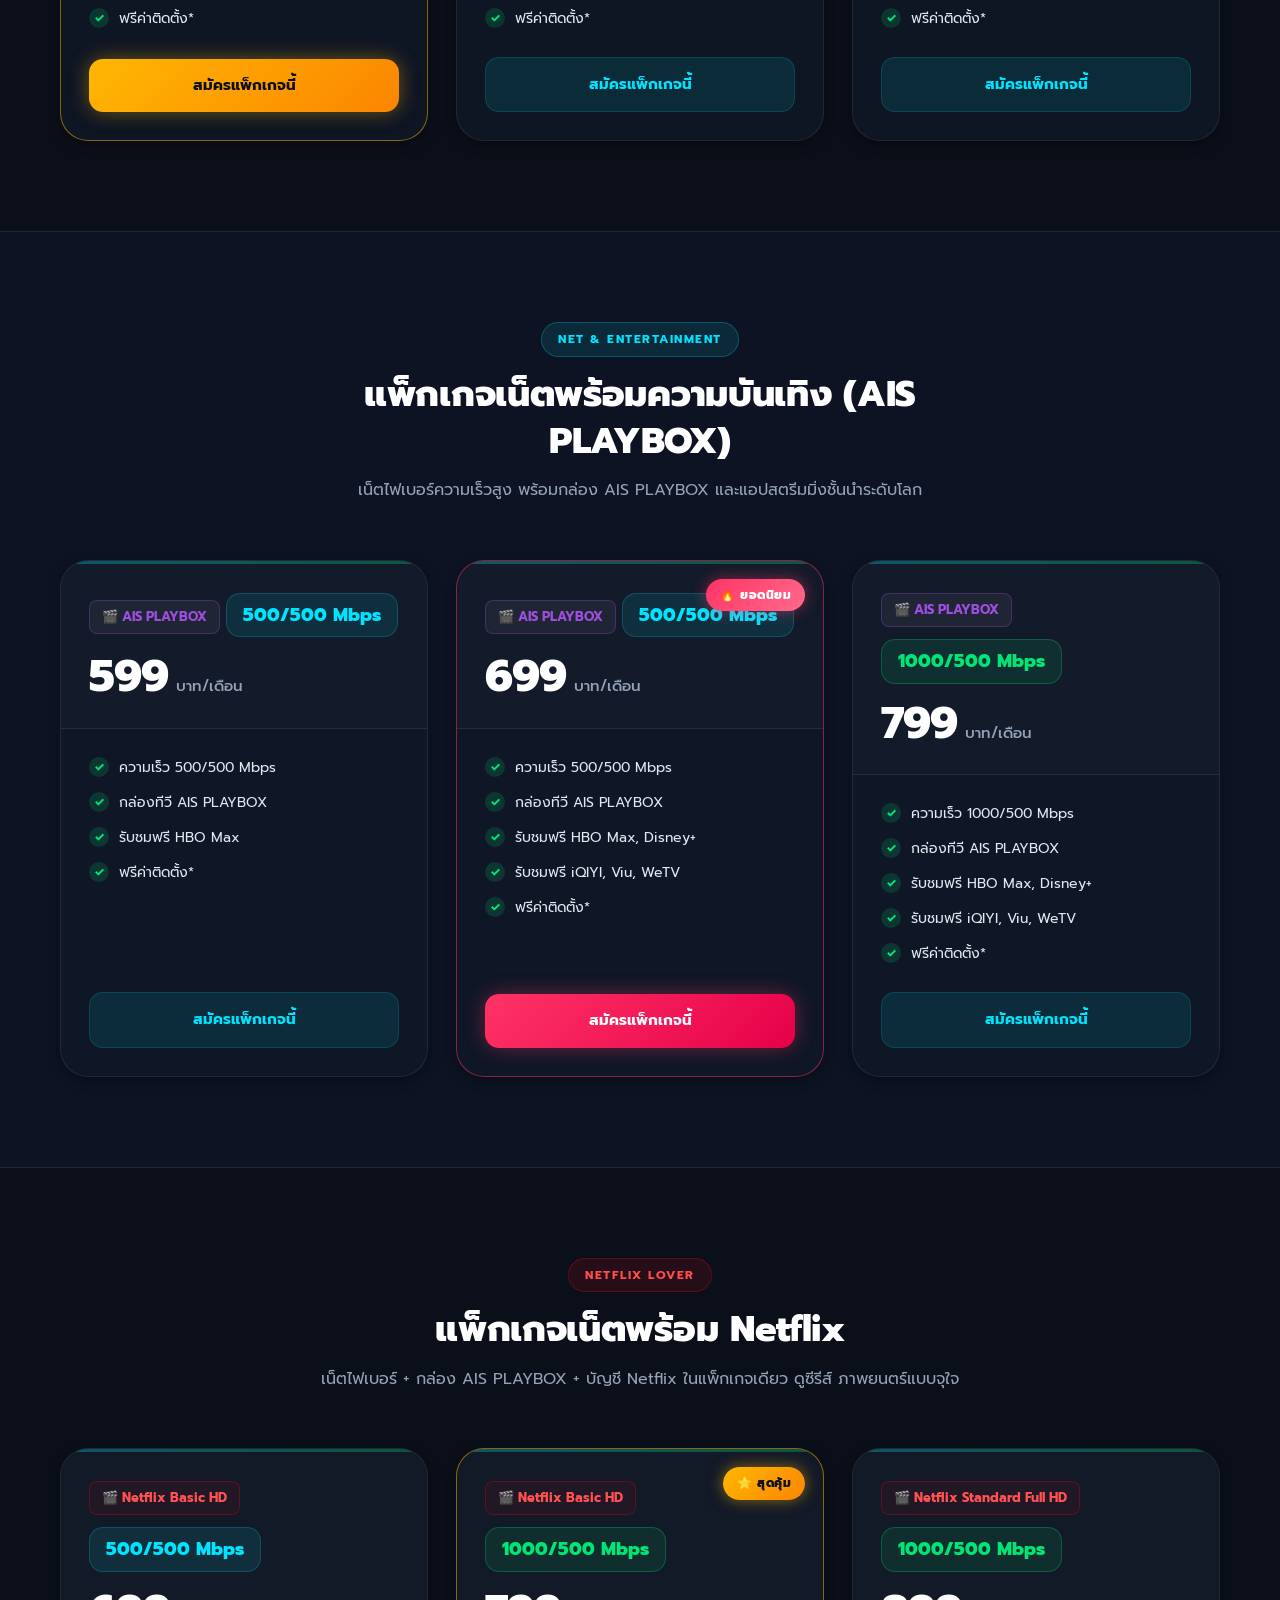
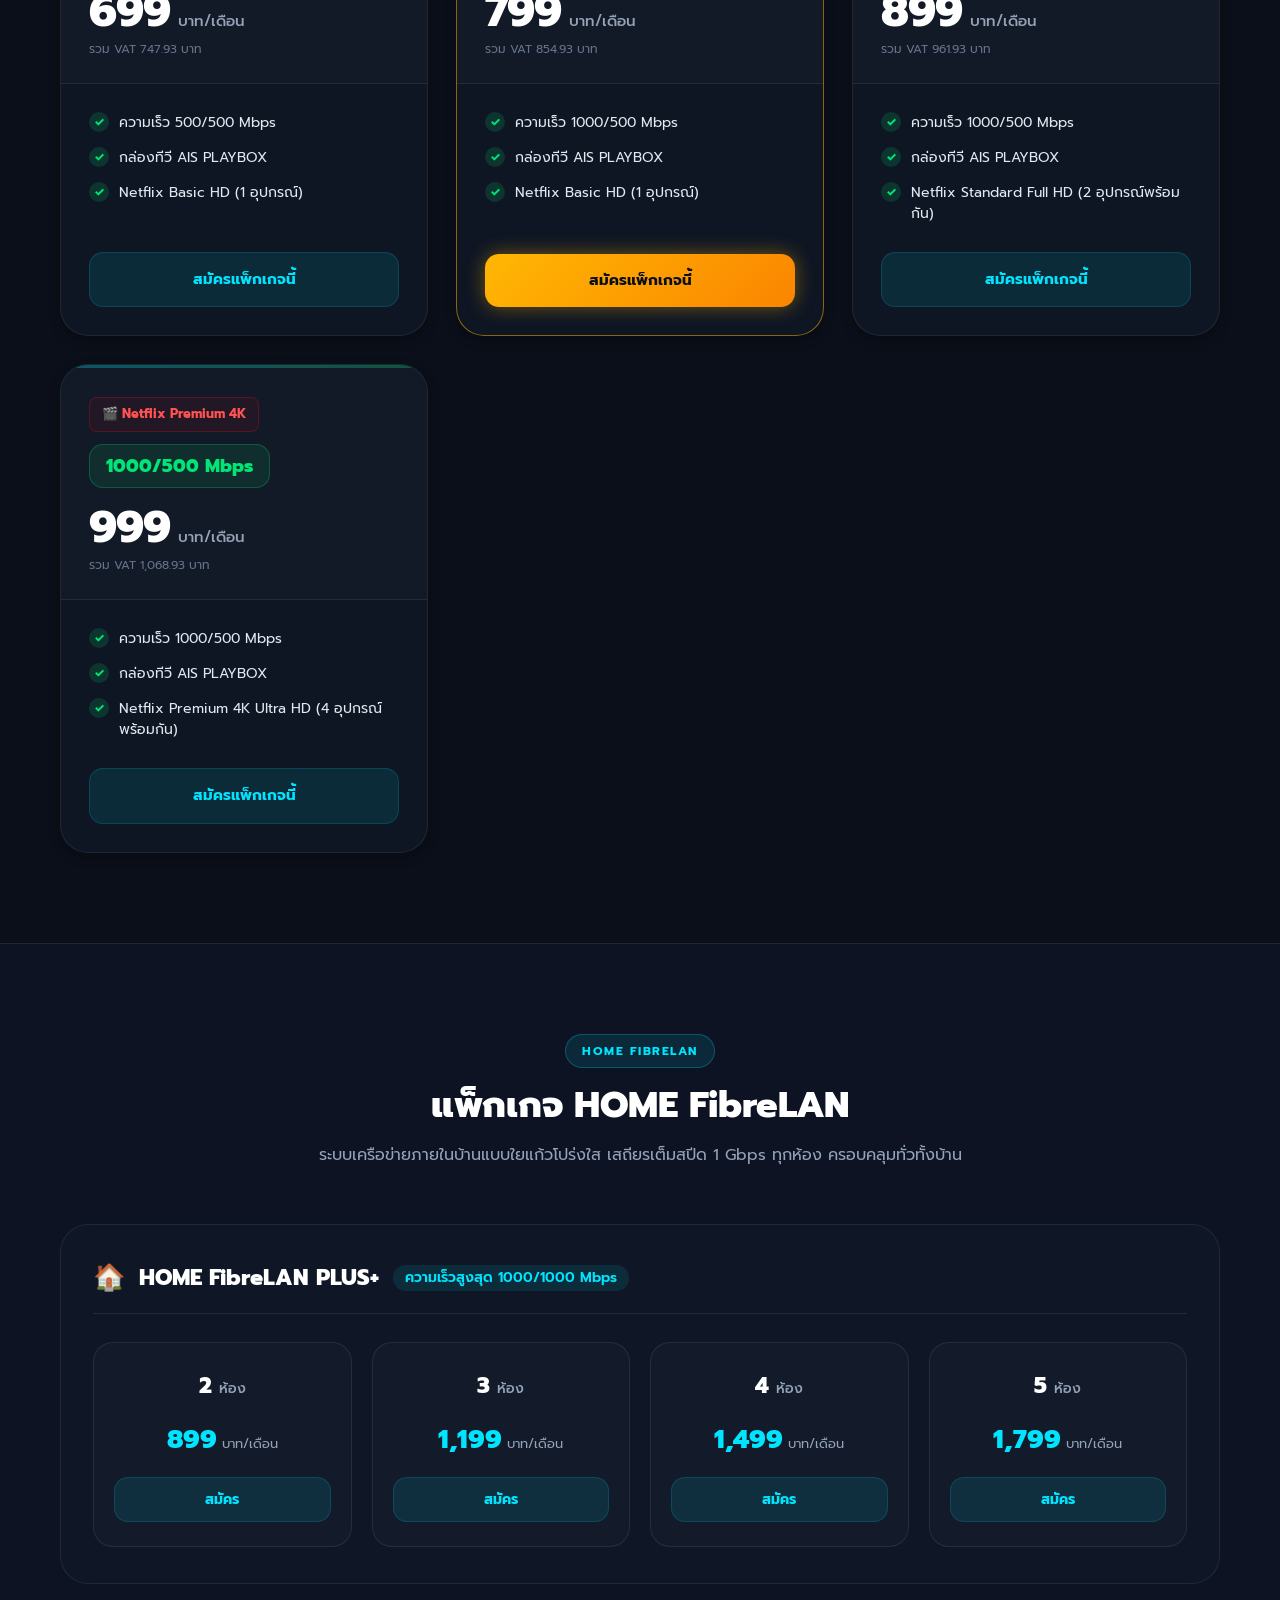
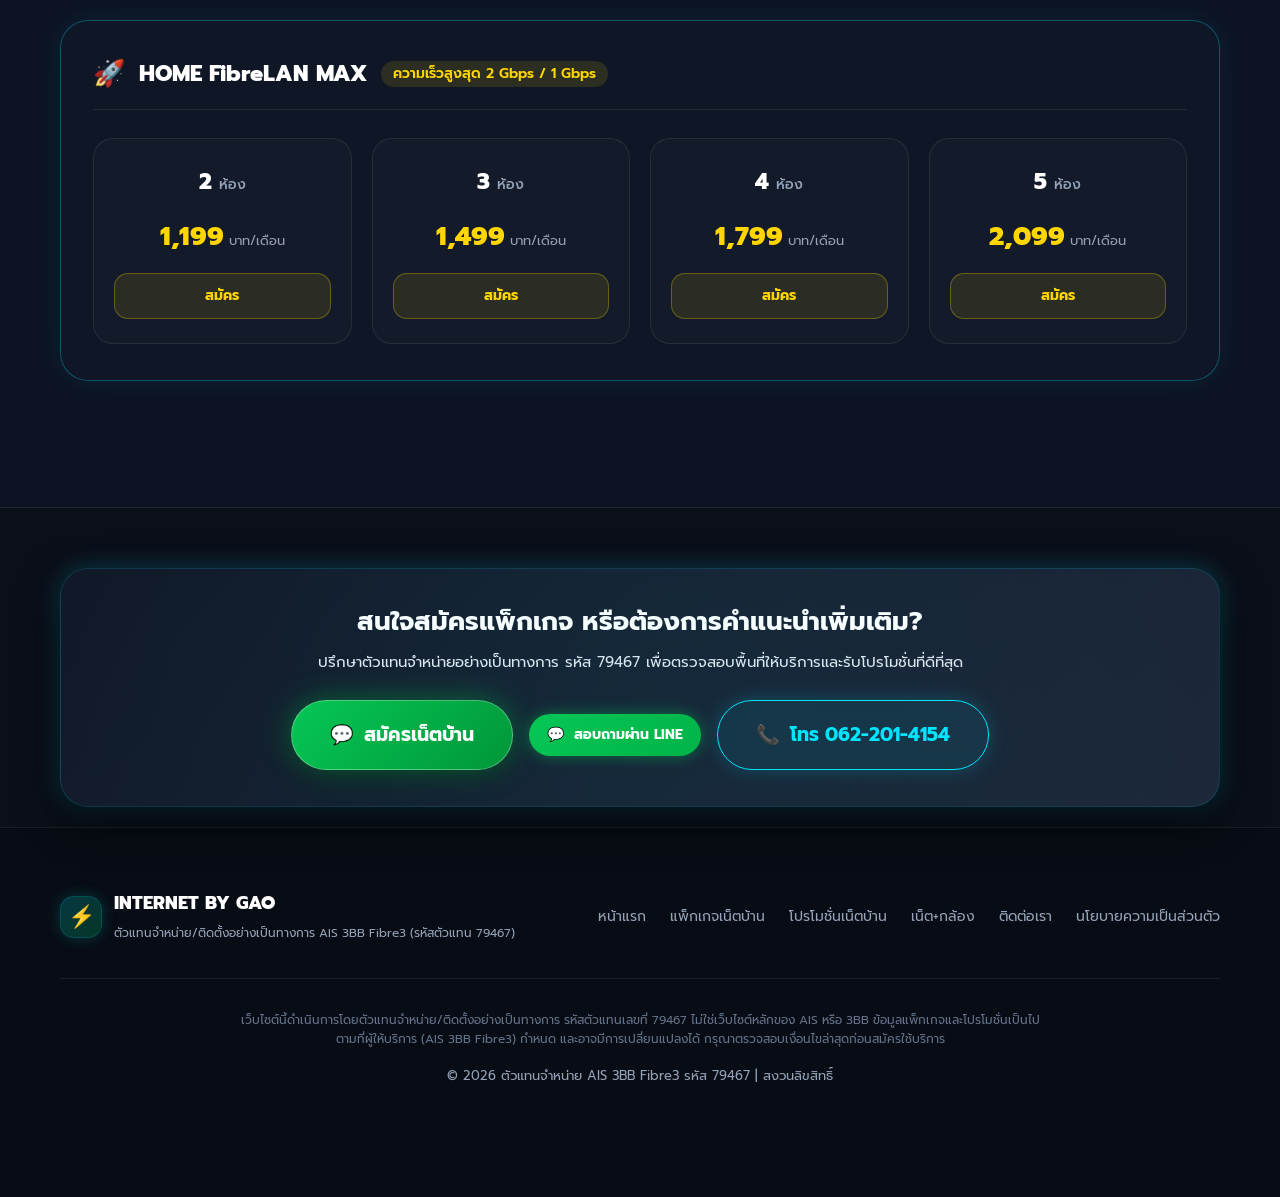
<file: packages.html>
<!DOCTYPE html>
<html lang="th">

<head>
  <meta charset="UTF-8">
  <meta name="viewport" content="width=device-width, initial-scale=1.0">
  <meta http-equiv="X-UA-Compatible" content="IE=edge">

  <!-- SEO Meta Tags -->
  <title>แพ็กเกจเน็ตบ้าน 3BB และ AIS | สิงข่าน อินเทอร์เน็ต</title>
  <meta name="description" content="รวมแพ็กเกจเน็ตบ้านไฟเบอร์ 3BB และ AIS Fibre3 ความเร็ว 300 Mbps ถึง 2 Gbps เริ่มต้นเพียง 499 บาท/เดือน สมัครผ่านตัวแทนรหัส 79467 ฟรีค่าแรกเข้าและติดตั้ง โทร 062-201-4154 หรือแอด LINE">
  <meta name="keywords" content="แพ็กเกจเน็ตบ้าน, เน็ตบ้าน AIS, เน็ตบ้าน 3BB, สมัครเน็ตบ้าน, โปรเน็ตบ้าน, เน็ตบ้านไฟเบอร์, AIS 3BB Fibre3, สิงข่าน อินเทอร์เน็ต">
  <meta name="robots" content="index, follow">
  <meta name="author" content="ตัวแทนจำหน่าย AIS 3BB Fibre3 รหัส 79467 (ศฤงคาร พุทธรักษา)">
  <link rel="canonical" href="https://singkhaninternet.xyz/packages">

  <!-- Open Graph / Social Sharing -->
  <meta property="og:type" content="website">
  <meta property="og:url" content="https://singkhaninternet.xyz/packages">
  <meta property="og:title" content="แพ็กเกจเน็ตบ้าน 3BB และ AIS | สิงข่าน อินเทอร์เน็ต">
  <meta property="og:description" content="รวมแพ็กเกจเน็ตบ้านไฟเบอร์ AIS 3BB Fibre3 เริ่มต้น 499 บาท/เดือน ฟรีค่าติดตั้ง โทร 062-201-4154 สมัครง่ายผ่าน LINE">
  <meta property="og:image" content="https://singkhaninternet.xyz/hero-bg.jpg">

  <!-- Twitter Card -->
  <meta name="twitter:card" content="summary_large_image">
  <meta name="twitter:title" content="แพ็กเกจเน็ตบ้าน 3BB และ AIS | สิงข่าน อินเทอร์เน็ต">
  <meta name="twitter:description" content="รวมแพ็กเกจเน็ตบ้านไฟเบอร์ AIS 3BB Fibre3 เริ่มต้น 499 บาท/เดือน โทร 062-201-4154">
  <meta name="twitter:image" content="https://singkhaninternet.xyz/hero-bg.jpg">

  <!-- Google Fonts: Prompt & Inter -->
  <link rel="preconnect" href="https://fonts.googleapis.com">
  <link rel="preconnect" href="https://fonts.gstatic.com" crossorigin>
  <link href="https://fonts.googleapis.com/css2?family=Inter:wght@400;600;700;800&family=Prompt:wght@300;400;500;600;700;800&display=swap" rel="stylesheet">

  <!-- Stylesheet -->
  <link rel="stylesheet" href="style.css">

  <!-- Favicon -->
  <link rel="icon" href="data:image/svg+xml,<svg xmlns='http://www.w3.org/2000/svg' viewBox='0 0 100 100'><text y='.9em' font-size='90'>⚡</text></svg>">

  <!-- Schema.org JSON-LD -->
  <script type="application/ld+json">
  {
    "@context": "https://schema.org",
    "@type": "Product",
    "name": "แพ็กเกจเน็ตบ้าน AIS 3BB Fibre3",
    "image": "https://singkhaninternet.xyz/hero-bg.jpg",
    "description": "แพ็กเกจอินเทอร์เน็ตบ้านไฟเบอร์ AIS 3BB Fibre3 ความเร็วเริ่มต้น 300/300 Mbps ถึง 2 Gbps",
    "brand": {
      "@type": "Brand",
      "name": "AIS 3BB Fibre3"
    },
    "offers": {
      "@type": "AggregateOffer",
      "priceCurrency": "THB",
      "lowPrice": "499",
      "highPrice": "2099",
      "offerCount": "15"
    }
  }
  </script>

  <!-- Google tag (gtag.js) -->
  <script async src="https://www.googletagmanager.com/gtag/js?id=AW-18393127491"></script>
  <script>
    window.dataLayer = window.dataLayer || [];
    function gtag(){dataLayer.push(arguments);}
    gtag('js', new Date());

    gtag('config', 'AW-18393127491');
  </script>
</head>

<body>

  <!-- ===== NAVBAR ===== -->
  <header>
    <nav class="navbar" id="navbar" aria-label="แถบนำทางหลัก">
      <div class="container nav-container">
        <a href="index.html" class="nav-logo" aria-label="หน้าแรก INTERNET BY GAO">
          <div class="logo-icon-wrap">⚡</div>
          <div class="logo-text">
            <span class="logo-main">INTERNET BY GAO</span>
            <span class="logo-sub">ตัวแทนจำหน่ายอย่างเป็นทางการ รหัส 79467</span>
          </div>
        </a>

        <div class="nav-links" id="navLinks">
          <a href="index.html" class="nav-link">หน้าแรก</a>
          <a href="packages" class="nav-link active">แพ็กเกจเน็ตบ้าน</a>
          <a href="promotion" class="nav-link">โปรโมชั่น</a>
          <a href="cctv" class="nav-link">เน็ต+กล้อง</a>
          <a href="contact" class="nav-link">ติดต่อเรา</a>
        </div>

        <div class="nav-actions">
          <a href="tel:0622014154" 
             class="btn btn-nav-call" 
             data-conversion="phone_click" 
             data-conversion-label="nav_call"
             aria-label="โทรสอบถาม 062-201-4154">
            <span>📞</span> 062-201-4154
          </a>
          <a href="https://line.me/ti/p/fxpsLGpZHG" 
             target="_blank" 
             rel="noopener" 
             class="btn btn-nav-line" 
             data-conversion="line_click" 
             data-conversion-label="nav_line"
             aria-label="สมัครผ่าน LINE">
            <span>💬</span> สมัครผ่าน LINE
          </a>
          <button class="hamburger" id="hamburger" aria-label="เปิดเมนูนำทาง" aria-expanded="false">
            <span></span><span></span><span></span>
          </button>
        </div>
      </div>
    </nav>
  </header>

  <!-- ===== MOBILE MENU ===== -->
  <div class="mobile-menu" id="mobileMenu" aria-label="เมนูบนมือถือ">
    <a href="index.html" class="mobile-link">🏠 หน้าแรก</a>
    <a href="packages" class="mobile-link">🌐 แพ็กเกจเน็ตบ้าน</a>
    <a href="promotion" class="mobile-link">🎁 โปรโมชั่นเน็ตบ้าน</a>
    <a href="cctv" class="mobile-link">📷 เน็ต + กล้องวงจรปิด</a>
    <a href="contact" class="mobile-link">👤 ติดต่อตัวแทน</a>
    <div class="mobile-contact">
      <a href="tel:0622014154" 
         class="btn btn-call-mobile" 
         data-conversion="phone_click" 
         data-conversion-label="mobile_menu_phone">
        <span>📞</span> โทร 062-201-4154
      </a>
      <a href="https://line.me/ti/p/fxpsLGpZHG" 
         target="_blank" 
         rel="noopener" 
         class="btn btn-line-mobile" 
         data-conversion="line_click" 
         data-conversion-label="mobile_menu_line">
        <span>💬</span> สมัครผ่าน LINE เลย
      </a>
    </div>
  </div>

  <main>
    <!-- ===== SUBPAGE HERO ===== -->
    <section class="subpage-hero">
      <div class="container">
        <nav class="breadcrumb" aria-label="Breadcrumb">
          <a href="index.html">หน้าแรก</a>
          <span class="breadcrumb-sep">/</span>
          <span class="breadcrumb-current">แพ็กเกจเน็ตบ้าน</span>
        </nav>
        <h1 class="hero-title">
          แพ็กเกจเน็ตบ้าน <span class="text-gradient">3BB และ AIS Fibre3</span>
        </h1>
        <p class="hero-desc">
          เลือกแพ็กเกจเน็ตบ้านไฟเบอร์ออปติกแท้ 100% ที่ตอบโจทย์การใช้งานของคุณ สมัครผ่านตัวแทนจำหน่ายอย่างเป็นทางการ รหัส <strong>79467</strong> ฟรีค่าติดตั้งและสิทธิพิเศษมากมาย
        </p>

        <!-- CTA Buttons -->
        <div class="cta-button-group">
          <a href="https://line.me/ti/p/fxpsLGpZHG" 
             target="_blank" 
             rel="noopener" 
             class="btn btn-primary-lg" 
             data-conversion="signup_click" 
             data-conversion-label="packages_hero_line">
            <span>💬</span> สมัครเน็ตบ้าน
          </a>
          <a href="https://line.me/ti/p/fxpsLGpZHG" 
             target="_blank" 
             rel="noopener" 
             class="btn btn-nav-line" 
             data-conversion="line_click" 
             data-conversion-label="packages_hero_inquire">
            <span>💬</span> สอบถามผ่าน LINE
          </a>
          <a href="tel:0622014154" 
             class="btn btn-outline-lg" 
             data-conversion="phone_click" 
             data-conversion-label="packages_hero_phone">
            <span>📞</span> โทรสอบถาม 062-201-4154
          </a>
        </div>
      </div>
    </section>

    <!-- ===== SECTION 1: PACKAGES - เน็ตบ้านอย่างเดียว ===== -->
    <section class="section" id="internet-only">
      <div class="container">
        <div class="section-header">
          <span class="section-tag">Internet Only</span>
          <h2 class="section-title">แพ็กเกจเน็ตบ้านอย่างเดียว (เน็ตไฟเบอร์)</h2>
          <p class="section-desc">เน้นความเร็ว แรง เสถียร ไม่สะดุด เหมาะสำหรับการทำงาน เล่นเกม ดูวิดีโอ 4K และทุกกิจกรรมออนไลน์</p>
        </div>
        <div class="packages-grid">

          <!-- 499 -->
          <article class="package-card">
            <div class="card-header">
              <span class="speed-badge">300/300 Mbps</span>
              <div class="price-block">
                <span class="price-amount">499</span>
                <span class="price-unit">บาท/เดือน</span>
              </div>
              <span class="price-vat">รวม VAT 533.93 บาท</span>
            </div>
            <div class="card-body">
              <ul class="feature-list">
                <li><span class="check">✓</span> ความเร็ว Download/Upload 300/300 Mbps</li>
                <li><span class="check">✓</span> ไฟเบอร์ออปติกแท้ 100%</li>
                <li><span class="check">✓</span> สัญญา 12 เดือน</li>
                <li><span class="check">✓</span> ฟรีค่าติดตั้ง*</li>
              </ul>
              <a href="https://line.me/ti/p/fxpsLGpZHG" 
                 target="_blank" 
                 rel="noopener" 
                 class="btn btn-card" 
                 data-conversion="signup_click" 
                 data-conversion-label="pkg_only_499">
                สมัครแพ็กเกจนี้
              </a>
            </div>
          </article>

          <!-- 500 HOT -->
          <article class="package-card card-hot">
            <div class="card-badge">🔥 HOT</div>
            <div class="card-header">
              <span class="speed-badge">500/500 Mbps</span>
              <div class="price-block">
                <span class="price-amount">500</span>
                <span class="price-unit">บาท/เดือน</span>
              </div>
              <span class="price-vat">รวม VAT 535 บาท</span>
            </div>
            <div class="card-body">
              <ul class="feature-list">
                <li><span class="check">✓</span> ความเร็ว Download/Upload 500/500 Mbps</li>
                <li><span class="check">✓</span> ไฟเบอร์ออปติกแท้ 100%</li>
                <li><span class="check">✓</span> สัญญา 24 เดือน</li>
                <li><span class="check">✓</span> ฟรีค่าติดตั้ง*</li>
              </ul>
              <a href="https://line.me/ti/p/fxpsLGpZHG" 
                 target="_blank" 
                 rel="noopener" 
                 class="btn btn-card btn-hot" 
                 data-conversion="signup_click" 
                 data-conversion-label="pkg_only_500">
                สมัครแพ็กเกจนี้
              </a>
            </div>
          </article>

          <!-- 600 12m -->
          <article class="package-card">
            <div class="card-header">
              <span class="speed-badge">500/500 Mbps</span>
              <div class="price-block">
                <span class="price-amount">600</span>
                <span class="price-unit">บาท/เดือน</span>
              </div>
              <span class="price-vat">รวม VAT 642 บาท</span>
            </div>
            <div class="card-body">
              <ul class="feature-list">
                <li><span class="check">✓</span> ความเร็ว Download/Upload 500/500 Mbps</li>
                <li><span class="check">✓</span> ไฟเบอร์ออปติกแท้ 100%</li>
                <li><span class="check">✓</span> สัญญา 12 เดือน</li>
                <li><span class="check">✓</span> ฟรีค่าติดตั้ง*</li>
              </ul>
              <a href="https://line.me/ti/p/fxpsLGpZHG" 
                 target="_blank" 
                 rel="noopener" 
                 class="btn btn-card" 
                 data-conversion="signup_click" 
                 data-conversion-label="pkg_only_600_12m">
                สมัครแพ็กเกจนี้
              </a>
            </div>
          </article>

          <!-- 600 สุดคุ้ม 1000/500 -->
          <article class="package-card card-best">
            <div class="card-badge badge-best">⭐ สุดคุ้ม</div>
            <div class="card-header">
              <span class="speed-badge speed-fast">1000/500 Mbps</span>
              <div class="price-block">
                <span class="price-amount">600</span>
                <span class="price-unit">บาท/เดือน</span>
              </div>
              <span class="price-vat">รวม VAT 642 บาท</span>
            </div>
            <div class="card-body">
              <ul class="feature-list">
                <li><span class="check">✓</span> ความเร็ว Download 1000 / Upload 500 Mbps</li>
                <li><span class="check">✓</span> ไฟเบอร์ออปติกแท้ 100%</li>
                <li><span class="check">✓</span> สัญญา 24 เดือน</li>
                <li><span class="check">✓</span> ฟรีค่าติดตั้ง*</li>
              </ul>
              <a href="https://line.me/ti/p/fxpsLGpZHG" 
                 target="_blank" 
                 rel="noopener" 
                 class="btn btn-card btn-best" 
                 data-conversion="signup_click" 
                 data-conversion-label="pkg_only_600_best">
                สมัครแพ็กเกจนี้
              </a>
            </div>
          </article>

          <!-- 700 -->
          <article class="package-card">
            <div class="card-header">
              <span class="speed-badge speed-fast">1000/500 Mbps</span>
              <div class="price-block">
                <span class="price-amount">700</span>
                <span class="price-unit">บาท/เดือน</span>
              </div>
              <span class="price-vat">รวม VAT 749 บาท</span>
            </div>
            <div class="card-body">
              <ul class="feature-list">
                <li><span class="check">✓</span> ความเร็ว Download 1000 / Upload 500 Mbps</li>
                <li><span class="check">✓</span> ไฟเบอร์ออปติกแท้ 100%</li>
                <li><span class="check">✓</span> สัญญา 12 เดือน</li>
                <li><span class="check">✓</span> ฟรีค่าติดตั้ง*</li>
              </ul>
              <a href="https://line.me/ti/p/fxpsLGpZHG" 
                 target="_blank" 
                 rel="noopener" 
                 class="btn btn-card" 
                 data-conversion="signup_click" 
                 data-conversion-label="pkg_only_700">
                สมัครแพ็กเกจนี้
              </a>
            </div>
          </article>

          <!-- 1200 Ultra Speed -->
          <article class="package-card">
            <div class="card-header">
              <span class="speed-badge speed-ultra">1000/1000 Mbps</span>
              <div class="price-block">
                <span class="price-amount">1,200</span>
                <span class="price-unit">บาท/เดือน</span>
              </div>
              <span class="price-vat">รวม VAT 1,284 บาท</span>
            </div>
            <div class="card-body">
              <ul class="feature-list">
                <li><span class="check">✓</span> ความเร็ว Download/Upload 1000/1000 Mbps</li>
                <li><span class="check">✓</span> ไฟเบอร์ออปติกแท้ 100% สปีดเต็มพิกัด</li>
                <li><span class="check">✓</span> สัญญา 12 เดือน</li>
                <li><span class="check">✓</span> ฟรีค่าติดตั้ง*</li>
              </ul>
              <a href="https://line.me/ti/p/fxpsLGpZHG" 
                 target="_blank" 
                 rel="noopener" 
                 class="btn btn-card" 
                 data-conversion="signup_click" 
                 data-conversion-label="pkg_only_1200">
                สมัครแพ็กเกจนี้
              </a>
            </div>
          </article>
        </div>
      </div>
    </section>

    <!-- ===== SECTION 2: PACKAGES - Net & Entertainment ===== -->
    <section class="section section-alt" id="entertainment">
      <div class="container">
        <div class="section-header">
          <span class="section-tag">Net &amp; Entertainment</span>
          <h2 class="section-title">แพ็กเกจเน็ตพร้อมความบันเทิง (AIS PLAYBOX)</h2>
          <p class="section-desc">เน็ตไฟเบอร์ความเร็วสูง พร้อมกล่อง AIS PLAYBOX และแอปสตรีมมิ่งชั้นนำระดับโลก</p>
        </div>
        <div class="packages-grid">

          <!-- 599 HBO -->
          <article class="package-card card-ent">
            <div class="card-header">
              <div class="ent-badge">🎬 AIS PLAYBOX</div>
              <span class="speed-badge">500/500 Mbps</span>
              <div class="price-block">
                <span class="price-amount">599</span>
                <span class="price-unit">บาท/เดือน</span>
              </div>
            </div>
            <div class="card-body">
              <ul class="feature-list">
                <li><span class="check">✓</span> ความเร็ว 500/500 Mbps</li>
                <li><span class="check">✓</span> กล่องทีวี AIS PLAYBOX</li>
                <li><span class="check">✓</span> รับชมฟรี HBO Max</li>
                <li><span class="check">✓</span> ฟรีค่าติดตั้ง*</li>
              </ul>
              <a href="https://line.me/ti/p/fxpsLGpZHG" 
                 target="_blank" 
                 rel="noopener" 
                 class="btn btn-card" 
                 data-conversion="signup_click" 
                 data-conversion-label="pkg_ent_599">
                สมัครแพ็กเกจนี้
              </a>
            </div>
          </article>

          <!-- 699 All Streaming HOT -->
          <article class="package-card card-ent card-hot">
            <div class="card-badge">🔥 ยอดนิยม</div>
            <div class="card-header">
              <div class="ent-badge">🎬 AIS PLAYBOX</div>
              <span class="speed-badge">500/500 Mbps</span>
              <div class="price-block">
                <span class="price-amount">699</span>
                <span class="price-unit">บาท/เดือน</span>
              </div>
            </div>
            <div class="card-body">
              <ul class="feature-list">
                <li><span class="check">✓</span> ความเร็ว 500/500 Mbps</li>
                <li><span class="check">✓</span> กล่องทีวี AIS PLAYBOX</li>
                <li><span class="check">✓</span> รับชมฟรี HBO Max, Disney+</li>
                <li><span class="check">✓</span> รับชมฟรี iQIYI, Viu, WeTV</li>
                <li><span class="check">✓</span> ฟรีค่าติดตั้ง*</li>
              </ul>
              <a href="https://line.me/ti/p/fxpsLGpZHG" 
                 target="_blank" 
                 rel="noopener" 
                 class="btn btn-card btn-hot" 
                 data-conversion="signup_click" 
                 data-conversion-label="pkg_ent_699_hot">
                สมัครแพ็กเกจนี้
              </a>
            </div>
          </article>

          <!-- 799 1Gbps -->
          <article class="package-card card-ent">
            <div class="card-header">
              <div class="ent-badge">🎬 AIS PLAYBOX</div>
              <span class="speed-badge speed-fast">1000/500 Mbps</span>
              <div class="price-block">
                <span class="price-amount">799</span>
                <span class="price-unit">บาท/เดือน</span>
              </div>
            </div>
            <div class="card-body">
              <ul class="feature-list">
                <li><span class="check">✓</span> ความเร็ว 1000/500 Mbps</li>
                <li><span class="check">✓</span> กล่องทีวี AIS PLAYBOX</li>
                <li><span class="check">✓</span> รับชมฟรี HBO Max, Disney+</li>
                <li><span class="check">✓</span> รับชมฟรี iQIYI, Viu, WeTV</li>
                <li><span class="check">✓</span> ฟรีค่าติดตั้ง*</li>
              </ul>
              <a href="https://line.me/ti/p/fxpsLGpZHG" 
                 target="_blank" 
                 rel="noopener" 
                 class="btn btn-card" 
                 data-conversion="signup_click" 
                 data-conversion-label="pkg_ent_799">
                สมัครแพ็กเกจนี้
              </a>
            </div>
          </article>

        </div>
      </div>
    </section>

    <!-- ===== SECTION 3: PACKAGES - Netflix Lover ===== -->
    <section class="section" id="netflix">
      <div class="container">
        <div class="section-header">
          <span class="section-tag tag-netflix">Netflix Lover</span>
          <h2 class="section-title">แพ็กเกจเน็ตพร้อม Netflix</h2>
          <p class="section-desc">เน็ตไฟเบอร์ + กล่อง AIS PLAYBOX + บัญชี Netflix ในแพ็กเกจเดียว ดูซีรีส์ ภาพยนตร์แบบจุใจ</p>
        </div>
        <div class="packages-grid">

          <!-- 699 Netflix Basic -->
          <article class="package-card card-netflix">
            <div class="card-header">
              <div class="netflix-badge">🎬 Netflix Basic HD</div>
              <span class="speed-badge">500/500 Mbps</span>
              <div class="price-block">
                <span class="price-amount">699</span>
                <span class="price-unit">บาท/เดือน</span>
              </div>
              <span class="price-vat">รวม VAT 747.93 บาท</span>
            </div>
            <div class="card-body">
              <ul class="feature-list">
                <li><span class="check">✓</span> ความเร็ว 500/500 Mbps</li>
                <li><span class="check">✓</span> กล่องทีวี AIS PLAYBOX</li>
                <li><span class="check">✓</span> Netflix Basic HD (1 อุปกรณ์)</li>
              </ul>
              <a href="https://line.me/ti/p/fxpsLGpZHG" 
                 target="_blank" 
                 rel="noopener" 
                 class="btn btn-card" 
                 data-conversion="signup_click" 
                 data-conversion-label="pkg_netflix_699">
                สมัครแพ็กเกจนี้
              </a>
            </div>
          </article>

          <!-- 799 Netflix Basic สุดคุ้ม -->
          <article class="package-card card-netflix card-best">
            <div class="card-badge badge-best">⭐ สุดคุ้ม</div>
            <div class="card-header">
              <div class="netflix-badge">🎬 Netflix Basic HD</div>
              <span class="speed-badge speed-fast">1000/500 Mbps</span>
              <div class="price-block">
                <span class="price-amount">799</span>
                <span class="price-unit">บาท/เดือน</span>
              </div>
              <span class="price-vat">รวม VAT 854.93 บาท</span>
            </div>
            <div class="card-body">
              <ul class="feature-list">
                <li><span class="check">✓</span> ความเร็ว 1000/500 Mbps</li>
                <li><span class="check">✓</span> กล่องทีวี AIS PLAYBOX</li>
                <li><span class="check">✓</span> Netflix Basic HD (1 อุปกรณ์)</li>
              </ul>
              <a href="https://line.me/ti/p/fxpsLGpZHG" 
                 target="_blank" 
                 rel="noopener" 
                 class="btn btn-card btn-best" 
                 data-conversion="signup_click" 
                 data-conversion-label="pkg_netflix_799_best">
                สมัครแพ็กเกจนี้
              </a>
            </div>
          </article>

          <!-- 899 Netflix Standard -->
          <article class="package-card card-netflix">
            <div class="card-header">
              <div class="netflix-badge">🎬 Netflix Standard Full HD</div>
              <span class="speed-badge speed-fast">1000/500 Mbps</span>
              <div class="price-block">
                <span class="price-amount">899</span>
                <span class="price-unit">บาท/เดือน</span>
              </div>
              <span class="price-vat">รวม VAT 961.93 บาท</span>
            </div>
            <div class="card-body">
              <ul class="feature-list">
                <li><span class="check">✓</span> ความเร็ว 1000/500 Mbps</li>
                <li><span class="check">✓</span> กล่องทีวี AIS PLAYBOX</li>
                <li><span class="check">✓</span> Netflix Standard Full HD (2 อุปกรณ์พร้อมกัน)</li>
              </ul>
              <a href="https://line.me/ti/p/fxpsLGpZHG" 
                 target="_blank" 
                 rel="noopener" 
                 class="btn btn-card" 
                 data-conversion="signup_click" 
                 data-conversion-label="pkg_netflix_899">
                สมัครแพ็กเกจนี้
              </a>
            </div>
          </article>

          <!-- 999 Netflix Premium -->
          <article class="package-card card-netflix">
            <div class="card-header">
              <div class="netflix-badge">🎬 Netflix Premium 4K</div>
              <span class="speed-badge speed-fast">1000/500 Mbps</span>
              <div class="price-block">
                <span class="price-amount">999</span>
                <span class="price-unit">บาท/เดือน</span>
              </div>
              <span class="price-vat">รวม VAT 1,068.93 บาท</span>
            </div>
            <div class="card-body">
              <ul class="feature-list">
                <li><span class="check">✓</span> ความเร็ว 1000/500 Mbps</li>
                <li><span class="check">✓</span> กล่องทีวี AIS PLAYBOX</li>
                <li><span class="check">✓</span> Netflix Premium 4K Ultra HD (4 อุปกรณ์พร้อมกัน)</li>
              </ul>
              <a href="https://line.me/ti/p/fxpsLGpZHG" 
                 target="_blank" 
                 rel="noopener" 
                 class="btn btn-card" 
                 data-conversion="signup_click" 
                 data-conversion-label="pkg_netflix_999">
                สมัครแพ็กเกจนี้
              </a>
            </div>
          </article>

        </div>
      </div>
    </section>

    <!-- ===== SECTION 4: PACKAGES - HOME FibreLAN ===== -->
    <section class="section section-alt" id="fibrelan">
      <div class="container">
        <div class="section-header">
          <span class="section-tag">HOME FibreLAN</span>
          <h2 class="section-title">แพ็กเกจ HOME FibreLAN</h2>
          <p class="section-desc">ระบบเครือข่ายภายในบ้านแบบใยแก้วโปร่งใส เสถียรเต็มสปีด 1 Gbps ทุกห้อง ครอบคลุมทั่วทั้งบ้าน</p>
        </div>

        <!-- FibreLAN PLUS+ -->
        <div class="fibrelan-group">
          <h3 class="fibrelan-title">
            <span class="fibrelan-icon">🏠</span>
            HOME FibreLAN PLUS+
            <span class="fibrelan-speed">ความเร็วสูงสุด 1000/1000 Mbps</span>
          </h3>
          <div class="fibrelan-grid">
            <div class="fibrelan-card">
              <div class="room-count">2 <span>ห้อง</span></div>
              <div class="fibrelan-price"><span>899</span> บาท/เดือน</div>
              <a href="https://line.me/ti/p/fxpsLGpZHG" 
                 target="_blank" 
                 rel="noopener" 
                 class="btn btn-fibrelan" 
                 data-conversion="signup_click" 
                 data-conversion-label="pkg_fibrelan_plus_2">
                สมัคร
              </a>
            </div>
            <div class="fibrelan-card">
              <div class="room-count">3 <span>ห้อง</span></div>
              <div class="fibrelan-price"><span>1,199</span> บาท/เดือน</div>
              <a href="https://line.me/ti/p/fxpsLGpZHG" 
                 target="_blank" 
                 rel="noopener" 
                 class="btn btn-fibrelan" 
                 data-conversion="signup_click" 
                 data-conversion-label="pkg_fibrelan_plus_3">
                สมัคร
              </a>
            </div>
            <div class="fibrelan-card">
              <div class="room-count">4 <span>ห้อง</span></div>
              <div class="fibrelan-price"><span>1,499</span> บาท/เดือน</div>
              <a href="https://line.me/ti/p/fxpsLGpZHG" 
                 target="_blank" 
                 rel="noopener" 
                 class="btn btn-fibrelan" 
                 data-conversion="signup_click" 
                 data-conversion-label="pkg_fibrelan_plus_4">
                สมัคร
              </a>
            </div>
            <div class="fibrelan-card">
              <div class="room-count">5 <span>ห้อง</span></div>
              <div class="fibrelan-price"><span>1,799</span> บาท/เดือน</div>
              <a href="https://line.me/ti/p/fxpsLGpZHG" 
                 target="_blank" 
                 rel="noopener" 
                 class="btn btn-fibrelan" 
                 data-conversion="signup_click" 
                 data-conversion-label="pkg_fibrelan_plus_5">
                สมัคร
              </a>
            </div>
          </div>
        </div>

        <!-- FibreLAN MAX -->
        <div class="fibrelan-group fibrelan-max">
          <h3 class="fibrelan-title">
            <span class="fibrelan-icon">🚀</span>
            HOME FibreLAN MAX
            <span class="fibrelan-speed speed-ultra-text">ความเร็วสูงสุด 2 Gbps / 1 Gbps</span>
          </h3>
          <div class="fibrelan-grid">
            <div class="fibrelan-card fibrelan-card-max">
              <div class="room-count">2 <span>ห้อง</span></div>
              <div class="fibrelan-price"><span>1,199</span> บาท/เดือน</div>
              <a href="https://line.me/ti/p/fxpsLGpZHG" 
                 target="_blank" 
                 rel="noopener" 
                 class="btn btn-fibrelan-max" 
                 data-conversion="signup_click" 
                 data-conversion-label="pkg_fibrelan_max_2">
                สมัคร
              </a>
            </div>
            <div class="fibrelan-card fibrelan-card-max">
              <div class="room-count">3 <span>ห้อง</span></div>
              <div class="fibrelan-price"><span>1,499</span> บาท/เดือน</div>
              <a href="https://line.me/ti/p/fxpsLGpZHG" 
                 target="_blank" 
                 rel="noopener" 
                 class="btn btn-fibrelan-max" 
                 data-conversion="signup_click" 
                 data-conversion-label="pkg_fibrelan_max_3">
                สมัคร
              </a>
            </div>
            <div class="fibrelan-card fibrelan-card-max">
              <div class="room-count">4 <span>ห้อง</span></div>
              <div class="fibrelan-price"><span>1,799</span> บาท/เดือน</div>
              <a href="https://line.me/ti/p/fxpsLGpZHG" 
                 target="_blank" 
                 rel="noopener" 
                 class="btn btn-fibrelan-max" 
                 data-conversion="signup_click" 
                 data-conversion-label="pkg_fibrelan_max_4">
                สมัคร
              </a>
            </div>
            <div class="fibrelan-card fibrelan-card-max">
              <div class="room-count">5 <span>ห้อง</span></div>
              <div class="fibrelan-price"><span>2,099</span> บาท/เดือน</div>
              <a href="https://line.me/ti/p/fxpsLGpZHG" 
                 target="_blank" 
                 rel="noopener" 
                 class="btn btn-fibrelan-max" 
                 data-conversion="signup_click" 
                 data-conversion-label="pkg_fibrelan_max_5">
                สมัคร
              </a>
            </div>
          </div>
        </div>

      </div>
    </section>

    <!-- ===== CALL TO ACTION BOX ===== -->
    <div class="container">
      <div class="cta-box">
        <h3>สนใจสมัครแพ็กเกจ หรือต้องการคำแนะนำเพิ่มเติม?</h3>
        <p>ปรึกษาตัวแทนจำหน่ายอย่างเป็นทางการ รหัส 79467 เพื่อตรวจสอบพื้นที่ให้บริการและรับโปรโมชั่นที่ดีที่สุด</p>
        <div class="cta-button-group">
          <a href="https://line.me/ti/p/fxpsLGpZHG" 
             target="_blank" 
             rel="noopener" 
             class="btn btn-primary-lg" 
             data-conversion="signup_click" 
             data-conversion-label="packages_bottom_signup">
            <span>💬</span> สมัครเน็ตบ้าน
          </a>
          <a href="https://line.me/ti/p/fxpsLGpZHG" 
             target="_blank" 
             rel="noopener" 
             class="btn btn-nav-line" 
             data-conversion="line_click" 
             data-conversion-label="packages_bottom_line">
            <span>💬</span> สอบถามผ่าน LINE
          </a>
          <a href="tel:0622014154" 
             class="btn btn-outline-lg" 
             data-conversion="phone_click" 
             data-conversion-label="packages_bottom_phone">
            <span>📞</span> โทร 062-201-4154
          </a>
        </div>
      </div>
    </div>
  </main>

  <!-- ===== FOOTER ===== -->
  <footer class="footer">
    <div class="container">
      <div class="footer-top">
        <div class="footer-brand">
          <div class="logo-icon-wrap">⚡</div>
          <div>
            <span class="footer-brand-name">INTERNET BY GAO</span>
            <span class="footer-brand-sub">ตัวแทนจำหน่าย/ติดตั้งอย่างเป็นทางการ AIS 3BB Fibre3 (รหัสตัวแทน 79467)</span>
          </div>
        </div>
        <div class="footer-links">
          <a href="index.html">หน้าแรก</a>
          <a href="packages">แพ็กเกจเน็ตบ้าน</a>
          <a href="promotion">โปรโมชั่นเน็ตบ้าน</a>
          <a href="cctv">เน็ต+กล้อง</a>
          <a href="contact">ติดต่อเรา</a>
          <a href="privacy-policy.html">นโยบายความเป็นส่วนตัว</a>
        </div>
      </div>
      <div class="footer-bottom">
        <p class="footer-disclaimer">
          เว็บไซต์นี้ดำเนินการโดยตัวแทนจำหน่าย/ติดตั้งอย่างเป็นทางการ รหัสตัวแทนเลขที่ 79467 ไม่ใช่เว็บไซต์หลักของ AIS หรือ 3BB
          ข้อมูลแพ็กเกจและโปรโมชั่นเป็นไปตามที่ผู้ให้บริการ (AIS 3BB Fibre3) กำหนด และอาจมีการเปลี่ยนแปลงได้ กรุณาตรวจสอบเงื่อนไขล่าสุดก่อนสมัครใช้บริการ
        </p>
        <p class="footer-copyright">
          &copy; 2026 ตัวแทนจำหน่าย AIS 3BB Fibre3 รหัส 79467 | สงวนลิขสิทธิ์
        </p>
      </div>
    </div>
  </footer>

  <!-- ===== FLOATING CTA (BOTTOM BAR) ===== -->
  <div class="floating-cta" aria-label="แถบติดต่อด่วน">
    <a href="tel:0622014154" 
       class="float-btn float-call" 
       data-conversion="phone_click" 
       data-conversion-label="floating_bar_phone" 
       aria-label="โทรสมัครเน็ตบ้าน 062-201-4154">
      <span>📞</span> โทร 062-201-4154
    </a>
    <a href="https://line.me/ti/p/fxpsLGpZHG" 
       target="_blank" 
       rel="noopener" 
       class="float-btn float-line" 
       data-conversion="line_click" 
       data-conversion-label="floating_bar_line" 
       aria-label="สมัครเน็ตบ้านผ่าน LINE">
      <span>💬</span> สมัครผ่าน LINE
    </a>
  </div>

  <!-- ===== BACK TO TOP ===== -->
  <button class="back-to-top" id="backToTop" aria-label="กลับสู่ด้านบนของหน้าเว็บ">↑</button>

  <!-- Script -->
  <script src="script.js"></script>
</body>

</html>
</file>
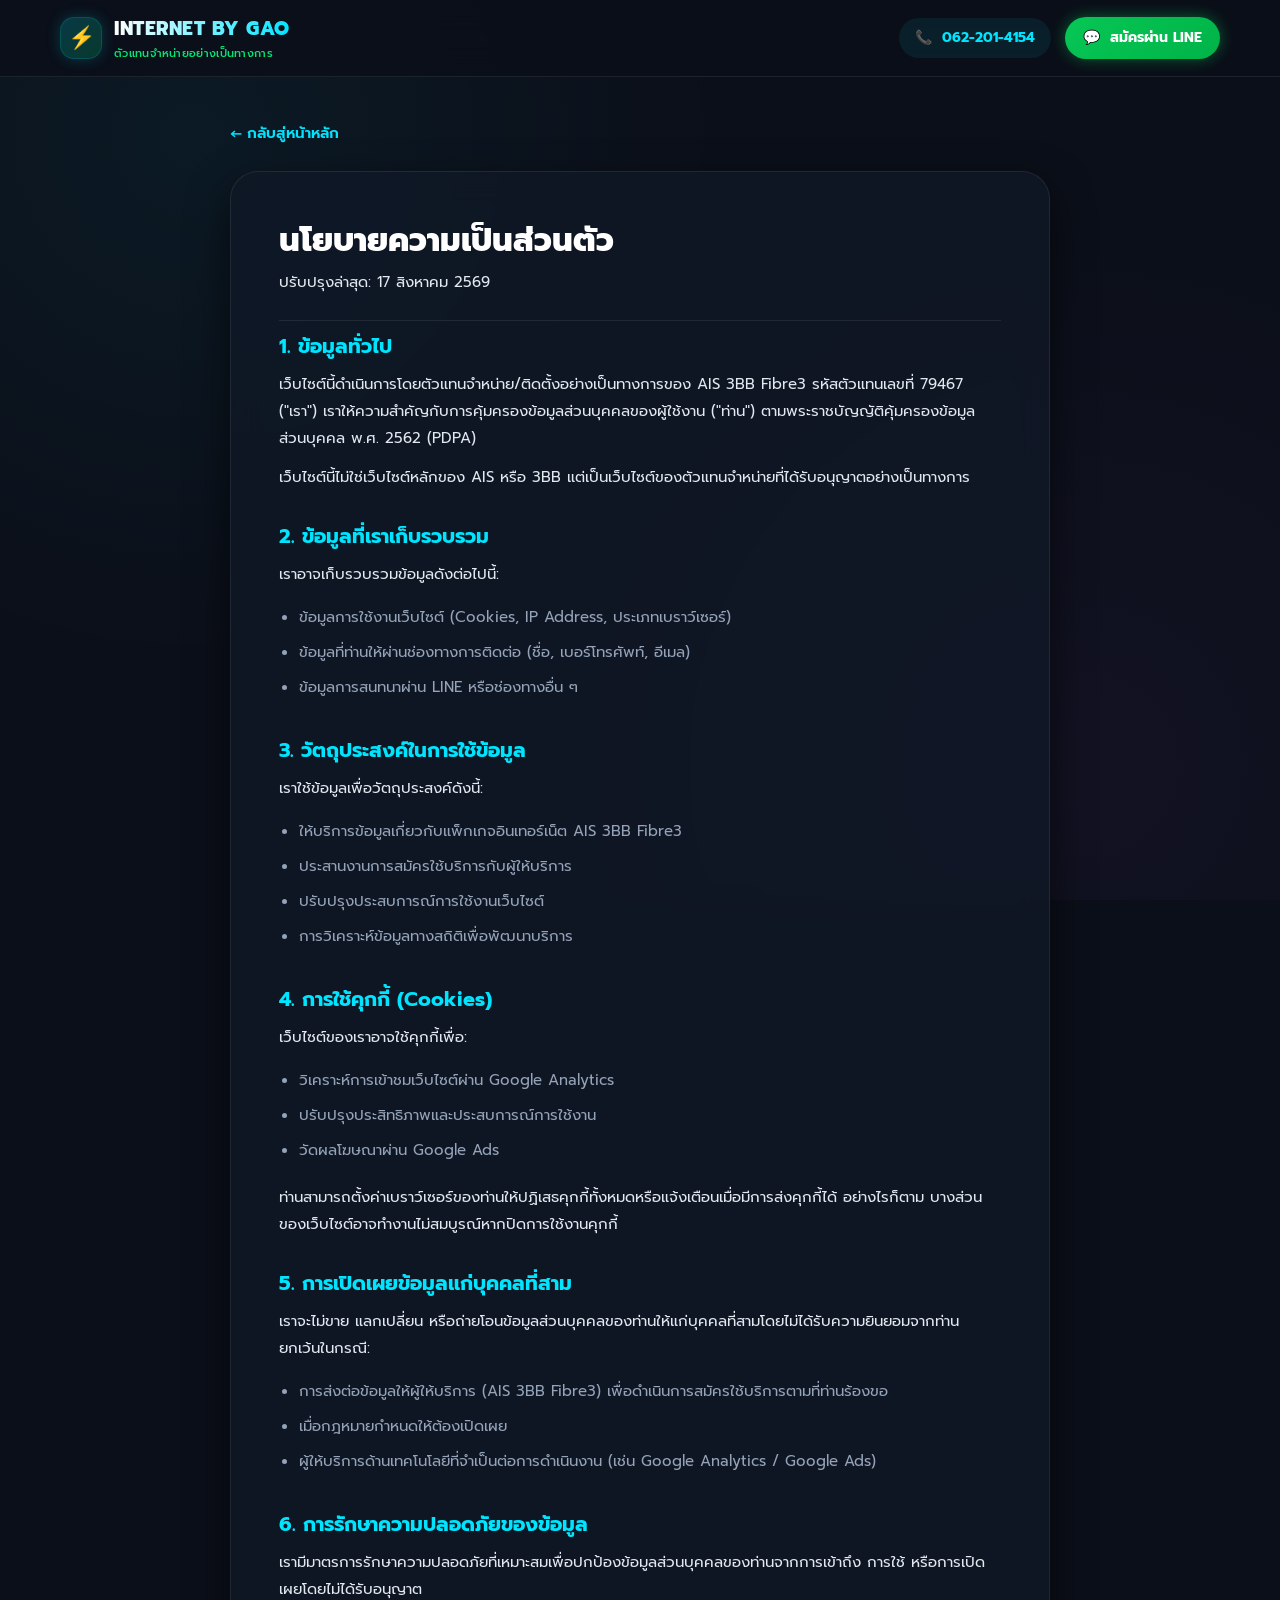
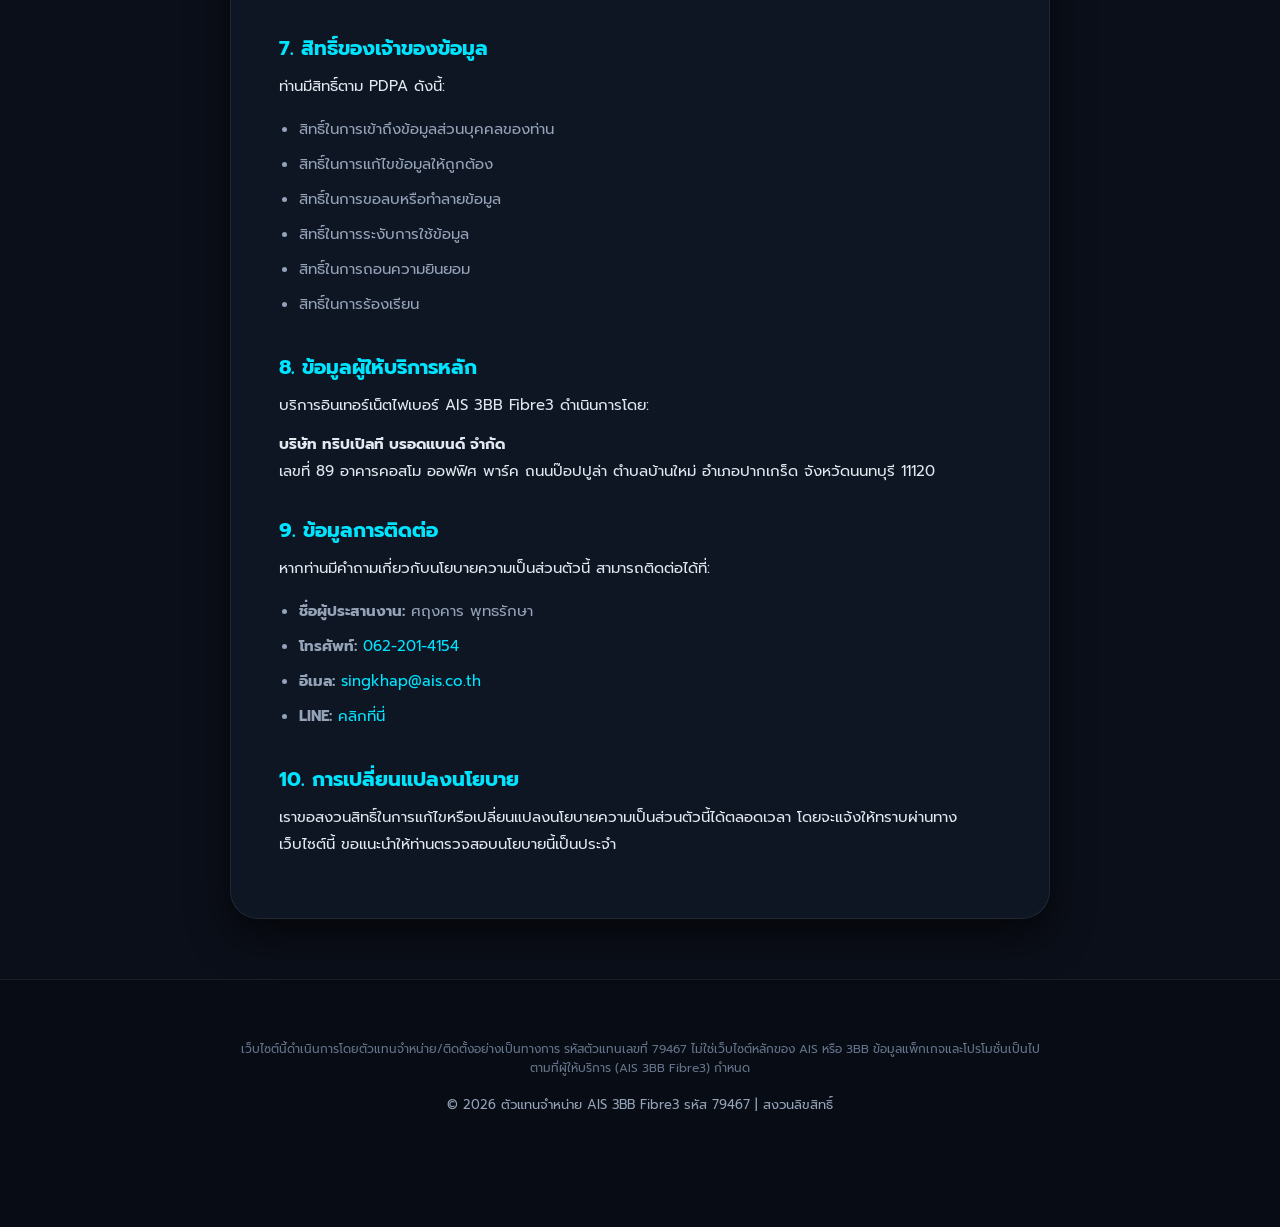
<file: privacy-policy.html>
<!DOCTYPE html>
<html lang="th">

<head>
  <meta charset="UTF-8">
  <meta name="viewport" content="width=device-width, initial-scale=1.0">
  <meta http-equiv="X-UA-Compatible" content="IE=edge">

  <title>นโยบายความเป็นส่วนตัว | ตัวแทนจำหน่าย AIS 3BB Fibre3 รหัส 79467</title>
  <meta name="description" content="นโยบายความเป็นส่วนตัวของเว็บไซต์ตัวแทนจำหน่าย AIS 3BB Fibre3 รหัสตัวแทน 79467">
  <meta name="robots" content="noindex, follow">

  <!-- Google Fonts -->
  <link rel="preconnect" href="https://fonts.googleapis.com">
  <link rel="preconnect" href="https://fonts.gstatic.com" crossorigin>
  <link href="https://fonts.googleapis.com/css2?family=Inter:wght@400;600;700;800&family=Prompt:wght@300;400;500;600;700;800&display=swap" rel="stylesheet">

  <link rel="stylesheet" href="style.css">
  <link rel="icon" href="data:image/svg+xml,<svg xmlns='http://www.w3.org/2000/svg' viewBox='0 0 100 100'><text y='.9em' font-size='90'>⚡</text></svg>">

  <style>
    .policy-content {
      max-width: 860px;
      margin: 120px auto 60px;
      padding: 0 20px;
    }

    .policy-card {
      background: var(--bg-card);
      backdrop-filter: blur(16px);
      border-radius: var(--radius-xl);
      padding: 48px;
      border: 1px solid var(--border-subtle);
      box-shadow: var(--shadow-lg);
    }

    .policy-card h1 {
      font-size: 32px;
      font-weight: 800;
      color: var(--text-primary);
      margin-bottom: 8px;
    }

    .policy-date {
      font-size: 13px;
      color: var(--text-dim);
      margin-bottom: 32px;
      padding-bottom: 24px;
      border-bottom: 1px solid var(--border-subtle);
    }

    .policy-card h2 {
      font-size: 20px;
      font-weight: 700;
      color: var(--neon-cyan);
      margin: 32px 0 12px;
    }

    .policy-card h2:first-of-type {
      margin-top: 0;
    }

    .policy-card p {
      font-size: 15px;
      color: var(--text-secondary);
      line-height: 1.8;
      margin-bottom: 12px;
    }

    .policy-card ul {
      margin: 12px 0 16px 20px;
    }

    .policy-card ul li {
      font-size: 15px;
      color: var(--text-muted);
      line-height: 1.8;
      padding: 4px 0;
      list-style: disc;
    }

    .policy-back {
      display: inline-flex;
      align-items: center;
      gap: 8px;
      margin-bottom: 24px;
      font-size: 15px;
      font-weight: 600;
      color: var(--neon-cyan);
      transition: all var(--transition-fast);
    }

    .policy-back:hover {
      color: var(--neon-green);
      transform: translateX(-4px);
    }

    @media (max-width: 768px) {
      .policy-card {
        padding: 28px 20px;
      }

      .policy-card h1 {
        font-size: 24px;
      }
    }
  </style>

  <!-- Google tag (gtag.js) -->
  <script async src="https://www.googletagmanager.com/gtag/js?id=AW-18393127491"></script>
  <script>
    window.dataLayer = window.dataLayer || [];
    function gtag(){dataLayer.push(arguments);}
    gtag('js', new Date());

    gtag('config', 'AW-18393127491');
  </script>
</head>

<body>

  <!-- NAVBAR -->
  <header>
    <nav class="navbar scrolled" id="navbar">
      <div class="container nav-container">
        <a href="index.html" class="nav-logo">
          <div class="logo-icon-wrap">⚡</div>
          <div class="logo-text">
            <span class="logo-main">INTERNET BY GAO</span>
            <span class="logo-sub">ตัวแทนจำหน่ายอย่างเป็นทางการ</span>
          </div>
        </a>
        <div class="nav-actions">
          <a href="tel:0622014154" 
             class="btn btn-nav-call" 
             data-conversion="phone_click" 
             data-conversion-label="policy_nav_call">
            <span>📞</span> 062-201-4154
          </a>
          <a href="https://line.me/ti/p/fxpsLGpZHG" 
             target="_blank" 
             rel="noopener" 
             class="btn btn-nav-line" 
             data-conversion="line_click" 
             data-conversion-label="policy_nav_line">
            <span>💬</span> สมัครผ่าน LINE
          </a>
        </div>
      </div>
    </nav>
  </header>

  <!-- POLICY CONTENT -->
  <main class="policy-content">
    <a href="index.html" class="policy-back">← กลับสู่หน้าหลัก</a>

    <article class="policy-card">
      <h1>นโยบายความเป็นส่วนตัว</h1>
      <p class="policy-date">ปรับปรุงล่าสุด: 17 สิงหาคม 2569</p>

      <h2>1. ข้อมูลทั่วไป</h2>
      <p>เว็บไซต์นี้ดำเนินการโดยตัวแทนจำหน่าย/ติดตั้งอย่างเป็นทางการของ AIS 3BB Fibre3 รหัสตัวแทนเลขที่ 79467 ("เรา") เราให้ความสำคัญกับการคุ้มครองข้อมูลส่วนบุคคลของผู้ใช้งาน ("ท่าน") ตามพระราชบัญญัติคุ้มครองข้อมูลส่วนบุคคล พ.ศ. 2562 (PDPA)</p>
      <p>เว็บไซต์นี้ไม่ใช่เว็บไซต์หลักของ AIS หรือ 3BB แต่เป็นเว็บไซต์ของตัวแทนจำหน่ายที่ได้รับอนุญาตอย่างเป็นทางการ</p>

      <h2>2. ข้อมูลที่เราเก็บรวบรวม</h2>
      <p>เราอาจเก็บรวบรวมข้อมูลดังต่อไปนี้:</p>
      <ul>
        <li>ข้อมูลการใช้งานเว็บไซต์ (Cookies, IP Address, ประเภทเบราว์เซอร์)</li>
        <li>ข้อมูลที่ท่านให้ผ่านช่องทางการติดต่อ (ชื่อ, เบอร์โทรศัพท์, อีเมล)</li>
        <li>ข้อมูลการสนทนาผ่าน LINE หรือช่องทางอื่น ๆ</li>
      </ul>

      <h2>3. วัตถุประสงค์ในการใช้ข้อมูล</h2>
      <p>เราใช้ข้อมูลเพื่อวัตถุประสงค์ดังนี้:</p>
      <ul>
        <li>ให้บริการข้อมูลเกี่ยวกับแพ็กเกจอินเทอร์เน็ต AIS 3BB Fibre3</li>
        <li>ประสานงานการสมัครใช้บริการกับผู้ให้บริการ</li>
        <li>ปรับปรุงประสบการณ์การใช้งานเว็บไซต์</li>
        <li>การวิเคราะห์ข้อมูลทางสถิติเพื่อพัฒนาบริการ</li>
      </ul>

      <h2>4. การใช้คุกกี้ (Cookies)</h2>
      <p>เว็บไซต์ของเราอาจใช้คุกกี้เพื่อ:</p>
      <ul>
        <li>วิเคราะห์การเข้าชมเว็บไซต์ผ่าน Google Analytics</li>
        <li>ปรับปรุงประสิทธิภาพและประสบการณ์การใช้งาน</li>
        <li>วัดผลโฆษณาผ่าน Google Ads</li>
      </ul>
      <p>ท่านสามารถตั้งค่าเบราว์เซอร์ของท่านให้ปฏิเสธคุกกี้ทั้งหมดหรือแจ้งเตือนเมื่อมีการส่งคุกกี้ได้ อย่างไรก็ตาม บางส่วนของเว็บไซต์อาจทำงานไม่สมบูรณ์หากปิดการใช้งานคุกกี้</p>

      <h2>5. การเปิดเผยข้อมูลแก่บุคคลที่สาม</h2>
      <p>เราจะไม่ขาย แลกเปลี่ยน หรือถ่ายโอนข้อมูลส่วนบุคคลของท่านให้แก่บุคคลที่สามโดยไม่ได้รับความยินยอมจากท่าน ยกเว้นในกรณี:</p>
      <ul>
        <li>การส่งต่อข้อมูลให้ผู้ให้บริการ (AIS 3BB Fibre3) เพื่อดำเนินการสมัครใช้บริการตามที่ท่านร้องขอ</li>
        <li>เมื่อกฎหมายกำหนดให้ต้องเปิดเผย</li>
        <li>ผู้ให้บริการด้านเทคโนโลยีที่จำเป็นต่อการดำเนินงาน (เช่น Google Analytics / Google Ads)</li>
      </ul>

      <h2>6. การรักษาความปลอดภัยของข้อมูล</h2>
      <p>เรามีมาตรการรักษาความปลอดภัยที่เหมาะสมเพื่อปกป้องข้อมูลส่วนบุคคลของท่านจากการเข้าถึง การใช้ หรือการเปิดเผยโดยไม่ได้รับอนุญาต</p>

      <h2>7. สิทธิ์ของเจ้าของข้อมูล</h2>
      <p>ท่านมีสิทธิ์ตาม PDPA ดังนี้:</p>
      <ul>
        <li>สิทธิ์ในการเข้าถึงข้อมูลส่วนบุคคลของท่าน</li>
        <li>สิทธิ์ในการแก้ไขข้อมูลให้ถูกต้อง</li>
        <li>สิทธิ์ในการขอลบหรือทำลายข้อมูล</li>
        <li>สิทธิ์ในการระงับการใช้ข้อมูล</li>
        <li>สิทธิ์ในการถอนความยินยอม</li>
        <li>สิทธิ์ในการร้องเรียน</li>
      </ul>

      <h2>8. ข้อมูลผู้ให้บริการหลัก</h2>
      <p>บริการอินเทอร์เน็ตไฟเบอร์ AIS 3BB Fibre3 ดำเนินการโดย:</p>
      <p><strong>บริษัท ทริปเปิลที บรอดแบนด์ จำกัด</strong><br>
        เลขที่ 89 อาคารคอสโม ออฟฟิศ พาร์ค ถนนป๊อปปูล่า ตำบลบ้านใหม่ อำเภอปากเกร็ด จังหวัดนนทบุรี 11120</p>

      <h2>9. ข้อมูลการติดต่อ</h2>
      <p>หากท่านมีคำถามเกี่ยวกับนโยบายความเป็นส่วนตัวนี้ สามารถติดต่อได้ที่:</p>
      <ul>
        <li><strong>ชื่อผู้ประสานงาน:</strong> ศฤงคาร พุทธรักษา</li>
        <li><strong>โทรศัพท์:</strong> <a href="tel:0622014154" style="color: var(--neon-cyan);">062-201-4154</a></li>
        <li><strong>อีเมล:</strong> <a href="mailto:singkhap@ais.co.th" style="color: var(--neon-cyan);">singkhap@ais.co.th</a></li>
        <li><strong>LINE:</strong> <a href="https://line.me/ti/p/fxpsLGpZHG" target="_blank" rel="noopener" style="color: var(--neon-cyan);">คลิกที่นี่</a></li>
      </ul>

      <h2>10. การเปลี่ยนแปลงนโยบาย</h2>
      <p>เราขอสงวนสิทธิ์ในการแก้ไขหรือเปลี่ยนแปลงนโยบายความเป็นส่วนตัวนี้ได้ตลอดเวลา โดยจะแจ้งให้ทราบผ่านทางเว็บไซต์นี้ ขอแนะนำให้ท่านตรวจสอบนโยบายนี้เป็นประจำ</p>
    </article>
  </main>

  <!-- FOOTER -->
  <footer class="footer">
    <div class="container">
      <div class="footer-bottom">
        <p class="footer-disclaimer">
          เว็บไซต์นี้ดำเนินการโดยตัวแทนจำหน่าย/ติดตั้งอย่างเป็นทางการ รหัสตัวแทนเลขที่ 79467 ไม่ใช่เว็บไซต์หลักของ AIS หรือ 3BB
          ข้อมูลแพ็กเกจและโปรโมชั่นเป็นไปตามที่ผู้ให้บริการ (AIS 3BB Fibre3) กำหนด
        </p>
        <p class="footer-copyright">
          &copy; 2026 ตัวแทนจำหน่าย AIS 3BB Fibre3 รหัส 79467 | สงวนลิขสิทธิ์
        </p>
      </div>
    </div>
  </footer>

  <script src="script.js"></script>
</body>

</html>
</file>
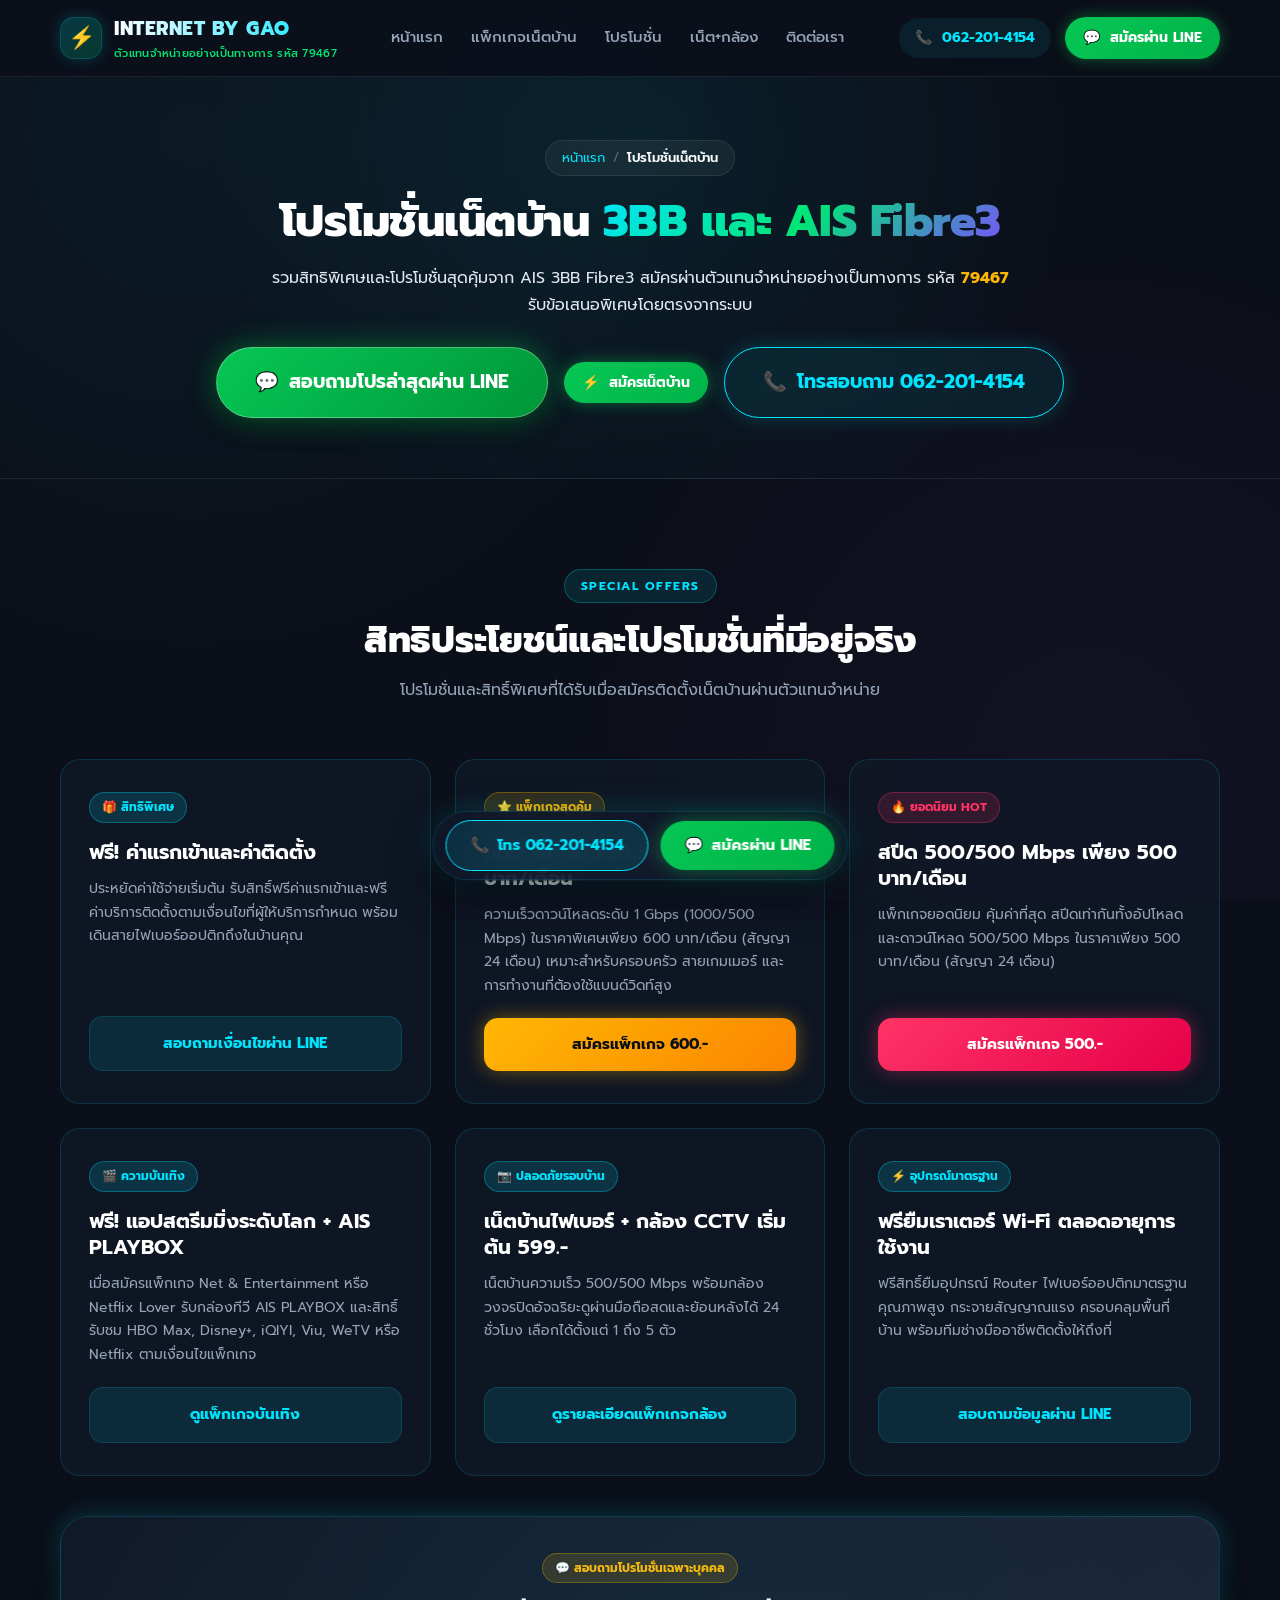
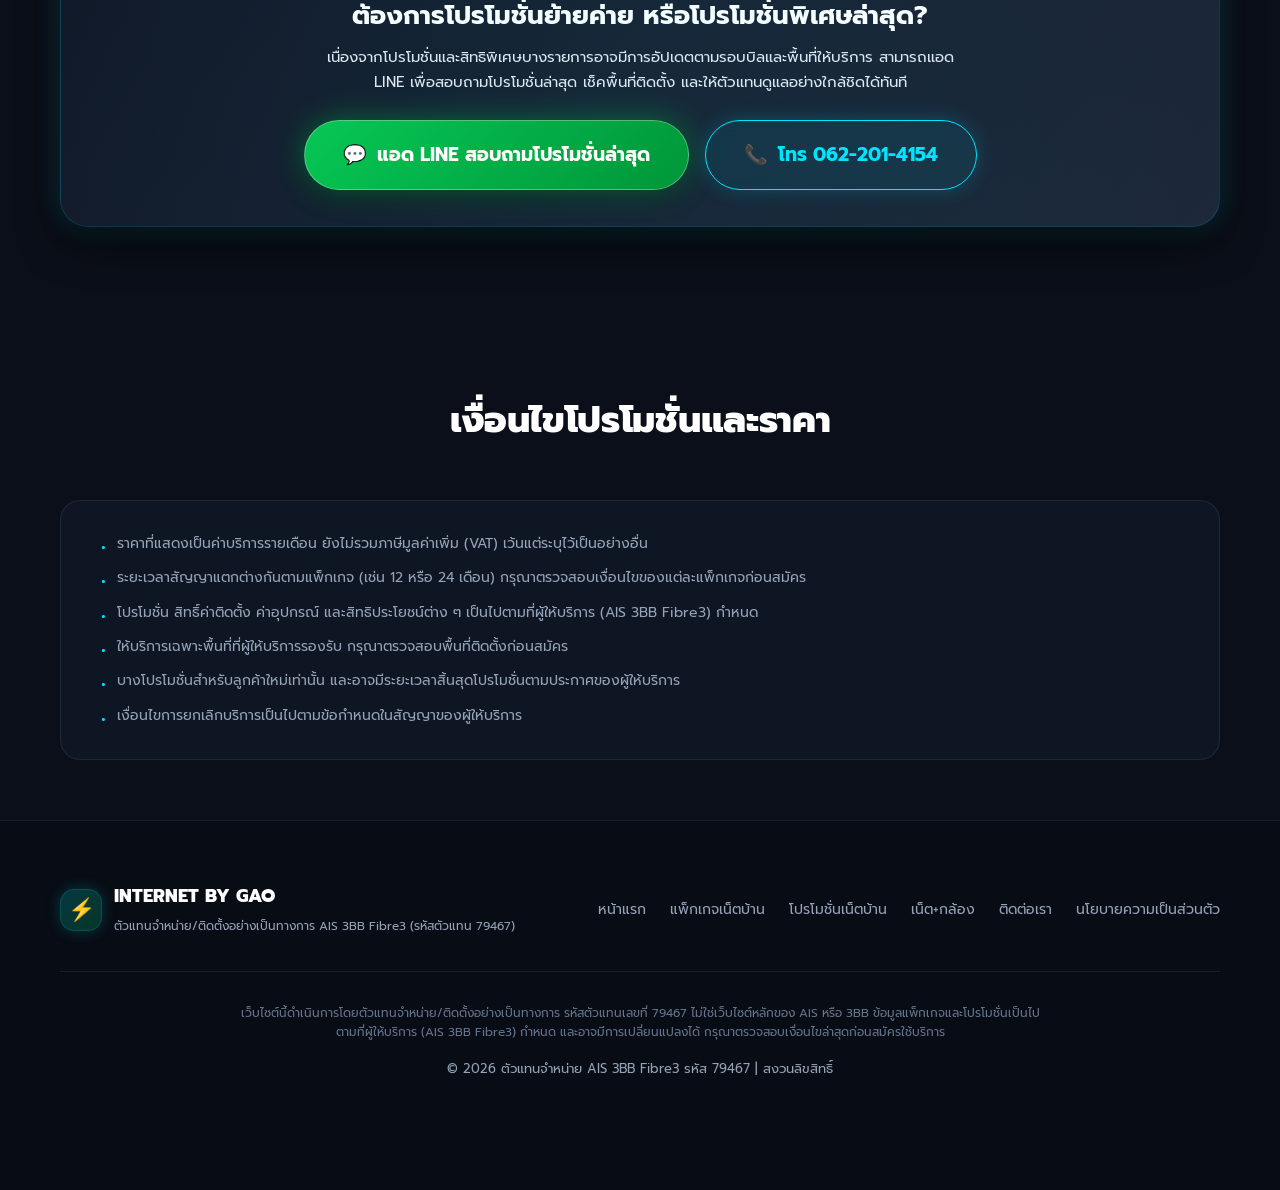
<file: promotion.html>
<!DOCTYPE html>
<html lang="th">

<head>
  <meta charset="UTF-8">
  <meta name="viewport" content="width=device-width, initial-scale=1.0">
  <meta http-equiv="X-UA-Compatible" content="IE=edge">

  <!-- SEO Meta Tags -->
  <title>โปรโมชั่นเน็ตบ้าน 3BB และ AIS | สิงข่าน อินเทอร์เน็ต</title>
  <meta name="description" content="อัปเดตโปรโมชั่นเน็ตบ้าน 3BB และ AIS Fibre3 ล่าสุด ฟรีค่าติดตั้ง ยืมอุปกรณ์ฟรี สิทธิพิเศษแพ็กเกจสุดคุ้ม สอบถามโปรโมชั่นและสิทธิพิเศษล่าสุดผ่าน LINE หรือโทร 062-201-4154">
  <meta name="keywords" content="โปรโมชั่นเน็ตบ้าน, โปรเน็ตบ้าน AIS, โปรเน็ตบ้าน 3BB, เน็ตบ้านฟรีค่าติดตั้ง, ส่วนลดเน็ตบ้าน, AIS 3BB Fibre3, สิงข่าน อินเทอร์เน็ต">
  <meta name="robots" content="index, follow">
  <meta name="author" content="ตัวแทนจำหน่าย AIS 3BB Fibre3 รหัส 79467 (ศฤงคาร พุทธรักษา)">
  <link rel="canonical" href="https://singkhaninternet.xyz/promotion">

  <!-- Open Graph / Social Sharing -->
  <meta property="og:type" content="website">
  <meta property="og:url" content="https://singkhaninternet.xyz/promotion">
  <meta property="og:title" content="โปรโมชั่นเน็ตบ้าน 3BB และ AIS | สิงข่าน อินเทอร์เน็ต">
  <meta property="og:description" content="อัปเดตโปรโมชั่นเน็ตบ้าน AIS 3BB Fibre3 ฟรีค่าติดตั้ง ยืมอุปกรณ์ฟรี สอบถามโปรโมชั่นล่าสุดผ่าน LINE หรือโทร 062-201-4154">
  <meta property="og:image" content="https://singkhaninternet.xyz/hero-bg.jpg">

  <!-- Twitter Card -->
  <meta name="twitter:card" content="summary_large_image">
  <meta name="twitter:title" content="โปรโมชั่นเน็ตบ้าน 3BB และ AIS | สิงข่าน อินเทอร์เน็ต">
  <meta name="twitter:description" content="อัปเดตโปรโมชั่นเน็ตบ้าน AIS 3BB Fibre3 ฟรีค่าติดตั้ง สอบถามผ่าน LINE หรือโทร 062-201-4154">
  <meta name="twitter:image" content="https://singkhaninternet.xyz/hero-bg.jpg">

  <!-- Google Fonts: Prompt & Inter -->
  <link rel="preconnect" href="https://fonts.googleapis.com">
  <link rel="preconnect" href="https://fonts.gstatic.com" crossorigin>
  <link href="https://fonts.googleapis.com/css2?family=Inter:wght@400;600;700;800&family=Prompt:wght@300;400;500;600;700;800&display=swap" rel="stylesheet">

  <!-- Stylesheet -->
  <link rel="stylesheet" href="style.css">

  <!-- Favicon -->
  <link rel="icon" href="data:image/svg+xml,<svg xmlns='http://www.w3.org/2000/svg' viewBox='0 0 100 100'><text y='.9em' font-size='90'>⚡</text></svg>">

  <!-- Google tag (gtag.js) -->
  <script async src="https://www.googletagmanager.com/gtag/js?id=AW-18393127491"></script>
  <script>
    window.dataLayer = window.dataLayer || [];
    function gtag(){dataLayer.push(arguments);}
    gtag('js', new Date());

    gtag('config', 'AW-18393127491');
  </script>
</head>

<body>

  <!-- ===== NAVBAR ===== -->
  <header>
    <nav class="navbar" id="navbar" aria-label="แถบนำทางหลัก">
      <div class="container nav-container">
        <a href="index.html" class="nav-logo" aria-label="หน้าแรก INTERNET BY GAO">
          <div class="logo-icon-wrap">⚡</div>
          <div class="logo-text">
            <span class="logo-main">INTERNET BY GAO</span>
            <span class="logo-sub">ตัวแทนจำหน่ายอย่างเป็นทางการ รหัส 79467</span>
          </div>
        </a>

        <div class="nav-links" id="navLinks">
          <a href="index.html" class="nav-link">หน้าแรก</a>
          <a href="packages" class="nav-link">แพ็กเกจเน็ตบ้าน</a>
          <a href="promotion" class="nav-link active">โปรโมชั่น</a>
          <a href="cctv" class="nav-link">เน็ต+กล้อง</a>
          <a href="contact" class="nav-link">ติดต่อเรา</a>
        </div>

        <div class="nav-actions">
          <a href="tel:0622014154" 
             class="btn btn-nav-call" 
             data-conversion="phone_click" 
             data-conversion-label="nav_call"
             aria-label="โทรสอบถาม 062-201-4154">
            <span>📞</span> 062-201-4154
          </a>
          <a href="https://line.me/ti/p/fxpsLGpZHG" 
             target="_blank" 
             rel="noopener" 
             class="btn btn-nav-line" 
             data-conversion="line_click" 
             data-conversion-label="nav_line"
             aria-label="สมัครผ่าน LINE">
            <span>💬</span> สมัครผ่าน LINE
          </a>
          <button class="hamburger" id="hamburger" aria-label="เปิดเมนูนำทาง" aria-expanded="false">
            <span></span><span></span><span></span>
          </button>
        </div>
      </div>
    </nav>
  </header>

  <!-- ===== MOBILE MENU ===== -->
  <div class="mobile-menu" id="mobileMenu" aria-label="เมนูบนมือถือ">
    <a href="index.html" class="mobile-link">🏠 หน้าแรก</a>
    <a href="packages" class="mobile-link">🌐 แพ็กเกจเน็ตบ้าน</a>
    <a href="promotion" class="mobile-link">🎁 โปรโมชั่นเน็ตบ้าน</a>
    <a href="cctv" class="mobile-link">📷 เน็ต + กล้องวงจรปิด</a>
    <a href="contact" class="mobile-link">👤 ติดต่อตัวแทน</a>
    <div class="mobile-contact">
      <a href="tel:0622014154" 
         class="btn btn-call-mobile" 
         data-conversion="phone_click" 
         data-conversion-label="mobile_menu_phone">
        <span>📞</span> โทร 062-201-4154
      </a>
      <a href="https://line.me/ti/p/fxpsLGpZHG" 
         target="_blank" 
         rel="noopener" 
         class="btn btn-line-mobile" 
         data-conversion="line_click" 
         data-conversion-label="mobile_menu_line">
        <span>💬</span> สมัครผ่าน LINE เลย
      </a>
    </div>
  </div>

  <main>
    <!-- ===== SUBPAGE HERO ===== -->
    <section class="subpage-hero">
      <div class="container">
        <nav class="breadcrumb" aria-label="Breadcrumb">
          <a href="index.html">หน้าแรก</a>
          <span class="breadcrumb-sep">/</span>
          <span class="breadcrumb-current">โปรโมชั่นเน็ตบ้าน</span>
        </nav>
        <h1 class="hero-title">
          โปรโมชั่นเน็ตบ้าน <span class="text-gradient">3BB และ AIS Fibre3</span>
        </h1>
        <p class="hero-desc">
          รวมสิทธิพิเศษและโปรโมชั่นสุดคุ้มจาก AIS 3BB Fibre3 สมัครผ่านตัวแทนจำหน่ายอย่างเป็นทางการ รหัส <strong>79467</strong> รับข้อเสนอพิเศษโดยตรงจากระบบ
        </p>

        <!-- CTA Buttons -->
        <div class="cta-button-group">
          <a href="https://line.me/ti/p/fxpsLGpZHG" 
             target="_blank" 
             rel="noopener" 
             class="btn btn-primary-lg" 
             data-conversion="line_click" 
             data-conversion-label="promo_hero_line_inquire">
            <span>💬</span> สอบถามโปรล่าสุดผ่าน LINE
          </a>
          <a href="https://line.me/ti/p/fxpsLGpZHG" 
             target="_blank" 
             rel="noopener" 
             class="btn btn-nav-line" 
             data-conversion="signup_click" 
             data-conversion-label="promo_hero_signup">
            <span>⚡</span> สมัครเน็ตบ้าน
          </a>
          <a href="tel:0622014154" 
             class="btn btn-outline-lg" 
             data-conversion="phone_click" 
             data-conversion-label="promo_hero_phone">
            <span>📞</span> โทรสอบถาม 062-201-4154
          </a>
        </div>
      </div>
    </section>

    <!-- ===== PROMOTIONS GRID ===== -->
    <section class="section">
      <div class="container">
        <div class="section-header">
          <span class="section-tag">Special Offers</span>
          <h2 class="section-title">สิทธิประโยชน์และโปรโมชั่นที่มีอยู่จริง</h2>
          <p class="section-desc">โปรโมชั่นและสิทธิ์พิเศษที่ได้รับเมื่อสมัครติดตั้งเน็ตบ้านผ่านตัวแทนจำหน่าย</p>
        </div>

        <div class="promo-grid">

          <!-- Promo 1: ฟรีค่าแรกเข้าและค่าติดตั้ง -->
          <div class="promo-card">
            <span class="promo-tag">🎁 สิทธิพิเศษ</span>
            <h3 class="promo-title">ฟรี! ค่าแรกเข้าและค่าติดตั้ง</h3>
            <p class="promo-desc">
              ประหยัดค่าใช้จ่ายเริ่มต้น รับสิทธิ์ฟรีค่าแรกเข้าและฟรีค่าบริการติดตั้งตามเงื่อนไขที่ผู้ให้บริการกำหนด พร้อมเดินสายไฟเบอร์ออปติกถึงในบ้านคุณ
            </p>
            <a href="https://line.me/ti/p/fxpsLGpZHG" 
               target="_blank" 
               rel="noopener" 
               class="btn btn-card" 
               data-conversion="line_click" 
               data-conversion-label="promo_free_install">
              สอบถามเงื่อนไขผ่าน LINE
            </a>
          </div>

          <!-- Promo 2: แพ็กเกจสุดคุ้ม 1Gbps 600 บาท -->
          <div class="promo-card">
            <span class="promo-tag promo-tag-gold">⭐ แพ็กเกจสุดคุ้ม</span>
            <h3 class="promo-title">สปีด 1000/500 Mbps เพียง 600 บาท/เดือน</h3>
            <p class="promo-desc">
              ความเร็วดาวน์โหลดระดับ 1 Gbps (1000/500 Mbps) ในราคาพิเศษเพียง 600 บาท/เดือน (สัญญา 24 เดือน) เหมาะสำหรับครอบครัว สายเกมเมอร์ และการทำงานที่ต้องใช้แบนด์วิดท์สูง
            </p>
            <a href="https://line.me/ti/p/fxpsLGpZHG" 
               target="_blank" 
               rel="noopener" 
               class="btn btn-card btn-best" 
               data-conversion="signup_click" 
               data-conversion-label="promo_pkg_600_best">
              สมัครแพ็กเกจ 600.-
            </a>
          </div>

          <!-- Promo 3: ยอดนิยม 500/500M 500 บาท -->
          <div class="promo-card">
            <span class="promo-tag promo-tag-hot">🔥 ยอดนิยม HOT</span>
            <h3 class="promo-title">สปีด 500/500 Mbps เพียง 500 บาท/เดือน</h3>
            <p class="promo-desc">
              แพ็กเกจยอดนิยม คุ้มค่าที่สุด สปีดเท่ากันทั้งอัปโหลดและดาวน์โหลด 500/500 Mbps ในราคาเพียง 500 บาท/เดือน (สัญญา 24 เดือน)
            </p>
            <a href="https://line.me/ti/p/fxpsLGpZHG" 
               target="_blank" 
               rel="noopener" 
               class="btn btn-card btn-hot" 
               data-conversion="signup_click" 
               data-conversion-label="promo_pkg_500_hot">
              สมัครแพ็กเกจ 500.-
            </a>
          </div>

          <!-- Promo 4: ฟรีสตรีมมิ่งความบันเทิงระดับโลก -->
          <div class="promo-card">
            <span class="promo-tag">🎬 ความบันเทิง</span>
            <h3 class="promo-title">ฟรี! แอปสตรีมมิ่งระดับโลก + AIS PLAYBOX</h3>
            <p class="promo-desc">
              เมื่อสมัครแพ็กเกจ Net &amp; Entertainment หรือ Netflix Lover รับกล่องทีวี AIS PLAYBOX และสิทธิ์รับชม HBO Max, Disney+, iQIYI, Viu, WeTV หรือ Netflix ตามเงื่อนไขแพ็กเกจ
            </p>
            <a href="https://line.me/ti/p/fxpsLGpZHG" 
               target="_blank" 
               rel="noopener" 
               class="btn btn-card" 
               data-conversion="signup_click" 
               data-conversion-label="promo_streaming">
              ดูแพ็กเกจบันเทิง
            </a>
          </div>

          <!-- Promo 5: เน็ตบ้านพร้อมกล้องวงจรปิด -->
          <div class="promo-card">
            <span class="promo-tag">📷 ปลอดภัยรอบบ้าน</span>
            <h3 class="promo-title">เน็ตบ้านไฟเบอร์ + กล้อง CCTV เริ่มต้น 599.-</h3>
            <p class="promo-desc">
              เน็ตบ้านความเร็ว 500/500 Mbps พร้อมกล้องวงจรปิดอัจฉริยะดูผ่านมือถือสดและย้อนหลังได้ 24 ชั่วโมง เลือกได้ตั้งแต่ 1 ถึง 5 ตัว
            </p>
            <a href="cctv" 
               class="btn btn-card" 
               data-conversion="signup_click" 
               data-conversion-label="promo_cctv_link">
              ดูรายละเอียดแพ็กเกจกล้อง
            </a>
          </div>

          <!-- Promo 6: ฟรีสิทธิ์ยืมอุปกรณ์เราเตอร์คุณภาพสูง -->
          <div class="promo-card">
            <span class="promo-tag">⚡ อุปกรณ์มาตรฐาน</span>
            <h3 class="promo-title">ฟรียืมเราเตอร์ Wi-Fi ตลอดอายุการใช้งาน</h3>
            <p class="promo-desc">
              ฟรีสิทธิ์ยืมอุปกรณ์ Router ไฟเบอร์ออปติกมาตรฐานคุณภาพสูง กระจายสัญญาณแรง ครอบคลุมพื้นที่บ้าน พร้อมทีมช่างมืออาชีพติดตั้งให้ถึงที่
            </p>
            <a href="https://line.me/ti/p/fxpsLGpZHG" 
               target="_blank" 
               rel="noopener" 
               class="btn btn-card" 
               data-conversion="line_click" 
               data-conversion-label="promo_router">
              สอบถามข้อมูลผ่าน LINE
            </a>
          </div>

        </div>

        <!-- LINE INQUIRY HIGHLIGHT BOX -->
        <div class="cta-box" style="margin-top: 20px;">
          <span class="promo-tag promo-tag-gold" style="margin: 0 auto 16px;">💬 สอบถามโปรโมชั่นเฉพาะบุคคล</span>
          <h3>ต้องการโปรโมชั่นย้ายค่าย หรือโปรโมชั่นพิเศษล่าสุด?</h3>
          <p>
            เนื่องจากโปรโมชั่นและสิทธิพิเศษบางรายการอาจมีการอัปเดตตามรอบบิลและพื้นที่ให้บริการ สามารถแอด LINE เพื่อสอบถามโปรโมชั่นล่าสุด เช็คพื้นที่ติดตั้ง และให้ตัวแทนดูแลอย่างใกล้ชิดได้ทันที
          </p>
          <div class="cta-button-group">
            <a href="https://line.me/ti/p/fxpsLGpZHG" 
               target="_blank" 
               rel="noopener" 
               class="btn btn-primary-lg" 
               data-conversion="line_click" 
               data-conversion-label="promo_custom_line">
              <span>💬</span> แอด LINE สอบถามโปรโมชั่นล่าสุด
            </a>
            <a href="tel:0622014154" 
               class="btn btn-outline-lg" 
               data-conversion="phone_click" 
               data-conversion-label="promo_custom_phone">
              <span>📞</span> โทร 062-201-4154
            </a>
          </div>
        </div>

      </div>
    </section>

    <!-- ===== TERMS & CONDITIONS ===== -->
    <section class="section section-terms" id="terms">
      <div class="container">
        <div class="section-header">
          <h2 class="section-title">เงื่อนไขโปรโมชั่นและราคา</h2>
        </div>
        <div class="terms-content">
          <div class="terms-card">
            <ul class="terms-list">
              <li>ราคาที่แสดงเป็นค่าบริการรายเดือน ยังไม่รวมภาษีมูลค่าเพิ่ม (VAT) เว้นแต่ระบุไว้เป็นอย่างอื่น</li>
              <li>ระยะเวลาสัญญาแตกต่างกันตามแพ็กเกจ (เช่น 12 หรือ 24 เดือน) กรุณาตรวจสอบเงื่อนไขของแต่ละแพ็กเกจก่อนสมัคร</li>
              <li>โปรโมชั่น สิทธิ์ค่าติดตั้ง ค่าอุปกรณ์ และสิทธิประโยชน์ต่าง ๆ เป็นไปตามที่ผู้ให้บริการ (AIS 3BB Fibre3) กำหนด</li>
              <li>ให้บริการเฉพาะพื้นที่ที่ผู้ให้บริการรองรับ กรุณาตรวจสอบพื้นที่ติดตั้งก่อนสมัคร</li>
              <li>บางโปรโมชั่นสำหรับลูกค้าใหม่เท่านั้น และอาจมีระยะเวลาสิ้นสุดโปรโมชั่นตามประกาศของผู้ให้บริการ</li>
              <li>เงื่อนไขการยกเลิกบริการเป็นไปตามข้อกำหนดในสัญญาของผู้ให้บริการ</li>
            </ul>
          </div>
        </div>
      </div>
    </section>
  </main>

  <!-- ===== FOOTER ===== -->
  <footer class="footer">
    <div class="container">
      <div class="footer-top">
        <div class="footer-brand">
          <div class="logo-icon-wrap">⚡</div>
          <div>
            <span class="footer-brand-name">INTERNET BY GAO</span>
            <span class="footer-brand-sub">ตัวแทนจำหน่าย/ติดตั้งอย่างเป็นทางการ AIS 3BB Fibre3 (รหัสตัวแทน 79467)</span>
          </div>
        </div>
        <div class="footer-links">
          <a href="index.html">หน้าแรก</a>
          <a href="packages">แพ็กเกจเน็ตบ้าน</a>
          <a href="promotion">โปรโมชั่นเน็ตบ้าน</a>
          <a href="cctv">เน็ต+กล้อง</a>
          <a href="contact">ติดต่อเรา</a>
          <a href="privacy-policy.html">นโยบายความเป็นส่วนตัว</a>
        </div>
      </div>
      <div class="footer-bottom">
        <p class="footer-disclaimer">
          เว็บไซต์นี้ดำเนินการโดยตัวแทนจำหน่าย/ติดตั้งอย่างเป็นทางการ รหัสตัวแทนเลขที่ 79467 ไม่ใช่เว็บไซต์หลักของ AIS หรือ 3BB
          ข้อมูลแพ็กเกจและโปรโมชั่นเป็นไปตามที่ผู้ให้บริการ (AIS 3BB Fibre3) กำหนด และอาจมีการเปลี่ยนแปลงได้ กรุณาตรวจสอบเงื่อนไขล่าสุดก่อนสมัครใช้บริการ
        </p>
        <p class="footer-copyright">
          &copy; 2026 ตัวแทนจำหน่าย AIS 3BB Fibre3 รหัส 79467 | สงวนลิขสิทธิ์
        </p>
      </div>
    </div>
  </footer>

  <!-- ===== FLOATING CTA (BOTTOM BAR) ===== -->
  <div class="floating-cta" aria-label="แถบติดต่อด่วน">
    <a href="tel:0622014154" 
       class="float-btn float-call" 
       data-conversion="phone_click" 
       data-conversion-label="floating_bar_phone" 
       aria-label="โทรสมัครเน็ตบ้าน 062-201-4154">
      <span>📞</span> โทร 062-201-4154
    </a>
    <a href="https://line.me/ti/p/fxpsLGpZHG" 
       target="_blank" 
       rel="noopener" 
       class="float-btn float-line" 
       data-conversion="line_click" 
       data-conversion-label="floating_bar_line" 
       aria-label="สมัครเน็ตบ้านผ่าน LINE">
      <span>💬</span> สมัครผ่าน LINE
    </a>
  </div>

  <!-- ===== BACK TO TOP ===== -->
  <button class="back-to-top" id="backToTop" aria-label="กลับสู่ด้านบนของหน้าเว็บ">↑</button>

  <!-- Script -->
  <script src="script.js"></script>
</body>

</html>
</file>
<file: style.css>
/* ==========================================================================
   INTERNET BY GAO - Modern Cyber & Electronic Theme
   Authorized AIS 3BB Fibre3 Dealer (Agent ID: 79467)
   ========================================================================== */

/* ===== CSS CUSTOM PROPERTIES ===== */
:root {
  /* Dark Electronic Cyber Palette */
  --bg-main: #0B0F19;
  --bg-card: rgba(17, 24, 39, 0.75);
  --bg-card-hover: rgba(24, 33, 53, 0.9);
  --bg-card-solid: #111827;
  --bg-surface: #151D2F;
  --bg-surface-elevated: #1E293B;
  --bg-nav: rgba(11, 15, 25, 0.85);

  /* Cyber & Tech Accents */
  --neon-green: #00E676;
  --neon-green-glow: rgba(0, 230, 118, 0.4);
  --neon-cyan: #00E5FF;
  --neon-cyan-glow: rgba(0, 229, 255, 0.4);
  --neon-purple: #9D4EDD;
  --neon-purple-glow: rgba(157, 78, 221, 0.4);
  --neon-magenta: #FF007F;
  --neon-gold: #FFB703;
  --neon-blue: #2979FF;
  --ais-green: #00C853;

  /* Text Colors */
  --text-primary: #FFFFFF;
  --text-secondary: #E2E8F0;
  --text-muted: #94A3B8;
  --text-dim: #64748B;
  --text-accent: #00E5FF;

  /* Functional & Brand Colors */
  --line-color: #06C755;
  --line-hover: #05B34C;
  --line-glow: rgba(6, 199, 85, 0.45);
  --call-color: #00E5FF;
  --call-hover: #00B4D8;
  --call-glow: rgba(0, 229, 255, 0.45);
  --fb-blue: #1877F2;
  --netflix-red: #E50914;
  --hot-red: #FF3366;
  --best-gold: #FFB703;

  /* Borders & Dividers */
  --border-subtle: rgba(255, 255, 255, 0.08);
  --border-card: rgba(0, 229, 255, 0.15);
  --border-hover: rgba(0, 229, 255, 0.5);
  --border-hot: rgba(255, 51, 102, 0.5);
  --border-gold: rgba(255, 183, 3, 0.5);

  /* Shadows & Glows */
  --shadow-sm: 0 4px 12px rgba(0, 0, 0, 0.3);
  --shadow-md: 0 8px 24px rgba(0, 0, 0, 0.4);
  --shadow-lg: 0 16px 40px rgba(0, 0, 0, 0.6);
  --glow-cyan: 0 0 25px rgba(0, 229, 255, 0.25);
  --glow-green: 0 0 25px rgba(0, 230, 118, 0.3);
  --glow-hot: 0 0 30px rgba(255, 51, 102, 0.3);
  --glow-gold: 0 0 30px rgba(255, 183, 3, 0.3);

  /* Radius */
  --radius-sm: 8px;
  --radius-md: 14px;
  --radius-lg: 20px;
  --radius-xl: 28px;
  --radius-full: 9999px;

  /* Transitions */
  --ease-out: cubic-bezier(0.16, 1, 0.3, 1);
  --transition-fast: 0.2s var(--ease-out);
  --transition-medium: 0.35s var(--ease-out);
  --transition-slow: 0.6s var(--ease-out);

  /* Typography */
  --font-main: 'Prompt', 'Noto Sans Thai', 'Inter', -apple-system, BlinkMacSystemFont, sans-serif;
}

/* ===== RESET & BASE ===== */
*,
*::before,
*::after {
  margin: 0;
  padding: 0;
  box-sizing: border-box;
}

html {
  scroll-behavior: smooth;
  scroll-padding-top: 85px;
}

body {
  font-family: var(--font-main);
  background-color: var(--bg-main);
  color: var(--text-secondary);
  line-height: 1.7;
  overflow-x: hidden;
  -webkit-font-smoothing: antialiased;
  -moz-osx-font-smoothing: grayscale;
  background-image: 
    radial-gradient(circle at 15% 15%, rgba(0, 229, 255, 0.05) 0%, transparent 40%),
    radial-gradient(circle at 85% 85%, rgba(157, 78, 221, 0.05) 0%, transparent 40%);
  background-attachment: fixed;
}

a {
  text-decoration: none;
  color: inherit;
  transition: all var(--transition-fast);
}

ul {
  list-style: none;
}

img {
  max-width: 100%;
  height: auto;
  display: block;
}

/* Accessibility Focus States */
a:focus-visible,
button:focus-visible {
  outline: 2px solid var(--neon-cyan);
  outline-offset: 3px;
}

/* ===== LAYOUT & CONTAINER ===== */
.container {
  width: 100%;
  max-width: 1200px;
  margin: 0 auto;
  padding: 0 20px;
}

/* ===== TYPOGRAPHY & HEADINGS ===== */
h1, h2, h3, h4, h5, h6 {
  color: var(--text-primary);
  line-height: 1.3;
  font-weight: 700;
}

.text-gradient {
  background: linear-gradient(135deg, #00E5FF 0%, #00E676 50%, #7C4DFF 100%);
  -webkit-background-clip: text;
  -webkit-text-fill-color: transparent;
}

.text-gradient-gold {
  background: linear-gradient(135deg, #FFB703 0%, #FB8500 100%);
  -webkit-background-clip: text;
  -webkit-text-fill-color: transparent;
}

/* ===== NAVBAR ===== */
.navbar {
  position: fixed;
  top: 0;
  left: 0;
  width: 100%;
  z-index: 1000;
  background: var(--bg-nav);
  backdrop-filter: blur(16px);
  -webkit-backdrop-filter: blur(16px);
  border-bottom: 1px solid var(--border-subtle);
  transition: all var(--transition-medium);
}

.navbar.scrolled {
  background: rgba(11, 15, 25, 0.95);
  box-shadow: var(--shadow-md), 0 1px 0 rgba(0, 229, 255, 0.1);
  border-bottom-color: rgba(0, 229, 255, 0.2);
}

.nav-container {
  display: flex;
  align-items: center;
  justify-content: space-between;
  height: 76px;
}

.nav-logo {
  display: flex;
  align-items: center;
  gap: 12px;
  text-decoration: none;
}

.logo-icon-wrap {
  width: 42px;
  height: 42px;
  border-radius: var(--radius-md);
  background: linear-gradient(135deg, rgba(0, 229, 255, 0.2), rgba(0, 230, 118, 0.2));
  border: 1px solid var(--border-card);
  display: flex;
  align-items: center;
  justify-content: center;
  font-size: 22px;
  box-shadow: 0 0 15px rgba(0, 229, 255, 0.2);
  transition: transform var(--transition-fast);
}

.nav-logo:hover .logo-icon-wrap {
  transform: scale(1.08) rotate(5deg);
  border-color: var(--neon-cyan);
}

.logo-text {
  display: flex;
  flex-direction: column;
}

.logo-main {
  font-size: 19px;
  font-weight: 800;
  letter-spacing: 0.5px;
  color: var(--text-primary);
  background: linear-gradient(90deg, #FFFFFF 0%, #00E5FF 100%);
  -webkit-background-clip: text;
  -webkit-text-fill-color: transparent;
}

.logo-sub {
  font-size: 11px;
  color: var(--neon-green);
  font-weight: 500;
  letter-spacing: 0.3px;
}

.nav-links {
  display: flex;
  align-items: center;
  gap: 28px;
}

.nav-link {
  font-size: 15px;
  font-weight: 500;
  color: var(--text-muted);
  position: relative;
  padding: 6px 0;
  transition: color var(--transition-fast);
}

.nav-link::after {
  content: '';
  position: absolute;
  bottom: 0;
  left: 0;
  width: 0;
  height: 2px;
  background: linear-gradient(90deg, var(--neon-cyan), var(--neon-green));
  border-radius: 2px;
  transition: width var(--transition-fast);
}

.nav-link:hover,
.nav-link.active {
  color: var(--text-primary);
}

.nav-link:hover::after,
.nav-link.active::after {
  width: 100%;
}

.nav-actions {
  display: flex;
  align-items: center;
  gap: 14px;
}

/* Nav CTA Buttons */
.btn-nav-line {
  display: inline-flex;
  align-items: center;
  gap: 8px;
  padding: 9px 18px;
  border-radius: var(--radius-full);
  background: linear-gradient(135deg, #06C755 0%, #00B348 100%);
  color: #FFFFFF;
  font-size: 14px;
  font-weight: 600;
  box-shadow: 0 0 15px var(--line-glow);
  border: 1px solid rgba(255, 255, 255, 0.2);
}

.btn-nav-line:hover {
  transform: translateY(-2px);
  box-shadow: 0 4px 20px var(--line-glow);
  color: #FFFFFF;
}

.btn-nav-call {
  display: inline-flex;
  align-items: center;
  gap: 8px;
  padding: 8px 16px;
  border-radius: var(--radius-full);
  background: rgba(0, 229, 255, 0.08);
  border: 1px solid var(--border-card);
  color: var(--neon-cyan);
  font-size: 14px;
  font-weight: 600;
}

.btn-nav-call:hover {
  background: rgba(0, 229, 255, 0.18);
  border-color: var(--neon-cyan);
  box-shadow: 0 0 15px var(--call-glow);
}

/* Hamburger Menu Button */
.hamburger {
  display: none;
  flex-direction: column;
  justify-content: center;
  gap: 5px;
  width: 40px;
  height: 40px;
  background: rgba(255, 255, 255, 0.05);
  border: 1px solid var(--border-subtle);
  border-radius: var(--radius-sm);
  cursor: pointer;
  padding: 8px;
}

.hamburger span {
  width: 100%;
  height: 2px;
  background: var(--text-primary);
  border-radius: 2px;
  transition: all var(--transition-fast);
}

.hamburger.active span:nth-child(1) {
  transform: rotate(45deg) translate(5px, 5px);
}

.hamburger.active span:nth-child(2) {
  opacity: 0;
}

.hamburger.active span:nth-child(3) {
  transform: rotate(-45deg) translate(5px, -5px);
}

/* Mobile Menu Dropdown */
.mobile-menu {
  display: none;
  position: fixed;
  top: 76px;
  left: 0;
  width: 100%;
  background: rgba(11, 15, 25, 0.98);
  backdrop-filter: blur(20px);
  border-bottom: 1px solid var(--border-card);
  padding: 24px 20px 32px;
  flex-direction: column;
  gap: 16px;
  z-index: 999;
  box-shadow: var(--shadow-lg);
  transform: translateY(-10px);
  opacity: 0;
  transition: all var(--transition-medium);
  pointer-events: none;
}

.mobile-menu.active {
  transform: translateY(0);
  opacity: 1;
  pointer-events: auto;
  display: flex;
}

.mobile-link {
  font-size: 16px;
  font-weight: 500;
  color: var(--text-secondary);
  padding: 12px 16px;
  border-radius: var(--radius-md);
  background: rgba(255, 255, 255, 0.02);
  border: 1px solid var(--border-subtle);
  display: flex;
  align-items: center;
  justify-content: space-between;
}

.mobile-link:hover,
.mobile-link:active {
  color: var(--neon-cyan);
  background: rgba(0, 229, 255, 0.08);
  border-color: var(--border-card);
}

.mobile-contact {
  display: flex;
  flex-direction: column;
  gap: 12px;
  margin-top: 12px;
  padding-top: 16px;
  border-top: 1px solid var(--border-subtle);
}

.btn-call-mobile,
.btn-line-mobile {
  display: flex;
  align-items: center;
  justify-content: center;
  gap: 10px;
  padding: 14px;
  border-radius: var(--radius-md);
  font-size: 16px;
  font-weight: 600;
  text-align: center;
}

.btn-call-mobile {
  background: rgba(0, 229, 255, 0.1);
  border: 1px solid var(--neon-cyan);
  color: var(--neon-cyan);
}

.btn-line-mobile {
  background: linear-gradient(135deg, #06C755, #00A33C);
  color: #FFFFFF;
  box-shadow: 0 0 20px var(--line-glow);
}

/* ===== HERO SECTION ===== */
.hero {
  position: relative;
  padding: 150px 0 100px;
  overflow: hidden;
  background: 
    linear-gradient(180deg, rgba(11, 15, 25, 0.72) 0%, rgba(11, 15, 25, 0.96) 100%),
    url('hero-bg.jpg') center/cover no-repeat;
  border-bottom: 1px solid var(--border-subtle);
}

.hero-bg-shapes {
  position: absolute;
  top: 0;
  left: 0;
  width: 100%;
  height: 100%;
  pointer-events: none;
  z-index: 1;
}

.shape {
  position: absolute;
  border-radius: 50%;
  filter: blur(90px);
  opacity: 0.35;
}

.shape-1 {
  top: 10%;
  left: -5%;
  width: 450px;
  height: 450px;
  background: radial-gradient(circle, #00E5FF 0%, transparent 70%);
}

.shape-2 {
  bottom: 5%;
  right: -5%;
  width: 500px;
  height: 500px;
  background: radial-gradient(circle, #9D4EDD 0%, transparent 70%);
}

.shape-3 {
  top: 40%;
  right: 25%;
  width: 350px;
  height: 350px;
  background: radial-gradient(circle, #00E676 0%, transparent 70%);
  opacity: 0.2;
}

.hero-content {
  position: relative;
  z-index: 2;
  text-align: center;
  max-width: 880px;
  margin: 0 auto;
}

.hero-badge {
  display: inline-flex;
  align-items: center;
  gap: 10px;
  padding: 8px 20px;
  border-radius: var(--radius-full);
  background: rgba(0, 229, 255, 0.08);
  border: 1px solid rgba(0, 229, 255, 0.3);
  box-shadow: 0 0 20px rgba(0, 229, 255, 0.15);
  font-size: 14px;
  font-weight: 600;
  color: var(--neon-cyan);
  margin-bottom: 24px;
  backdrop-filter: blur(8px);
}

.badge-dot {
  width: 8px;
  height: 8px;
  border-radius: 50%;
  background: var(--neon-green);
  box-shadow: 0 0 10px var(--neon-green);
  animation: pulse-dot 1.8s infinite;
}

@keyframes pulse-dot {
  0% { transform: scale(0.9); opacity: 0.7; }
  50% { transform: scale(1.3); opacity: 1; box-shadow: 0 0 14px var(--neon-green); }
  100% { transform: scale(0.9); opacity: 0.7; }
}

.hero-title {
  font-size: 52px;
  font-weight: 800;
  line-height: 1.2;
  margin-bottom: 20px;
  letter-spacing: -0.5px;
}

.hero-highlight {
  display: inline-block;
  background: linear-gradient(135deg, #00E5FF 0%, #00E676 50%, #B388FF 100%);
  -webkit-background-clip: text;
  -webkit-text-fill-color: transparent;
  filter: drop-shadow(0 0 25px rgba(0, 229, 255, 0.35));
}

.hero-desc {
  font-size: 19px;
  color: var(--text-secondary);
  line-height: 1.7;
  margin-bottom: 36px;
}

.hero-desc strong {
  color: var(--neon-gold);
  font-weight: 700;
}

/* Hero Stats Bar */
.hero-stats {
  display: inline-flex;
  align-items: center;
  justify-content: center;
  gap: 32px;
  background: rgba(17, 24, 39, 0.85);
  backdrop-filter: blur(16px);
  padding: 16px 36px;
  border-radius: var(--radius-xl);
  border: 1px solid var(--border-card);
  box-shadow: var(--shadow-md), 0 0 20px rgba(0, 229, 255, 0.1);
  margin-bottom: 40px;
}

.stat-item {
  display: flex;
  flex-direction: column;
  align-items: center;
}

.stat-number {
  font-size: 26px;
  font-weight: 800;
  color: var(--neon-cyan);
  line-height: 1.2;
}

.stat-label {
  font-size: 13px;
  color: var(--text-muted);
  font-weight: 500;
}

.stat-divider {
  width: 1px;
  height: 36px;
  background: var(--border-subtle);
}

/* Primary Hero CTAs */
.hero-cta {
  display: flex;
  align-items: center;
  justify-content: center;
  gap: 20px;
  margin-bottom: 24px;
}

.btn {
  display: inline-flex;
  align-items: center;
  justify-content: center;
  gap: 10px;
  font-family: var(--font-main);
  font-weight: 700;
  text-decoration: none;
  cursor: pointer;
  border: none;
  outline: none;
  transition: all var(--transition-medium);
  position: relative;
  overflow: hidden;
}

.btn-primary-lg {
  padding: 18px 38px;
  border-radius: var(--radius-full);
  background: linear-gradient(135deg, #06C755 0%, #009639 100%);
  color: #FFFFFF;
  font-size: 19px;
  box-shadow: 0 0 30px var(--line-glow), var(--shadow-md);
  border: 1px solid rgba(255, 255, 255, 0.3);
}

.btn-primary-lg:hover {
  transform: translateY(-3px) scale(1.02);
  box-shadow: 0 8px 35px rgba(6, 199, 85, 0.6);
  color: #FFFFFF;
}

.btn-outline-lg {
  padding: 18px 38px;
  border-radius: var(--radius-full);
  background: rgba(0, 229, 255, 0.08);
  color: var(--neon-cyan);
  font-size: 19px;
  border: 1.5px solid var(--neon-cyan);
  box-shadow: 0 0 20px rgba(0, 229, 255, 0.2);
  backdrop-filter: blur(8px);
}

.btn-outline-lg:hover {
  background: rgba(0, 229, 255, 0.2);
  transform: translateY(-3px) scale(1.02);
  box-shadow: 0 0 35px var(--call-glow);
  color: #FFFFFF;
}

.hero-disclaimer {
  font-size: 12px;
  color: var(--text-dim);
  line-height: 1.6;
}

/* ===== TRUST / VALUE PROPOSITION SECTION ===== */
.trust-section {
  padding: 40px 0;
  position: relative;
  z-index: 2;
  margin-top: -30px;
}

.trust-grid {
  display: grid;
  grid-template-columns: repeat(4, 1fr);
  gap: 20px;
}

.trust-item {
  background: var(--bg-card);
  backdrop-filter: blur(14px);
  padding: 24px 20px;
  border-radius: var(--radius-lg);
  border: 1px solid var(--border-subtle);
  text-align: center;
  transition: all var(--transition-medium);
}

.trust-item:hover {
  transform: translateY(-5px);
  border-color: var(--border-card);
  box-shadow: var(--glow-cyan);
  background: var(--bg-card-hover);
}

.trust-icon {
  font-size: 32px;
  margin-bottom: 12px;
  display: inline-block;
  filter: drop-shadow(0 0 10px rgba(0, 229, 255, 0.3));
}

.trust-item h3 {
  font-size: 16px;
  font-weight: 700;
  margin-bottom: 6px;
  color: var(--text-primary);
}

.trust-item p {
  font-size: 13px;
  color: var(--text-muted);
  line-height: 1.5;
}

/* ===== SECTION HEADER ===== */
.section {
  padding: 90px 0;
  position: relative;
}

.section-alt {
  background: rgba(15, 23, 42, 0.6);
  border-top: 1px solid var(--border-subtle);
  border-bottom: 1px solid var(--border-subtle);
}

.section-header {
  text-align: center;
  max-width: 700px;
  margin: 0 auto 56px;
}

.section-tag {
  display: inline-block;
  font-size: 12px;
  font-weight: 700;
  letter-spacing: 1.5px;
  text-transform: uppercase;
  color: var(--neon-cyan);
  background: rgba(0, 229, 255, 0.1);
  padding: 6px 16px;
  border-radius: var(--radius-full);
  border: 1px solid rgba(0, 229, 255, 0.25);
  margin-bottom: 14px;
}

.tag-netflix {
  color: #FF4D4D;
  background: rgba(229, 9, 20, 0.12);
  border-color: rgba(229, 9, 20, 0.3);
}

.section-title {
  font-size: 36px;
  font-weight: 800;
  margin-bottom: 14px;
  letter-spacing: -0.3px;
}

.section-desc {
  font-size: 16px;
  color: var(--text-muted);
  line-height: 1.6;
}

/* ===== PACKAGES GRID & CARDS ===== */
.packages-grid {
  display: grid;
  grid-template-columns: repeat(auto-fit, minmax(320px, 1fr));
  gap: 28px;
}

.package-card {
  background: var(--bg-card);
  backdrop-filter: blur(16px);
  border-radius: var(--radius-xl);
  border: 1px solid var(--border-subtle);
  padding: 0;
  display: flex;
  flex-direction: column;
  position: relative;
  overflow: hidden;
  transition: all var(--transition-medium);
  box-shadow: var(--shadow-sm);
}

.package-card::before {
  content: '';
  position: absolute;
  top: 0;
  left: 0;
  right: 0;
  height: 3px;
  background: linear-gradient(90deg, var(--neon-cyan), var(--neon-green));
  opacity: 0.3;
  transition: opacity var(--transition-fast);
}

.package-card:hover {
  transform: translateY(-8px);
  border-color: var(--border-card);
  box-shadow: var(--shadow-lg), var(--glow-cyan);
  background: var(--bg-card-hover);
}

.package-card:hover::before {
  opacity: 1;
}

/* Card Badges */
.card-badge {
  position: absolute;
  top: 18px;
  right: 18px;
  padding: 6px 14px;
  border-radius: var(--radius-full);
  font-size: 12px;
  font-weight: 800;
  letter-spacing: 0.5px;
  text-transform: uppercase;
  z-index: 5;
}

.card-hot .card-badge {
  background: linear-gradient(135deg, #FF3366, #FF6B8B);
  color: #FFFFFF;
  box-shadow: 0 0 15px rgba(255, 51, 102, 0.5);
}

.card-best .card-badge,
.badge-best {
  background: linear-gradient(135deg, #FFB703, #FB8500);
  color: #0B0F19;
  box-shadow: 0 0 15px rgba(255, 183, 3, 0.5);
  font-weight: 800;
}

/* Card Header */
.card-header {
  padding: 32px 28px 24px;
  border-bottom: 1px solid var(--border-subtle);
  background: rgba(255, 255, 255, 0.015);
}

.speed-badge {
  display: inline-block;
  font-size: 18px;
  font-weight: 800;
  color: var(--neon-cyan);
  background: rgba(0, 229, 255, 0.1);
  padding: 6px 16px;
  border-radius: var(--radius-md);
  border: 1px solid rgba(0, 229, 255, 0.2);
  margin-bottom: 18px;
}

.speed-fast {
  color: var(--neon-green);
  background: rgba(0, 230, 118, 0.1);
  border-color: rgba(0, 230, 118, 0.25);
}

.speed-ultra {
  color: #FFD600;
  background: rgba(255, 214, 0, 0.12);
  border-color: rgba(255, 214, 0, 0.3);
}

.cctv-badge,
.ent-badge,
.netflix-badge {
  display: inline-flex;
  align-items: center;
  gap: 6px;
  font-size: 13px;
  font-weight: 700;
  padding: 5px 12px;
  border-radius: var(--radius-sm);
  margin-bottom: 12px;
  background: rgba(255, 255, 255, 0.05);
  border: 1px solid var(--border-subtle);
}

.cctv-badge {
  color: var(--neon-cyan);
  border-color: rgba(0, 229, 255, 0.3);
}

.ent-badge {
  color: var(--neon-purple);
  border-color: rgba(157, 78, 221, 0.3);
}

.netflix-badge {
  color: #FF5252;
  border-color: rgba(229, 9, 20, 0.3);
  background: rgba(229, 9, 20, 0.08);
}

/* Price Block */
.price-block {
  display: flex;
  align-items: baseline;
  gap: 8px;
  margin-bottom: 4px;
}

.price-amount {
  font-size: 44px;
  font-weight: 800;
  color: var(--text-primary);
  line-height: 1;
  letter-spacing: -1px;
}

.price-unit {
  font-size: 15px;
  color: var(--text-muted);
  font-weight: 500;
}

.price-vat {
  display: block;
  font-size: 12px;
  color: var(--text-dim);
  margin-top: 4px;
}

/* Card Body */
.card-body {
  padding: 28px;
  display: flex;
  flex-direction: column;
  flex-grow: 1;
  justify-content: space-between;
}

.feature-list {
  display: flex;
  flex-direction: column;
  gap: 14px;
  margin-bottom: 28px;
}

.feature-list li {
  display: flex;
  align-items: flex-start;
  gap: 10px;
  font-size: 14px;
  color: var(--text-secondary);
  line-height: 1.5;
}

.check {
  display: inline-flex;
  align-items: center;
  justify-content: center;
  width: 20px;
  height: 20px;
  border-radius: 50%;
  background: rgba(0, 230, 118, 0.15);
  color: var(--neon-green);
  font-size: 12px;
  font-weight: 800;
  flex-shrink: 0;
}

/* Card CTA Button */
.btn-card {
  width: 100%;
  padding: 14px 20px;
  border-radius: var(--radius-md);
  background: rgba(0, 229, 255, 0.1);
  color: var(--neon-cyan);
  border: 1px solid var(--border-card);
  font-size: 15px;
  font-weight: 700;
  text-align: center;
}

.btn-card:hover {
  background: var(--neon-cyan);
  color: #0B0F19;
  box-shadow: var(--glow-cyan);
  transform: translateY(-2px);
}

.btn-hot {
  background: linear-gradient(135deg, #FF3366, #E60049);
  color: #FFFFFF;
  border: none;
  box-shadow: 0 0 20px rgba(255, 51, 102, 0.4);
}

.btn-hot:hover {
  background: linear-gradient(135deg, #FF4D7D, #FF1A5E);
  color: #FFFFFF;
  box-shadow: 0 0 30px rgba(255, 51, 102, 0.7);
  transform: translateY(-2px);
}

.btn-best {
  background: linear-gradient(135deg, #FFB703, #FB8500);
  color: #0B0F19;
  border: none;
  box-shadow: 0 0 20px rgba(255, 183, 3, 0.4);
}

.btn-best:hover {
  background: linear-gradient(135deg, #FFC72C, #FFA000);
  color: #0B0F19;
  box-shadow: 0 0 30px rgba(255, 183, 3, 0.7);
  transform: translateY(-2px);
}

/* Card Accent variations */
.card-hot {
  border-color: var(--border-hot);
}

.card-best {
  border-color: var(--border-gold);
}

/* ===== HOME FibreLAN SECTION ===== */
.fibrelan-group {
  background: var(--bg-card);
  backdrop-filter: blur(16px);
  border: 1px solid var(--border-subtle);
  border-radius: var(--radius-xl);
  padding: 36px 32px;
  margin-bottom: 36px;
}

.fibrelan-max {
  border-color: rgba(0, 229, 255, 0.3);
  background: rgba(17, 24, 39, 0.85);
  box-shadow: 0 0 30px rgba(0, 229, 255, 0.08);
}

.fibrelan-title {
  display: flex;
  align-items: center;
  flex-wrap: wrap;
  gap: 14px;
  font-size: 22px;
  font-weight: 800;
  margin-bottom: 28px;
  padding-bottom: 18px;
  border-bottom: 1px solid var(--border-subtle);
}

.fibrelan-icon {
  font-size: 26px;
}

.fibrelan-speed {
  font-size: 14px;
  font-weight: 600;
  color: var(--neon-cyan);
  background: rgba(0, 229, 255, 0.1);
  padding: 4px 12px;
  border-radius: var(--radius-full);
}

.speed-ultra-text {
  color: #FFD600;
  background: rgba(255, 214, 0, 0.12);
}

.fibrelan-grid {
  display: grid;
  grid-template-columns: repeat(4, 1fr);
  gap: 20px;
}

.fibrelan-card {
  background: rgba(255, 255, 255, 0.02);
  border: 1px solid var(--border-subtle);
  border-radius: var(--radius-lg);
  padding: 24px 20px;
  text-align: center;
  display: flex;
  flex-direction: column;
  gap: 14px;
  transition: all var(--transition-medium);
}

.fibrelan-card:hover {
  transform: translateY(-5px);
  border-color: var(--border-card);
  background: rgba(0, 229, 255, 0.04);
  box-shadow: var(--glow-cyan);
}

.fibrelan-card-max:hover {
  border-color: rgba(255, 214, 0, 0.4);
  box-shadow: 0 0 25px rgba(255, 214, 0, 0.2);
}

.room-count {
  font-size: 22px;
  font-weight: 800;
  color: var(--text-primary);
}

.room-count span {
  font-size: 14px;
  font-weight: 500;
  color: var(--text-muted);
}

.fibrelan-price {
  font-size: 13px;
  color: var(--text-muted);
}

.fibrelan-price span {
  font-size: 26px;
  font-weight: 800;
  color: var(--neon-cyan);
}

.fibrelan-card-max .fibrelan-price span {
  color: #FFD600;
}

.btn-fibrelan,
.btn-fibrelan-max {
  padding: 10px 16px;
  border-radius: var(--radius-md);
  font-size: 14px;
  font-weight: 700;
  background: rgba(0, 229, 255, 0.1);
  color: var(--neon-cyan);
  border: 1px solid var(--border-card);
}

.btn-fibrelan:hover {
  background: var(--neon-cyan);
  color: #0B0F19;
  box-shadow: var(--glow-cyan);
}

.btn-fibrelan-max {
  background: rgba(255, 214, 0, 0.1);
  color: #FFD600;
  border-color: rgba(255, 214, 0, 0.3);
}

.btn-fibrelan-max:hover {
  background: #FFD600;
  color: #0B0F19;
  box-shadow: 0 0 20px rgba(255, 214, 0, 0.4);
}

/* ===== TERMS SECTION ===== */
.section-terms {
  padding: 60px 0;
}

.terms-card {
  background: var(--bg-card);
  backdrop-filter: blur(14px);
  border: 1px solid var(--border-subtle);
  border-radius: var(--radius-lg);
  padding: 32px;
}

.terms-list {
  display: flex;
  flex-direction: column;
  gap: 12px;
}

.terms-list li {
  position: relative;
  padding-left: 24px;
  font-size: 14px;
  color: var(--text-muted);
  line-height: 1.6;
}

.terms-list li::before {
  content: '•';
  position: absolute;
  left: 8px;
  color: var(--neon-cyan);
  font-size: 18px;
}

/* ===== CONTACT SECTION ===== */
.section-contact {
  padding: 90px 0;
  background: linear-gradient(180deg, transparent 0%, rgba(15, 23, 42, 0.8) 100%);
}

.contact-grid {
  display: grid;
  grid-template-columns: 1.2fr 1fr;
  gap: 32px;
}

.contact-card {
  background: var(--bg-card);
  backdrop-filter: blur(16px);
  border: 1px solid var(--border-subtle);
  border-radius: var(--radius-xl);
  padding: 40px 36px;
}

.contact-card h3 {
  font-size: 22px;
  font-weight: 800;
  margin-bottom: 28px;
  padding-bottom: 16px;
  border-bottom: 1px solid var(--border-subtle);
  color: var(--text-primary);
}

.contact-info-block {
  display: flex;
  flex-direction: column;
  gap: 20px;
  margin-bottom: 32px;
}

.contact-row {
  display: flex;
  align-items: center;
  gap: 16px;
}

.contact-icon {
  width: 44px;
  height: 44px;
  border-radius: var(--radius-md);
  background: rgba(0, 229, 255, 0.08);
  border: 1px solid var(--border-card);
  display: flex;
  align-items: center;
  justify-content: center;
  font-size: 20px;
  flex-shrink: 0;
}

.contact-label {
  display: block;
  font-size: 12px;
  color: var(--text-dim);
  font-weight: 500;
  text-transform: uppercase;
  letter-spacing: 0.5px;
}

.contact-value {
  font-size: 16px;
  font-weight: 700;
  color: var(--text-primary);
}

.contact-link {
  color: var(--neon-cyan);
}

.contact-link:hover {
  text-decoration: underline;
}

.contact-buttons {
  display: grid;
  grid-template-columns: repeat(3, 1fr);
  gap: 12px;
}

.btn-contact-call,
.btn-contact-line,
.btn-contact-fb {
  padding: 12px 16px;
  border-radius: var(--radius-md);
  font-size: 14px;
  font-weight: 700;
  text-align: center;
  display: flex;
  align-items: center;
  justify-content: center;
  gap: 8px;
}

.btn-contact-call {
  background: rgba(0, 229, 255, 0.1);
  color: var(--neon-cyan);
  border: 1px solid var(--border-card);
}

.btn-contact-call:hover {
  background: var(--neon-cyan);
  color: #0B0F19;
  box-shadow: var(--glow-cyan);
}

.btn-contact-line {
  background: linear-gradient(135deg, #06C755, #00A33C);
  color: #FFFFFF;
  box-shadow: 0 0 15px var(--line-glow);
}

.btn-contact-line:hover {
  box-shadow: 0 0 25px var(--line-glow);
  transform: translateY(-2px);
}

.btn-contact-fb {
  background: rgba(24, 119, 242, 0.15);
  color: #4C9AFF;
  border: 1px solid rgba(24, 119, 242, 0.3);
}

.btn-contact-fb:hover {
  background: #1877F2;
  color: #FFFFFF;
  box-shadow: 0 0 20px rgba(24, 119, 242, 0.4);
}

.provider-info {
  margin-bottom: 24px;
}

.provider-name {
  font-size: 20px;
  font-weight: 800;
  color: var(--neon-green);
  margin-bottom: 4px;
}

.provider-company {
  font-size: 15px;
  color: var(--text-secondary);
  margin-bottom: 12px;
}

.provider-address {
  font-size: 14px;
  color: var(--text-muted);
  line-height: 1.6;
}

.disclaimer-box {
  background: rgba(255, 255, 255, 0.02);
  border-left: 3px solid var(--neon-cyan);
  padding: 16px;
  border-radius: 0 var(--radius-sm) var(--radius-sm) 0;
}

.disclaimer-box p {
  font-size: 12px;
  color: var(--text-dim);
  line-height: 1.6;
}

/* ===== FOOTER ===== */
.footer {
  background: #080C14;
  border-top: 1px solid var(--border-subtle);
  padding: 60px 0 110px; /* bottom padding ensures floating CTA doesn't cover footer info */
}

.footer-top {
  display: flex;
  align-items: center;
  justify-content: space-between;
  padding-bottom: 32px;
  border-bottom: 1px solid var(--border-subtle);
  margin-bottom: 32px;
  flex-wrap: wrap;
  gap: 20px;
}

.footer-brand {
  display: flex;
  align-items: center;
  gap: 12px;
}

.footer-brand-name {
  display: block;
  font-size: 18px;
  font-weight: 800;
  color: var(--text-primary);
}

.footer-brand-sub {
  font-size: 12px;
  color: var(--text-muted);
}

.footer-links {
  display: flex;
  align-items: center;
  gap: 24px;
  flex-wrap: wrap;
}

.footer-links a {
  font-size: 14px;
  color: var(--text-muted);
}

.footer-links a:hover {
  color: var(--neon-cyan);
}

.footer-bottom {
  text-align: center;
  max-width: 800px;
  margin: 0 auto;
}

.footer-disclaimer {
  font-size: 12px;
  color: var(--text-dim);
  line-height: 1.6;
  margin-bottom: 16px;
}

.footer-copyright {
  font-size: 13px;
  color: var(--text-muted);
}

/* ===== FLOATING CTA (BOTTOM BAR) ===== */
.floating-cta {
  position: fixed;
  bottom: 20px;
  left: 50%;
  transform: translateX(-50%);
  display: flex;
  align-items: center;
  gap: 12px;
  background: rgba(15, 23, 42, 0.88);
  backdrop-filter: blur(20px);
  -webkit-backdrop-filter: blur(20px);
  padding: 8px 12px;
  border-radius: var(--radius-full);
  border: 1px solid var(--border-card);
  box-shadow: var(--shadow-lg), 0 0 30px rgba(0, 229, 255, 0.2);
  z-index: 990;
}

.float-btn {
  display: inline-flex;
  align-items: center;
  gap: 8px;
  padding: 12px 24px;
  border-radius: var(--radius-full);
  font-size: 15px;
  font-weight: 700;
  text-decoration: none;
  white-space: nowrap;
  transition: all var(--transition-fast);
}

.float-call {
  background: rgba(0, 229, 255, 0.12);
  border: 1px solid var(--neon-cyan);
  color: var(--neon-cyan);
}

.float-call:hover {
  background: var(--neon-cyan);
  color: #0B0F19;
  box-shadow: var(--glow-cyan);
}

.float-line {
  background: linear-gradient(135deg, #06C755 0%, #00B348 100%);
  color: #FFFFFF;
  box-shadow: 0 0 20px var(--line-glow);
}

.float-line:hover {
  transform: scale(1.04);
  box-shadow: 0 0 30px var(--line-glow);
  color: #FFFFFF;
}

/* ===== BACK TO TOP ===== */
.back-to-top {
  position: fixed;
  bottom: 24px;
  right: 24px;
  width: 46px;
  height: 46px;
  border-radius: 50%;
  background: var(--bg-surface-elevated);
  border: 1px solid var(--border-card);
  color: var(--neon-cyan);
  font-size: 20px;
  font-weight: 800;
  cursor: pointer;
  display: flex;
  align-items: center;
  justify-content: center;
  z-index: 980;
  opacity: 0;
  visibility: hidden;
  transform: translateY(10px);
  transition: all var(--transition-medium);
}

.back-to-top.visible {
  opacity: 1;
  visibility: visible;
  transform: translateY(0);
}

.back-to-top:hover {
  background: var(--neon-cyan);
  color: #0B0F19;
  box-shadow: var(--glow-cyan);
}

/* ===== SCROLL REVEAL ANIMATIONS ===== */
.animate-on-scroll {
  opacity: 0;
  transform: translateY(30px);
  transition: opacity 0.7s var(--ease-out), transform 0.7s var(--ease-out);
}

.animate-on-scroll.visible {
  opacity: 1;
  transform: translateY(0);
}

/* ===== RESPONSIVE STYLES ===== */
@media (max-width: 1024px) {
  .trust-grid {
    grid-template-columns: repeat(2, 1fr);
  }
  .fibrelan-grid {
    grid-template-columns: repeat(2, 1fr);
  }
}

@media (max-width: 768px) {
  .nav-links,
  .nav-actions .btn-nav-call,
  .nav-actions .btn-nav-line {
    display: none;
  }

  .hamburger {
    display: flex;
  }

  .hero {
    padding: 120px 0 70px;
  }

  .hero-title {
    font-size: 34px;
  }

  .hero-desc {
    font-size: 16px;
  }

  .hero-stats {
    flex-direction: column;
    gap: 16px;
    padding: 20px;
    width: 100%;
  }

  .stat-divider {
    width: 100%;
    height: 1px;
  }

  .hero-cta {
    flex-direction: column;
    width: 100%;
  }

  .btn-primary-lg,
  .btn-outline-lg {
    width: 100%;
    padding: 16px 24px;
    font-size: 17px;
  }

  .trust-grid {
    grid-template-columns: 1fr;
    gap: 14px;
  }

  .packages-grid {
    grid-template-columns: 1fr;
  }

  .fibrelan-grid {
    grid-template-columns: 1fr;
  }

  .contact-grid {
    grid-template-columns: 1fr;
  }

  .contact-buttons {
    grid-template-columns: 1fr;
  }

  .footer-top {
    flex-direction: column;
    align-items: flex-start;
    gap: 24px;
  }

  .footer-links {
    flex-direction: column;
    align-items: flex-start;
    gap: 12px;
  }

  .floating-cta {
    width: calc(100% - 32px);
    bottom: 16px;
    padding: 6px 8px;
  }

  .float-btn {
    flex: 1;
    padding: 12px 14px;
    font-size: 14px;
    justify-content: center;
  }

  .back-to-top {
    display: none; /* Hide on mobile so it doesn't conflict with floating bar */
  }
}

/* ===== SUBPAGE SPECIFIC STYLES ===== */
.subpage-hero {
  padding: 140px 0 60px;
  text-align: center;
  position: relative;
  background: radial-gradient(circle at 50% 30%, rgba(0, 229, 255, 0.08) 0%, transparent 60%);
  border-bottom: 1px solid var(--border-subtle);
}

.subpage-hero .hero-title {
  font-size: clamp(28px, 4vw, 44px);
  margin-bottom: 16px;
}

.subpage-hero .hero-desc {
  max-width: 760px;
  margin: 0 auto 28px;
  font-size: 16px;
  color: var(--text-secondary);
}

.breadcrumb {
  display: inline-flex;
  align-items: center;
  gap: 8px;
  background: rgba(255, 255, 255, 0.05);
  padding: 6px 16px;
  border-radius: var(--radius-full);
  font-size: 13px;
  color: var(--text-muted);
  margin-bottom: 20px;
  border: 1px solid var(--border-subtle);
}

.breadcrumb a {
  color: var(--neon-cyan);
  display: inline-flex;
  align-items: center;
  gap: 4px;
}

.breadcrumb a:hover {
  color: var(--neon-green);
}

.breadcrumb-sep {
  opacity: 0.5;
}

.breadcrumb-current {
  color: var(--text-primary);
  font-weight: 600;
}

/* Page CTA Ribbon / Box */
.cta-box {
  background: linear-gradient(135deg, rgba(17, 24, 39, 0.95), rgba(30, 41, 59, 0.95));
  border: 1px solid var(--border-card);
  border-radius: var(--radius-xl);
  padding: 36px 32px;
  text-align: center;
  margin: 60px 0 20px;
  box-shadow: var(--shadow-lg), var(--glow-cyan);
  position: relative;
  overflow: hidden;
}

.cta-box::before {
  content: '';
  position: absolute;
  top: -50%;
  left: -50%;
  width: 200%;
  height: 200%;
  background: radial-gradient(circle, rgba(0, 229, 255, 0.05) 0%, transparent 60%);
  pointer-events: none;
}

.cta-box h3 {
  font-size: 26px;
  color: var(--text-primary);
  margin-bottom: 12px;
}

.cta-box p {
  color: var(--text-secondary);
  font-size: 15px;
  max-width: 650px;
  margin: 0 auto 24px;
}

.cta-button-group {
  display: flex;
  justify-content: center;
  align-items: center;
  gap: 16px;
  flex-wrap: wrap;
}

/* Promo Specific Styles */
.promo-grid {
  display: grid;
  grid-template-columns: repeat(auto-fit, minmax(320px, 1fr));
  gap: 24px;
  margin-bottom: 40px;
}

.promo-card {
  background: var(--bg-card);
  border: 1px solid var(--border-card);
  border-radius: var(--radius-lg);
  padding: 32px 28px;
  position: relative;
  transition: all var(--transition-medium);
  display: flex;
  flex-direction: column;
}

.promo-card:hover {
  transform: translateY(-6px);
  border-color: var(--neon-cyan);
  box-shadow: var(--shadow-lg), var(--glow-cyan);
}

.promo-tag {
  display: inline-block;
  padding: 4px 12px;
  border-radius: var(--radius-full);
  font-size: 12px;
  font-weight: 700;
  background: rgba(0, 229, 255, 0.15);
  color: var(--neon-cyan);
  border: 1px solid rgba(0, 229, 255, 0.3);
  margin-bottom: 16px;
  align-self: flex-start;
}

.promo-tag-gold {
  background: rgba(255, 183, 3, 0.15);
  color: var(--neon-gold);
  border-color: rgba(255, 183, 3, 0.3);
}

.promo-tag-hot {
  background: rgba(255, 51, 102, 0.15);
  color: var(--hot-red);
  border-color: rgba(255, 51, 102, 0.3);
}

.promo-title {
  font-size: 20px;
  color: var(--text-primary);
  margin-bottom: 12px;
}

.promo-desc {
  font-size: 14px;
  color: var(--text-muted);
  line-height: 1.7;
  margin-bottom: 20px;
  flex-grow: 1;
}

/* CCTV Highlights */
.cctv-features-grid {
  display: grid;
  grid-template-columns: repeat(auto-fit, minmax(260px, 1fr));
  gap: 20px;
  margin: 30px 0 50px;
}

.cctv-feature-card {
  background: var(--bg-card);
  border: 1px solid var(--border-subtle);
  border-radius: var(--radius-md);
  padding: 24px;
  text-align: center;
}

.cctv-feature-icon {
  font-size: 36px;
  margin-bottom: 12px;
  display: inline-block;
}

.cctv-feature-card h4 {
  font-size: 17px;
  color: var(--text-primary);
  margin-bottom: 8px;
}

.cctv-feature-card p {
  font-size: 13px;
  color: var(--text-muted);
  line-height: 1.6;
}

@media (max-width: 768px) {
  .subpage-hero {
    padding: 110px 0 40px;
  }
  .cta-button-group {
    flex-direction: column;
    width: 100%;
  }
  .cta-button-group .btn {
    width: 100%;
  }
  .promo-grid {
    grid-template-columns: 1fr;
  }
}
</file>
